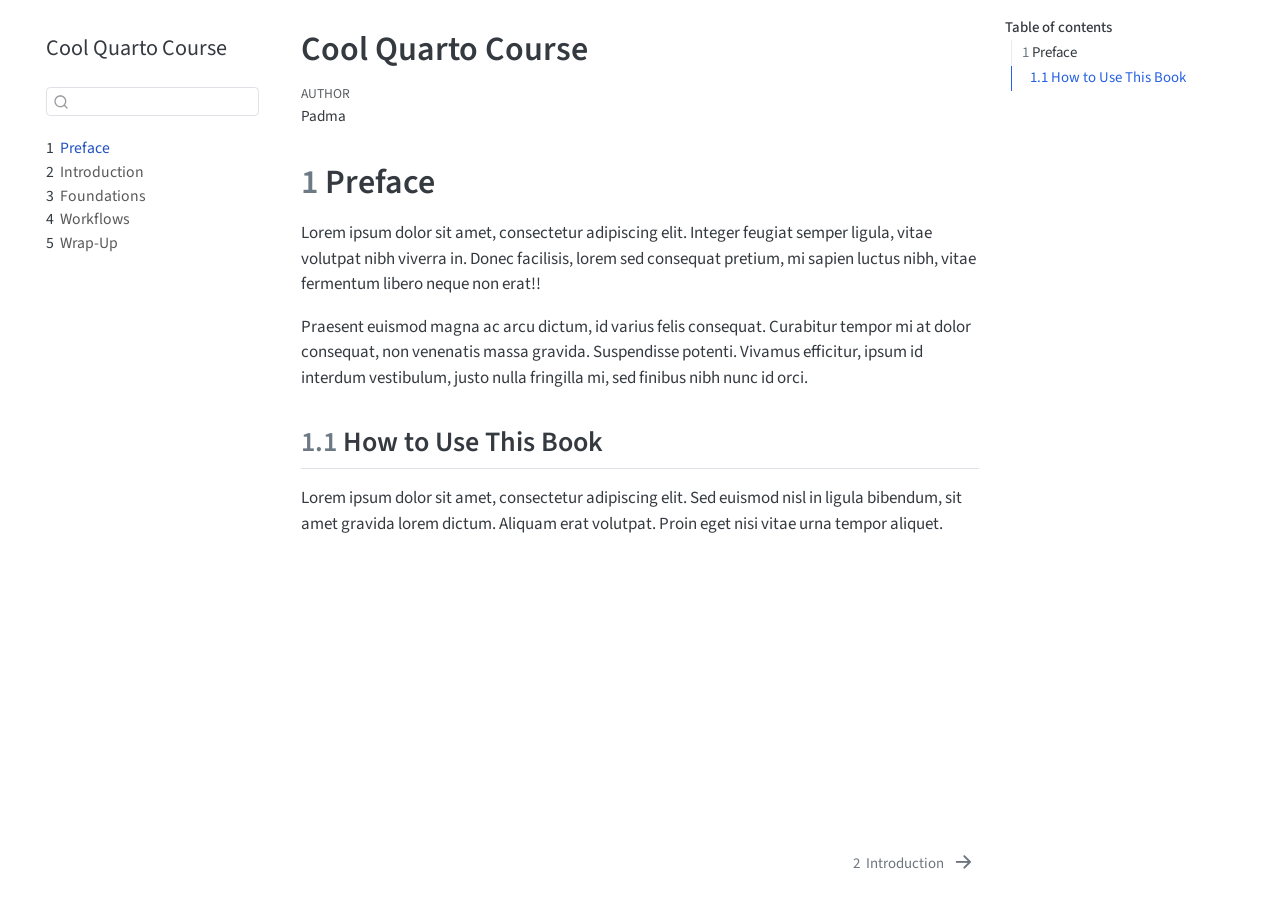
<file: docs/index.html>
<!DOCTYPE html>
<html xmlns="http://www.w3.org/1999/xhtml" lang="en" xml:lang="en"><head>

<meta charset="utf-8">
<meta name="generator" content="quarto-1.8.26">

<meta name="viewport" content="width=device-width, initial-scale=1.0, user-scalable=yes">

<meta name="author" content="Padma">

<title>Cool Quarto Course</title>
<style>
code{white-space: pre-wrap;}
span.smallcaps{font-variant: small-caps;}
div.columns{display: flex; gap: min(4vw, 1.5em);}
div.column{flex: auto; overflow-x: auto;}
div.hanging-indent{margin-left: 1.5em; text-indent: -1.5em;}
ul.task-list{list-style: none;}
ul.task-list li input[type="checkbox"] {
  width: 0.8em;
  margin: 0 0.8em 0.2em -1em; /* quarto-specific, see https://github.com/quarto-dev/quarto-cli/issues/4556 */ 
  vertical-align: middle;
}
</style>


<script src="site_libs/quarto-nav/quarto-nav.js"></script>
<script src="site_libs/quarto-nav/headroom.min.js"></script>
<script src="site_libs/clipboard/clipboard.min.js"></script>
<script src="site_libs/quarto-search/autocomplete.umd.js"></script>
<script src="site_libs/quarto-search/fuse.min.js"></script>
<script src="site_libs/quarto-search/quarto-search.js"></script>
<meta name="quarto:offset" content="./">
<link href="./introduction.html" rel="next">
<script src="site_libs/quarto-html/quarto.js" type="module"></script>
<script src="site_libs/quarto-html/tabsets/tabsets.js" type="module"></script>
<script src="site_libs/quarto-html/axe/axe-check.js" type="module"></script>
<script src="site_libs/quarto-html/popper.min.js"></script>
<script src="site_libs/quarto-html/tippy.umd.min.js"></script>
<script src="site_libs/quarto-html/anchor.min.js"></script>
<link href="site_libs/quarto-html/tippy.css" rel="stylesheet">
<link href="site_libs/quarto-html/quarto-syntax-highlighting-587c61ba64f3a5504c4d52d930310e48.css" rel="stylesheet" id="quarto-text-highlighting-styles">
<script src="site_libs/bootstrap/bootstrap.min.js"></script>
<link href="site_libs/bootstrap/bootstrap-icons.css" rel="stylesheet">
<link href="site_libs/bootstrap/bootstrap-23aac436fb4e878f9b8f2f0c7834cb3e.min.css" rel="stylesheet" append-hash="true" id="quarto-bootstrap" data-mode="light">
<script id="quarto-search-options" type="application/json">{
  "location": "sidebar",
  "copy-button": false,
  "collapse-after": 3,
  "panel-placement": "start",
  "type": "textbox",
  "limit": 50,
  "keyboard-shortcut": [
    "f",
    "/",
    "s"
  ],
  "show-item-context": false,
  "language": {
    "search-no-results-text": "No results",
    "search-matching-documents-text": "matching documents",
    "search-copy-link-title": "Copy link to search",
    "search-hide-matches-text": "Hide additional matches",
    "search-more-match-text": "more match in this document",
    "search-more-matches-text": "more matches in this document",
    "search-clear-button-title": "Clear",
    "search-text-placeholder": "",
    "search-detached-cancel-button-title": "Cancel",
    "search-submit-button-title": "Submit",
    "search-label": "Search"
  }
}</script>


</head>

<body class="nav-sidebar floating quarto-light">

<div id="quarto-search-results"></div>
  <header id="quarto-header" class="headroom fixed-top">
  <nav class="quarto-secondary-nav">
    <div class="container-fluid d-flex">
      <button type="button" class="quarto-btn-toggle btn" data-bs-toggle="collapse" role="button" data-bs-target=".quarto-sidebar-collapse-item" aria-controls="quarto-sidebar" aria-expanded="false" aria-label="Toggle sidebar navigation" onclick="if (window.quartoToggleHeadroom) { window.quartoToggleHeadroom(); }">
        <i class="bi bi-layout-text-sidebar-reverse"></i>
      </button>
        <nav class="quarto-page-breadcrumbs" aria-label="breadcrumb"><ol class="breadcrumb"><li class="breadcrumb-item"><a href="./index.html"><span class="chapter-number">1</span>&nbsp; <span class="chapter-title">Preface</span></a></li></ol></nav>
        <a class="flex-grow-1" role="navigation" data-bs-toggle="collapse" data-bs-target=".quarto-sidebar-collapse-item" aria-controls="quarto-sidebar" aria-expanded="false" aria-label="Toggle sidebar navigation" onclick="if (window.quartoToggleHeadroom) { window.quartoToggleHeadroom(); }">      
        </a>
      <button type="button" class="btn quarto-search-button" aria-label="Search" onclick="window.quartoOpenSearch();">
        <i class="bi bi-search"></i>
      </button>
    </div>
  </nav>
</header>
<!-- content -->
<div id="quarto-content" class="quarto-container page-columns page-rows-contents page-layout-article">
<!-- sidebar -->
  <nav id="quarto-sidebar" class="sidebar collapse collapse-horizontal quarto-sidebar-collapse-item sidebar-navigation floating overflow-auto">
    <div class="pt-lg-2 mt-2 text-left sidebar-header">
    <div class="sidebar-title mb-0 py-0">
      <a href="./">Cool Quarto Course</a> 
    </div>
      </div>
        <div class="mt-2 flex-shrink-0 align-items-center">
        <div class="sidebar-search">
        <div id="quarto-search" class="" title="Search"></div>
        </div>
        </div>
    <div class="sidebar-menu-container"> 
    <ul class="list-unstyled mt-1">
        <li class="sidebar-item">
  <div class="sidebar-item-container"> 
  <a href="./index.html" class="sidebar-item-text sidebar-link active">
 <span class="menu-text"><span class="chapter-number">1</span>&nbsp; <span class="chapter-title">Preface</span></span></a>
  </div>
</li>
        <li class="sidebar-item">
  <div class="sidebar-item-container"> 
  <a href="./introduction.html" class="sidebar-item-text sidebar-link">
 <span class="menu-text"><span class="chapter-number">2</span>&nbsp; <span class="chapter-title">Introduction</span></span></a>
  </div>
</li>
        <li class="sidebar-item">
  <div class="sidebar-item-container"> 
  <a href="./foundations.html" class="sidebar-item-text sidebar-link">
 <span class="menu-text"><span class="chapter-number">3</span>&nbsp; <span class="chapter-title">Foundations</span></span></a>
  </div>
</li>
        <li class="sidebar-item">
  <div class="sidebar-item-container"> 
  <a href="./workflows.html" class="sidebar-item-text sidebar-link">
 <span class="menu-text"><span class="chapter-number">4</span>&nbsp; <span class="chapter-title">Workflows</span></span></a>
  </div>
</li>
        <li class="sidebar-item">
  <div class="sidebar-item-container"> 
  <a href="./wrap-up.html" class="sidebar-item-text sidebar-link">
 <span class="menu-text"><span class="chapter-number">5</span>&nbsp; <span class="chapter-title">Wrap-Up</span></span></a>
  </div>
</li>
    </ul>
    </div>
</nav>
<div id="quarto-sidebar-glass" class="quarto-sidebar-collapse-item" data-bs-toggle="collapse" data-bs-target=".quarto-sidebar-collapse-item"></div>
<!-- margin-sidebar -->
    <div id="quarto-margin-sidebar" class="sidebar margin-sidebar">
        <nav id="TOC" role="doc-toc" class="toc-active">
    <h2 id="toc-title">Table of contents</h2>
   
  <ul>
  <li><a href="#preface" id="toc-preface" class="nav-link active" data-scroll-target="#preface"><span class="header-section-number">1</span> Preface</a>
  <ul class="collapse">
  <li><a href="#how-to-use-this-book" id="toc-how-to-use-this-book" class="nav-link" data-scroll-target="#how-to-use-this-book"><span class="header-section-number">1.1</span> How to Use This Book</a></li>
  </ul></li>
  </ul>
</nav>
    </div>
<!-- main -->
<main class="content" id="quarto-document-content">

<header id="title-block-header" class="quarto-title-block default">
<div class="quarto-title">
<h1 class="title">Cool Quarto Course</h1>
</div>



<div class="quarto-title-meta">

    <div>
    <div class="quarto-title-meta-heading">Author</div>
    <div class="quarto-title-meta-contents">
             <p>Padma </p>
          </div>
  </div>
    
  
    
  </div>
  


</header>


<section id="preface" class="level1" data-number="1">
<h1 data-number="1"><span class="header-section-number">1</span> Preface</h1>
<p>Lorem ipsum dolor sit amet, consectetur adipiscing elit. Integer feugiat semper ligula, vitae volutpat nibh viverra in. Donec facilisis, lorem sed consequat pretium, mi sapien luctus nibh, vitae fermentum libero neque non erat!!</p>
<p>Praesent euismod magna ac arcu dictum, id varius felis consequat. Curabitur tempor mi at dolor consequat, non venenatis massa gravida. Suspendisse potenti. Vivamus efficitur, ipsum id interdum vestibulum, justo nulla fringilla mi, sed finibus nibh nunc id orci.</p>
<section id="how-to-use-this-book" class="level2" data-number="1.1">
<h2 data-number="1.1" class="anchored" data-anchor-id="how-to-use-this-book"><span class="header-section-number">1.1</span> How to Use This Book</h2>
<p>Lorem ipsum dolor sit amet, consectetur adipiscing elit. Sed euismod nisl in ligula bibendum, sit amet gravida lorem dictum. Aliquam erat volutpat. Proin eget nisi vitae urna tempor aliquet.</p>


</section>
</section>

</main> <!-- /main -->
<script id="quarto-html-after-body" type="application/javascript">
  window.document.addEventListener("DOMContentLoaded", function (event) {
    const icon = "";
    const anchorJS = new window.AnchorJS();
    anchorJS.options = {
      placement: 'right',
      icon: icon
    };
    anchorJS.add('.anchored');
    const isCodeAnnotation = (el) => {
      for (const clz of el.classList) {
        if (clz.startsWith('code-annotation-')) {                     
          return true;
        }
      }
      return false;
    }
    const onCopySuccess = function(e) {
      // button target
      const button = e.trigger;
      // don't keep focus
      button.blur();
      // flash "checked"
      button.classList.add('code-copy-button-checked');
      var currentTitle = button.getAttribute("title");
      button.setAttribute("title", "Copied!");
      let tooltip;
      if (window.bootstrap) {
        button.setAttribute("data-bs-toggle", "tooltip");
        button.setAttribute("data-bs-placement", "left");
        button.setAttribute("data-bs-title", "Copied!");
        tooltip = new bootstrap.Tooltip(button, 
          { trigger: "manual", 
            customClass: "code-copy-button-tooltip",
            offset: [0, -8]});
        tooltip.show();    
      }
      setTimeout(function() {
        if (tooltip) {
          tooltip.hide();
          button.removeAttribute("data-bs-title");
          button.removeAttribute("data-bs-toggle");
          button.removeAttribute("data-bs-placement");
        }
        button.setAttribute("title", currentTitle);
        button.classList.remove('code-copy-button-checked');
      }, 1000);
      // clear code selection
      e.clearSelection();
    }
    const getTextToCopy = function(trigger) {
      const outerScaffold = trigger.parentElement.cloneNode(true);
      const codeEl = outerScaffold.querySelector('code');
      for (const childEl of codeEl.children) {
        if (isCodeAnnotation(childEl)) {
          childEl.remove();
        }
      }
      return codeEl.innerText;
    }
    const clipboard = new window.ClipboardJS('.code-copy-button:not([data-in-quarto-modal])', {
      text: getTextToCopy
    });
    clipboard.on('success', onCopySuccess);
    if (window.document.getElementById('quarto-embedded-source-code-modal')) {
      const clipboardModal = new window.ClipboardJS('.code-copy-button[data-in-quarto-modal]', {
        text: getTextToCopy,
        container: window.document.getElementById('quarto-embedded-source-code-modal')
      });
      clipboardModal.on('success', onCopySuccess);
    }
      var localhostRegex = new RegExp(/^(?:http|https):\/\/localhost\:?[0-9]*\//);
      var mailtoRegex = new RegExp(/^mailto:/);
        var filterRegex = new RegExp('/' + window.location.host + '/');
      var isInternal = (href) => {
          return filterRegex.test(href) || localhostRegex.test(href) || mailtoRegex.test(href);
      }
      // Inspect non-navigation links and adorn them if external
     var links = window.document.querySelectorAll('a[href]:not(.nav-link):not(.navbar-brand):not(.toc-action):not(.sidebar-link):not(.sidebar-item-toggle):not(.pagination-link):not(.no-external):not([aria-hidden]):not(.dropdown-item):not(.quarto-navigation-tool):not(.about-link)');
      for (var i=0; i<links.length; i++) {
        const link = links[i];
        if (!isInternal(link.href)) {
          // undo the damage that might have been done by quarto-nav.js in the case of
          // links that we want to consider external
          if (link.dataset.originalHref !== undefined) {
            link.href = link.dataset.originalHref;
          }
        }
      }
    function tippyHover(el, contentFn, onTriggerFn, onUntriggerFn) {
      const config = {
        allowHTML: true,
        maxWidth: 500,
        delay: 100,
        arrow: false,
        appendTo: function(el) {
            return el.parentElement;
        },
        interactive: true,
        interactiveBorder: 10,
        theme: 'quarto',
        placement: 'bottom-start',
      };
      if (contentFn) {
        config.content = contentFn;
      }
      if (onTriggerFn) {
        config.onTrigger = onTriggerFn;
      }
      if (onUntriggerFn) {
        config.onUntrigger = onUntriggerFn;
      }
      window.tippy(el, config); 
    }
    const noterefs = window.document.querySelectorAll('a[role="doc-noteref"]');
    for (var i=0; i<noterefs.length; i++) {
      const ref = noterefs[i];
      tippyHover(ref, function() {
        // use id or data attribute instead here
        let href = ref.getAttribute('data-footnote-href') || ref.getAttribute('href');
        try { href = new URL(href).hash; } catch {}
        const id = href.replace(/^#\/?/, "");
        const note = window.document.getElementById(id);
        if (note) {
          return note.innerHTML;
        } else {
          return "";
        }
      });
    }
    const xrefs = window.document.querySelectorAll('a.quarto-xref');
    const processXRef = (id, note) => {
      // Strip column container classes
      const stripColumnClz = (el) => {
        el.classList.remove("page-full", "page-columns");
        if (el.children) {
          for (const child of el.children) {
            stripColumnClz(child);
          }
        }
      }
      stripColumnClz(note)
      if (id === null || id.startsWith('sec-')) {
        // Special case sections, only their first couple elements
        const container = document.createElement("div");
        if (note.children && note.children.length > 2) {
          container.appendChild(note.children[0].cloneNode(true));
          for (let i = 1; i < note.children.length; i++) {
            const child = note.children[i];
            if (child.tagName === "P" && child.innerText === "") {
              continue;
            } else {
              container.appendChild(child.cloneNode(true));
              break;
            }
          }
          if (window.Quarto?.typesetMath) {
            window.Quarto.typesetMath(container);
          }
          return container.innerHTML
        } else {
          if (window.Quarto?.typesetMath) {
            window.Quarto.typesetMath(note);
          }
          return note.innerHTML;
        }
      } else {
        // Remove any anchor links if they are present
        const anchorLink = note.querySelector('a.anchorjs-link');
        if (anchorLink) {
          anchorLink.remove();
        }
        if (window.Quarto?.typesetMath) {
          window.Quarto.typesetMath(note);
        }
        if (note.classList.contains("callout")) {
          return note.outerHTML;
        } else {
          return note.innerHTML;
        }
      }
    }
    for (var i=0; i<xrefs.length; i++) {
      const xref = xrefs[i];
      tippyHover(xref, undefined, function(instance) {
        instance.disable();
        let url = xref.getAttribute('href');
        let hash = undefined; 
        if (url.startsWith('#')) {
          hash = url;
        } else {
          try { hash = new URL(url).hash; } catch {}
        }
        if (hash) {
          const id = hash.replace(/^#\/?/, "");
          const note = window.document.getElementById(id);
          if (note !== null) {
            try {
              const html = processXRef(id, note.cloneNode(true));
              instance.setContent(html);
            } finally {
              instance.enable();
              instance.show();
            }
          } else {
            // See if we can fetch this
            fetch(url.split('#')[0])
            .then(res => res.text())
            .then(html => {
              const parser = new DOMParser();
              const htmlDoc = parser.parseFromString(html, "text/html");
              const note = htmlDoc.getElementById(id);
              if (note !== null) {
                const html = processXRef(id, note);
                instance.setContent(html);
              } 
            }).finally(() => {
              instance.enable();
              instance.show();
            });
          }
        } else {
          // See if we can fetch a full url (with no hash to target)
          // This is a special case and we should probably do some content thinning / targeting
          fetch(url)
          .then(res => res.text())
          .then(html => {
            const parser = new DOMParser();
            const htmlDoc = parser.parseFromString(html, "text/html");
            const note = htmlDoc.querySelector('main.content');
            if (note !== null) {
              // This should only happen for chapter cross references
              // (since there is no id in the URL)
              // remove the first header
              if (note.children.length > 0 && note.children[0].tagName === "HEADER") {
                note.children[0].remove();
              }
              const html = processXRef(null, note);
              instance.setContent(html);
            } 
          }).finally(() => {
            instance.enable();
            instance.show();
          });
        }
      }, function(instance) {
      });
    }
        let selectedAnnoteEl;
        const selectorForAnnotation = ( cell, annotation) => {
          let cellAttr = 'data-code-cell="' + cell + '"';
          let lineAttr = 'data-code-annotation="' +  annotation + '"';
          const selector = 'span[' + cellAttr + '][' + lineAttr + ']';
          return selector;
        }
        const selectCodeLines = (annoteEl) => {
          const doc = window.document;
          const targetCell = annoteEl.getAttribute("data-target-cell");
          const targetAnnotation = annoteEl.getAttribute("data-target-annotation");
          const annoteSpan = window.document.querySelector(selectorForAnnotation(targetCell, targetAnnotation));
          const lines = annoteSpan.getAttribute("data-code-lines").split(",");
          const lineIds = lines.map((line) => {
            return targetCell + "-" + line;
          })
          let top = null;
          let height = null;
          let parent = null;
          if (lineIds.length > 0) {
              //compute the position of the single el (top and bottom and make a div)
              const el = window.document.getElementById(lineIds[0]);
              top = el.offsetTop;
              height = el.offsetHeight;
              parent = el.parentElement.parentElement;
            if (lineIds.length > 1) {
              const lastEl = window.document.getElementById(lineIds[lineIds.length - 1]);
              const bottom = lastEl.offsetTop + lastEl.offsetHeight;
              height = bottom - top;
            }
            if (top !== null && height !== null && parent !== null) {
              // cook up a div (if necessary) and position it 
              let div = window.document.getElementById("code-annotation-line-highlight");
              if (div === null) {
                div = window.document.createElement("div");
                div.setAttribute("id", "code-annotation-line-highlight");
                div.style.position = 'absolute';
                parent.appendChild(div);
              }
              div.style.top = top - 2 + "px";
              div.style.height = height + 4 + "px";
              div.style.left = 0;
              let gutterDiv = window.document.getElementById("code-annotation-line-highlight-gutter");
              if (gutterDiv === null) {
                gutterDiv = window.document.createElement("div");
                gutterDiv.setAttribute("id", "code-annotation-line-highlight-gutter");
                gutterDiv.style.position = 'absolute';
                const codeCell = window.document.getElementById(targetCell);
                const gutter = codeCell.querySelector('.code-annotation-gutter');
                gutter.appendChild(gutterDiv);
              }
              gutterDiv.style.top = top - 2 + "px";
              gutterDiv.style.height = height + 4 + "px";
            }
            selectedAnnoteEl = annoteEl;
          }
        };
        const unselectCodeLines = () => {
          const elementsIds = ["code-annotation-line-highlight", "code-annotation-line-highlight-gutter"];
          elementsIds.forEach((elId) => {
            const div = window.document.getElementById(elId);
            if (div) {
              div.remove();
            }
          });
          selectedAnnoteEl = undefined;
        };
          // Handle positioning of the toggle
      window.addEventListener(
        "resize",
        throttle(() => {
          elRect = undefined;
          if (selectedAnnoteEl) {
            selectCodeLines(selectedAnnoteEl);
          }
        }, 10)
      );
      function throttle(fn, ms) {
      let throttle = false;
      let timer;
        return (...args) => {
          if(!throttle) { // first call gets through
              fn.apply(this, args);
              throttle = true;
          } else { // all the others get throttled
              if(timer) clearTimeout(timer); // cancel #2
              timer = setTimeout(() => {
                fn.apply(this, args);
                timer = throttle = false;
              }, ms);
          }
        };
      }
        // Attach click handler to the DT
        const annoteDls = window.document.querySelectorAll('dt[data-target-cell]');
        for (const annoteDlNode of annoteDls) {
          annoteDlNode.addEventListener('click', (event) => {
            const clickedEl = event.target;
            if (clickedEl !== selectedAnnoteEl) {
              unselectCodeLines();
              const activeEl = window.document.querySelector('dt[data-target-cell].code-annotation-active');
              if (activeEl) {
                activeEl.classList.remove('code-annotation-active');
              }
              selectCodeLines(clickedEl);
              clickedEl.classList.add('code-annotation-active');
            } else {
              // Unselect the line
              unselectCodeLines();
              clickedEl.classList.remove('code-annotation-active');
            }
          });
        }
    const findCites = (el) => {
      const parentEl = el.parentElement;
      if (parentEl) {
        const cites = parentEl.dataset.cites;
        if (cites) {
          return {
            el,
            cites: cites.split(' ')
          };
        } else {
          return findCites(el.parentElement)
        }
      } else {
        return undefined;
      }
    };
    var bibliorefs = window.document.querySelectorAll('a[role="doc-biblioref"]');
    for (var i=0; i<bibliorefs.length; i++) {
      const ref = bibliorefs[i];
      const citeInfo = findCites(ref);
      if (citeInfo) {
        tippyHover(citeInfo.el, function() {
          var popup = window.document.createElement('div');
          citeInfo.cites.forEach(function(cite) {
            var citeDiv = window.document.createElement('div');
            citeDiv.classList.add('hanging-indent');
            citeDiv.classList.add('csl-entry');
            var biblioDiv = window.document.getElementById('ref-' + cite);
            if (biblioDiv) {
              citeDiv.innerHTML = biblioDiv.innerHTML;
            }
            popup.appendChild(citeDiv);
          });
          return popup.innerHTML;
        });
      }
    }
  });
  </script>
<nav class="page-navigation">
  <div class="nav-page nav-page-previous">
  </div>
  <div class="nav-page nav-page-next">
      <a href="./introduction.html" class="pagination-link" aria-label="Introduction">
        <span class="nav-page-text"><span class="chapter-number">2</span>&nbsp; <span class="chapter-title">Introduction</span></span> <i class="bi bi-arrow-right-short"></i>
      </a>
  </div>
</nav>
</div> <!-- /content -->




</body></html>
</file>
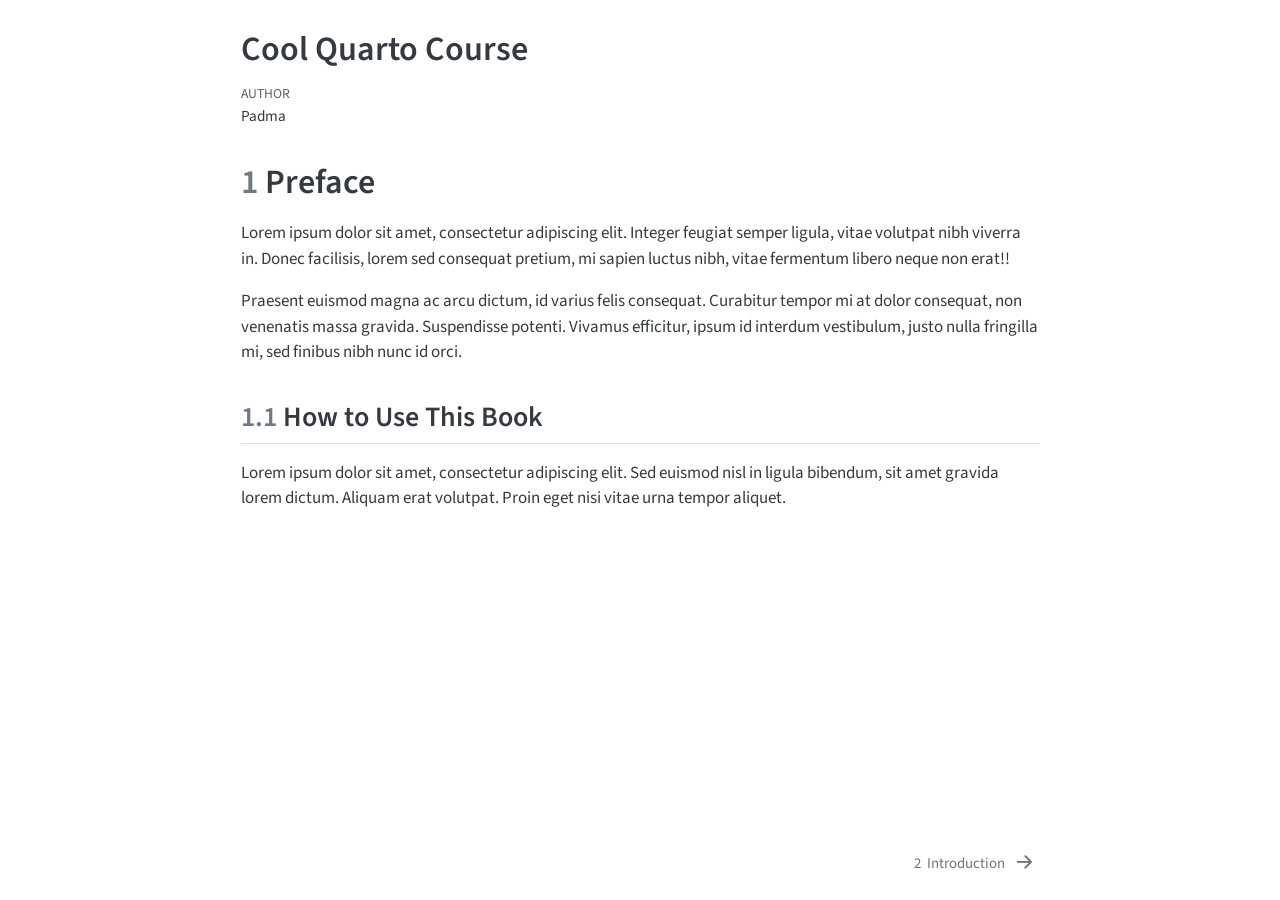
<file: docs/no_toc/index.html>
<!DOCTYPE html>
<html xmlns="http://www.w3.org/1999/xhtml" lang="en" xml:lang="en"><head>

<meta charset="utf-8">
<meta name="generator" content="quarto-1.8.26">

<meta name="viewport" content="width=device-width, initial-scale=1.0, user-scalable=yes">

<meta name="author" content="Padma">

<title>Cool Quarto Course</title>
<style>
code{white-space: pre-wrap;}
span.smallcaps{font-variant: small-caps;}
div.columns{display: flex; gap: min(4vw, 1.5em);}
div.column{flex: auto; overflow-x: auto;}
div.hanging-indent{margin-left: 1.5em; text-indent: -1.5em;}
ul.task-list{list-style: none;}
ul.task-list li input[type="checkbox"] {
  width: 0.8em;
  margin: 0 0.8em 0.2em -1em; /* quarto-specific, see https://github.com/quarto-dev/quarto-cli/issues/4556 */ 
  vertical-align: middle;
}
</style>


<script src="site_libs/quarto-nav/quarto-nav.js"></script>
<script src="site_libs/quarto-nav/headroom.min.js"></script>
<script src="site_libs/clipboard/clipboard.min.js"></script>
<script src="site_libs/quarto-search/autocomplete.umd.js"></script>
<script src="site_libs/quarto-search/fuse.min.js"></script>
<script src="site_libs/quarto-search/quarto-search.js"></script>
<meta name="quarto:offset" content="./">
<link href="./introduction.html" rel="next">
<script src="site_libs/quarto-html/quarto.js" type="module"></script>
<script src="site_libs/quarto-html/tabsets/tabsets.js" type="module"></script>
<script src="site_libs/quarto-html/axe/axe-check.js" type="module"></script>
<script src="site_libs/quarto-html/popper.min.js"></script>
<script src="site_libs/quarto-html/tippy.umd.min.js"></script>
<script src="site_libs/quarto-html/anchor.min.js"></script>
<link href="site_libs/quarto-html/tippy.css" rel="stylesheet">
<link href="site_libs/quarto-html/quarto-syntax-highlighting-587c61ba64f3a5504c4d52d930310e48.css" rel="stylesheet" id="quarto-text-highlighting-styles">
<script src="site_libs/bootstrap/bootstrap.min.js"></script>
<link href="site_libs/bootstrap/bootstrap-icons.css" rel="stylesheet">
<link href="site_libs/bootstrap/bootstrap-23aac436fb4e878f9b8f2f0c7834cb3e.min.css" rel="stylesheet" append-hash="true" id="quarto-bootstrap" data-mode="light">
<script id="quarto-search-options" type="application/json">{
  "location": "sidebar",
  "copy-button": false,
  "collapse-after": 3,
  "panel-placement": "start",
  "type": "textbox",
  "limit": 50,
  "keyboard-shortcut": [
    "f",
    "/",
    "s"
  ],
  "show-item-context": false,
  "language": {
    "search-no-results-text": "No results",
    "search-matching-documents-text": "matching documents",
    "search-copy-link-title": "Copy link to search",
    "search-hide-matches-text": "Hide additional matches",
    "search-more-match-text": "more match in this document",
    "search-more-matches-text": "more matches in this document",
    "search-clear-button-title": "Clear",
    "search-text-placeholder": "",
    "search-detached-cancel-button-title": "Cancel",
    "search-submit-button-title": "Submit",
    "search-label": "Search"
  }
}</script>


</head>

<body class="fullcontent quarto-light">

<div id="quarto-search-results"></div>
<!-- content -->
<div id="quarto-content" class="quarto-container page-columns page-rows-contents page-layout-article">
<!-- sidebar -->
<!-- margin-sidebar -->
    
<!-- main -->
<main class="content" id="quarto-document-content">

<header id="title-block-header" class="quarto-title-block default">
<div class="quarto-title">
<h1 class="title">Cool Quarto Course</h1>
</div>



<div class="quarto-title-meta">

    <div>
    <div class="quarto-title-meta-heading">Author</div>
    <div class="quarto-title-meta-contents">
             <p>Padma </p>
          </div>
  </div>
    
  
    
  </div>
  


</header>


<section id="preface" class="level1" data-number="1">
<h1 data-number="1"><span class="header-section-number">1</span> Preface</h1>
<p>Lorem ipsum dolor sit amet, consectetur adipiscing elit. Integer feugiat semper ligula, vitae volutpat nibh viverra in. Donec facilisis, lorem sed consequat pretium, mi sapien luctus nibh, vitae fermentum libero neque non erat!!</p>
<p>Praesent euismod magna ac arcu dictum, id varius felis consequat. Curabitur tempor mi at dolor consequat, non venenatis massa gravida. Suspendisse potenti. Vivamus efficitur, ipsum id interdum vestibulum, justo nulla fringilla mi, sed finibus nibh nunc id orci.</p>
<section id="how-to-use-this-book" class="level2" data-number="1.1">
<h2 data-number="1.1" class="anchored" data-anchor-id="how-to-use-this-book"><span class="header-section-number">1.1</span> How to Use This Book</h2>
<p>Lorem ipsum dolor sit amet, consectetur adipiscing elit. Sed euismod nisl in ligula bibendum, sit amet gravida lorem dictum. Aliquam erat volutpat. Proin eget nisi vitae urna tempor aliquet.</p>


</section>
</section>

</main> <!-- /main -->
<script id="quarto-html-after-body" type="application/javascript">
  window.document.addEventListener("DOMContentLoaded", function (event) {
    const icon = "";
    const anchorJS = new window.AnchorJS();
    anchorJS.options = {
      placement: 'right',
      icon: icon
    };
    anchorJS.add('.anchored');
    const isCodeAnnotation = (el) => {
      for (const clz of el.classList) {
        if (clz.startsWith('code-annotation-')) {                     
          return true;
        }
      }
      return false;
    }
    const onCopySuccess = function(e) {
      // button target
      const button = e.trigger;
      // don't keep focus
      button.blur();
      // flash "checked"
      button.classList.add('code-copy-button-checked');
      var currentTitle = button.getAttribute("title");
      button.setAttribute("title", "Copied!");
      let tooltip;
      if (window.bootstrap) {
        button.setAttribute("data-bs-toggle", "tooltip");
        button.setAttribute("data-bs-placement", "left");
        button.setAttribute("data-bs-title", "Copied!");
        tooltip = new bootstrap.Tooltip(button, 
          { trigger: "manual", 
            customClass: "code-copy-button-tooltip",
            offset: [0, -8]});
        tooltip.show();    
      }
      setTimeout(function() {
        if (tooltip) {
          tooltip.hide();
          button.removeAttribute("data-bs-title");
          button.removeAttribute("data-bs-toggle");
          button.removeAttribute("data-bs-placement");
        }
        button.setAttribute("title", currentTitle);
        button.classList.remove('code-copy-button-checked');
      }, 1000);
      // clear code selection
      e.clearSelection();
    }
    const getTextToCopy = function(trigger) {
      const outerScaffold = trigger.parentElement.cloneNode(true);
      const codeEl = outerScaffold.querySelector('code');
      for (const childEl of codeEl.children) {
        if (isCodeAnnotation(childEl)) {
          childEl.remove();
        }
      }
      return codeEl.innerText;
    }
    const clipboard = new window.ClipboardJS('.code-copy-button:not([data-in-quarto-modal])', {
      text: getTextToCopy
    });
    clipboard.on('success', onCopySuccess);
    if (window.document.getElementById('quarto-embedded-source-code-modal')) {
      const clipboardModal = new window.ClipboardJS('.code-copy-button[data-in-quarto-modal]', {
        text: getTextToCopy,
        container: window.document.getElementById('quarto-embedded-source-code-modal')
      });
      clipboardModal.on('success', onCopySuccess);
    }
      var localhostRegex = new RegExp(/^(?:http|https):\/\/localhost\:?[0-9]*\//);
      var mailtoRegex = new RegExp(/^mailto:/);
        var filterRegex = new RegExp('/' + window.location.host + '/');
      var isInternal = (href) => {
          return filterRegex.test(href) || localhostRegex.test(href) || mailtoRegex.test(href);
      }
      // Inspect non-navigation links and adorn them if external
     var links = window.document.querySelectorAll('a[href]:not(.nav-link):not(.navbar-brand):not(.toc-action):not(.sidebar-link):not(.sidebar-item-toggle):not(.pagination-link):not(.no-external):not([aria-hidden]):not(.dropdown-item):not(.quarto-navigation-tool):not(.about-link)');
      for (var i=0; i<links.length; i++) {
        const link = links[i];
        if (!isInternal(link.href)) {
          // undo the damage that might have been done by quarto-nav.js in the case of
          // links that we want to consider external
          if (link.dataset.originalHref !== undefined) {
            link.href = link.dataset.originalHref;
          }
        }
      }
    function tippyHover(el, contentFn, onTriggerFn, onUntriggerFn) {
      const config = {
        allowHTML: true,
        maxWidth: 500,
        delay: 100,
        arrow: false,
        appendTo: function(el) {
            return el.parentElement;
        },
        interactive: true,
        interactiveBorder: 10,
        theme: 'quarto',
        placement: 'bottom-start',
      };
      if (contentFn) {
        config.content = contentFn;
      }
      if (onTriggerFn) {
        config.onTrigger = onTriggerFn;
      }
      if (onUntriggerFn) {
        config.onUntrigger = onUntriggerFn;
      }
      window.tippy(el, config); 
    }
    const noterefs = window.document.querySelectorAll('a[role="doc-noteref"]');
    for (var i=0; i<noterefs.length; i++) {
      const ref = noterefs[i];
      tippyHover(ref, function() {
        // use id or data attribute instead here
        let href = ref.getAttribute('data-footnote-href') || ref.getAttribute('href');
        try { href = new URL(href).hash; } catch {}
        const id = href.replace(/^#\/?/, "");
        const note = window.document.getElementById(id);
        if (note) {
          return note.innerHTML;
        } else {
          return "";
        }
      });
    }
    const xrefs = window.document.querySelectorAll('a.quarto-xref');
    const processXRef = (id, note) => {
      // Strip column container classes
      const stripColumnClz = (el) => {
        el.classList.remove("page-full", "page-columns");
        if (el.children) {
          for (const child of el.children) {
            stripColumnClz(child);
          }
        }
      }
      stripColumnClz(note)
      if (id === null || id.startsWith('sec-')) {
        // Special case sections, only their first couple elements
        const container = document.createElement("div");
        if (note.children && note.children.length > 2) {
          container.appendChild(note.children[0].cloneNode(true));
          for (let i = 1; i < note.children.length; i++) {
            const child = note.children[i];
            if (child.tagName === "P" && child.innerText === "") {
              continue;
            } else {
              container.appendChild(child.cloneNode(true));
              break;
            }
          }
          if (window.Quarto?.typesetMath) {
            window.Quarto.typesetMath(container);
          }
          return container.innerHTML
        } else {
          if (window.Quarto?.typesetMath) {
            window.Quarto.typesetMath(note);
          }
          return note.innerHTML;
        }
      } else {
        // Remove any anchor links if they are present
        const anchorLink = note.querySelector('a.anchorjs-link');
        if (anchorLink) {
          anchorLink.remove();
        }
        if (window.Quarto?.typesetMath) {
          window.Quarto.typesetMath(note);
        }
        if (note.classList.contains("callout")) {
          return note.outerHTML;
        } else {
          return note.innerHTML;
        }
      }
    }
    for (var i=0; i<xrefs.length; i++) {
      const xref = xrefs[i];
      tippyHover(xref, undefined, function(instance) {
        instance.disable();
        let url = xref.getAttribute('href');
        let hash = undefined; 
        if (url.startsWith('#')) {
          hash = url;
        } else {
          try { hash = new URL(url).hash; } catch {}
        }
        if (hash) {
          const id = hash.replace(/^#\/?/, "");
          const note = window.document.getElementById(id);
          if (note !== null) {
            try {
              const html = processXRef(id, note.cloneNode(true));
              instance.setContent(html);
            } finally {
              instance.enable();
              instance.show();
            }
          } else {
            // See if we can fetch this
            fetch(url.split('#')[0])
            .then(res => res.text())
            .then(html => {
              const parser = new DOMParser();
              const htmlDoc = parser.parseFromString(html, "text/html");
              const note = htmlDoc.getElementById(id);
              if (note !== null) {
                const html = processXRef(id, note);
                instance.setContent(html);
              } 
            }).finally(() => {
              instance.enable();
              instance.show();
            });
          }
        } else {
          // See if we can fetch a full url (with no hash to target)
          // This is a special case and we should probably do some content thinning / targeting
          fetch(url)
          .then(res => res.text())
          .then(html => {
            const parser = new DOMParser();
            const htmlDoc = parser.parseFromString(html, "text/html");
            const note = htmlDoc.querySelector('main.content');
            if (note !== null) {
              // This should only happen for chapter cross references
              // (since there is no id in the URL)
              // remove the first header
              if (note.children.length > 0 && note.children[0].tagName === "HEADER") {
                note.children[0].remove();
              }
              const html = processXRef(null, note);
              instance.setContent(html);
            } 
          }).finally(() => {
            instance.enable();
            instance.show();
          });
        }
      }, function(instance) {
      });
    }
        let selectedAnnoteEl;
        const selectorForAnnotation = ( cell, annotation) => {
          let cellAttr = 'data-code-cell="' + cell + '"';
          let lineAttr = 'data-code-annotation="' +  annotation + '"';
          const selector = 'span[' + cellAttr + '][' + lineAttr + ']';
          return selector;
        }
        const selectCodeLines = (annoteEl) => {
          const doc = window.document;
          const targetCell = annoteEl.getAttribute("data-target-cell");
          const targetAnnotation = annoteEl.getAttribute("data-target-annotation");
          const annoteSpan = window.document.querySelector(selectorForAnnotation(targetCell, targetAnnotation));
          const lines = annoteSpan.getAttribute("data-code-lines").split(",");
          const lineIds = lines.map((line) => {
            return targetCell + "-" + line;
          })
          let top = null;
          let height = null;
          let parent = null;
          if (lineIds.length > 0) {
              //compute the position of the single el (top and bottom and make a div)
              const el = window.document.getElementById(lineIds[0]);
              top = el.offsetTop;
              height = el.offsetHeight;
              parent = el.parentElement.parentElement;
            if (lineIds.length > 1) {
              const lastEl = window.document.getElementById(lineIds[lineIds.length - 1]);
              const bottom = lastEl.offsetTop + lastEl.offsetHeight;
              height = bottom - top;
            }
            if (top !== null && height !== null && parent !== null) {
              // cook up a div (if necessary) and position it 
              let div = window.document.getElementById("code-annotation-line-highlight");
              if (div === null) {
                div = window.document.createElement("div");
                div.setAttribute("id", "code-annotation-line-highlight");
                div.style.position = 'absolute';
                parent.appendChild(div);
              }
              div.style.top = top - 2 + "px";
              div.style.height = height + 4 + "px";
              div.style.left = 0;
              let gutterDiv = window.document.getElementById("code-annotation-line-highlight-gutter");
              if (gutterDiv === null) {
                gutterDiv = window.document.createElement("div");
                gutterDiv.setAttribute("id", "code-annotation-line-highlight-gutter");
                gutterDiv.style.position = 'absolute';
                const codeCell = window.document.getElementById(targetCell);
                const gutter = codeCell.querySelector('.code-annotation-gutter');
                gutter.appendChild(gutterDiv);
              }
              gutterDiv.style.top = top - 2 + "px";
              gutterDiv.style.height = height + 4 + "px";
            }
            selectedAnnoteEl = annoteEl;
          }
        };
        const unselectCodeLines = () => {
          const elementsIds = ["code-annotation-line-highlight", "code-annotation-line-highlight-gutter"];
          elementsIds.forEach((elId) => {
            const div = window.document.getElementById(elId);
            if (div) {
              div.remove();
            }
          });
          selectedAnnoteEl = undefined;
        };
          // Handle positioning of the toggle
      window.addEventListener(
        "resize",
        throttle(() => {
          elRect = undefined;
          if (selectedAnnoteEl) {
            selectCodeLines(selectedAnnoteEl);
          }
        }, 10)
      );
      function throttle(fn, ms) {
      let throttle = false;
      let timer;
        return (...args) => {
          if(!throttle) { // first call gets through
              fn.apply(this, args);
              throttle = true;
          } else { // all the others get throttled
              if(timer) clearTimeout(timer); // cancel #2
              timer = setTimeout(() => {
                fn.apply(this, args);
                timer = throttle = false;
              }, ms);
          }
        };
      }
        // Attach click handler to the DT
        const annoteDls = window.document.querySelectorAll('dt[data-target-cell]');
        for (const annoteDlNode of annoteDls) {
          annoteDlNode.addEventListener('click', (event) => {
            const clickedEl = event.target;
            if (clickedEl !== selectedAnnoteEl) {
              unselectCodeLines();
              const activeEl = window.document.querySelector('dt[data-target-cell].code-annotation-active');
              if (activeEl) {
                activeEl.classList.remove('code-annotation-active');
              }
              selectCodeLines(clickedEl);
              clickedEl.classList.add('code-annotation-active');
            } else {
              // Unselect the line
              unselectCodeLines();
              clickedEl.classList.remove('code-annotation-active');
            }
          });
        }
    const findCites = (el) => {
      const parentEl = el.parentElement;
      if (parentEl) {
        const cites = parentEl.dataset.cites;
        if (cites) {
          return {
            el,
            cites: cites.split(' ')
          };
        } else {
          return findCites(el.parentElement)
        }
      } else {
        return undefined;
      }
    };
    var bibliorefs = window.document.querySelectorAll('a[role="doc-biblioref"]');
    for (var i=0; i<bibliorefs.length; i++) {
      const ref = bibliorefs[i];
      const citeInfo = findCites(ref);
      if (citeInfo) {
        tippyHover(citeInfo.el, function() {
          var popup = window.document.createElement('div');
          citeInfo.cites.forEach(function(cite) {
            var citeDiv = window.document.createElement('div');
            citeDiv.classList.add('hanging-indent');
            citeDiv.classList.add('csl-entry');
            var biblioDiv = window.document.getElementById('ref-' + cite);
            if (biblioDiv) {
              citeDiv.innerHTML = biblioDiv.innerHTML;
            }
            popup.appendChild(citeDiv);
          });
          return popup.innerHTML;
        });
      }
    }
  });
  </script>
<nav class="page-navigation">
  <div class="nav-page nav-page-previous">
  </div>
  <div class="nav-page nav-page-next">
      <a href="./introduction.html" class="pagination-link" aria-label="Introduction">
        <span class="nav-page-text"><span class="chapter-number">2</span>&nbsp; <span class="chapter-title">Introduction</span></span> <i class="bi bi-arrow-right-short"></i>
      </a>
  </div>
</nav>
</div> <!-- /content -->




</body></html>
</file>
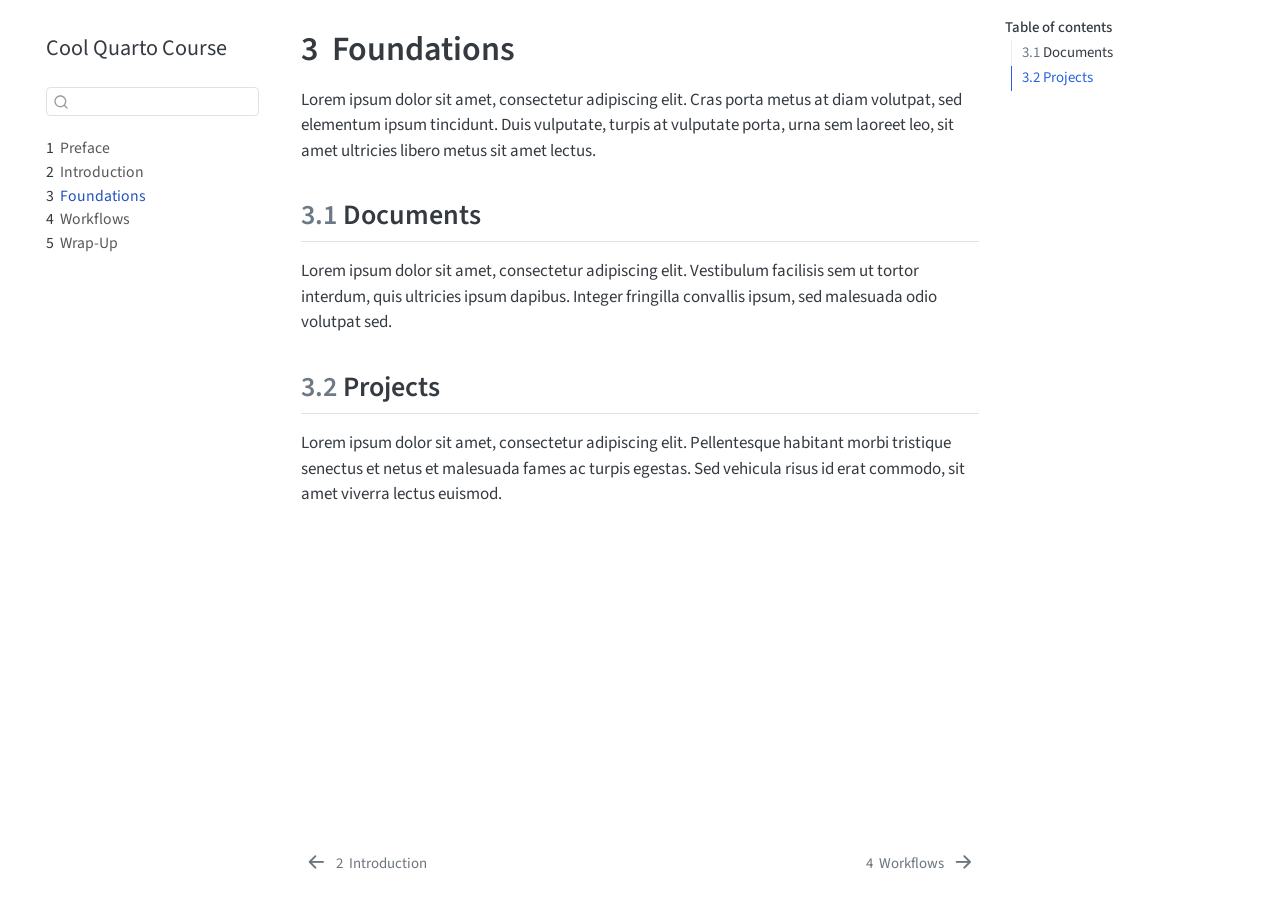
<file: docs/foundations.html>
<!DOCTYPE html>
<html xmlns="http://www.w3.org/1999/xhtml" lang="en" xml:lang="en"><head>

<meta charset="utf-8">
<meta name="generator" content="quarto-1.8.26">

<meta name="viewport" content="width=device-width, initial-scale=1.0, user-scalable=yes">


<title>3&nbsp; Foundations – Cool Quarto Course</title>
<style>
code{white-space: pre-wrap;}
span.smallcaps{font-variant: small-caps;}
div.columns{display: flex; gap: min(4vw, 1.5em);}
div.column{flex: auto; overflow-x: auto;}
div.hanging-indent{margin-left: 1.5em; text-indent: -1.5em;}
ul.task-list{list-style: none;}
ul.task-list li input[type="checkbox"] {
  width: 0.8em;
  margin: 0 0.8em 0.2em -1em; /* quarto-specific, see https://github.com/quarto-dev/quarto-cli/issues/4556 */ 
  vertical-align: middle;
}
</style>


<script src="site_libs/quarto-nav/quarto-nav.js"></script>
<script src="site_libs/quarto-nav/headroom.min.js"></script>
<script src="site_libs/clipboard/clipboard.min.js"></script>
<script src="site_libs/quarto-search/autocomplete.umd.js"></script>
<script src="site_libs/quarto-search/fuse.min.js"></script>
<script src="site_libs/quarto-search/quarto-search.js"></script>
<meta name="quarto:offset" content="./">
<link href="./workflows.html" rel="next">
<link href="./introduction.html" rel="prev">
<script src="site_libs/quarto-html/quarto.js" type="module"></script>
<script src="site_libs/quarto-html/tabsets/tabsets.js" type="module"></script>
<script src="site_libs/quarto-html/axe/axe-check.js" type="module"></script>
<script src="site_libs/quarto-html/popper.min.js"></script>
<script src="site_libs/quarto-html/tippy.umd.min.js"></script>
<script src="site_libs/quarto-html/anchor.min.js"></script>
<link href="site_libs/quarto-html/tippy.css" rel="stylesheet">
<link href="site_libs/quarto-html/quarto-syntax-highlighting-587c61ba64f3a5504c4d52d930310e48.css" rel="stylesheet" id="quarto-text-highlighting-styles">
<script src="site_libs/bootstrap/bootstrap.min.js"></script>
<link href="site_libs/bootstrap/bootstrap-icons.css" rel="stylesheet">
<link href="site_libs/bootstrap/bootstrap-23aac436fb4e878f9b8f2f0c7834cb3e.min.css" rel="stylesheet" append-hash="true" id="quarto-bootstrap" data-mode="light">
<script id="quarto-search-options" type="application/json">{
  "location": "sidebar",
  "copy-button": false,
  "collapse-after": 3,
  "panel-placement": "start",
  "type": "textbox",
  "limit": 50,
  "keyboard-shortcut": [
    "f",
    "/",
    "s"
  ],
  "show-item-context": false,
  "language": {
    "search-no-results-text": "No results",
    "search-matching-documents-text": "matching documents",
    "search-copy-link-title": "Copy link to search",
    "search-hide-matches-text": "Hide additional matches",
    "search-more-match-text": "more match in this document",
    "search-more-matches-text": "more matches in this document",
    "search-clear-button-title": "Clear",
    "search-text-placeholder": "",
    "search-detached-cancel-button-title": "Cancel",
    "search-submit-button-title": "Submit",
    "search-label": "Search"
  }
}</script>


</head>

<body class="nav-sidebar floating quarto-light">

<div id="quarto-search-results"></div>
  <header id="quarto-header" class="headroom fixed-top">
  <nav class="quarto-secondary-nav">
    <div class="container-fluid d-flex">
      <button type="button" class="quarto-btn-toggle btn" data-bs-toggle="collapse" role="button" data-bs-target=".quarto-sidebar-collapse-item" aria-controls="quarto-sidebar" aria-expanded="false" aria-label="Toggle sidebar navigation" onclick="if (window.quartoToggleHeadroom) { window.quartoToggleHeadroom(); }">
        <i class="bi bi-layout-text-sidebar-reverse"></i>
      </button>
        <nav class="quarto-page-breadcrumbs" aria-label="breadcrumb"><ol class="breadcrumb"><li class="breadcrumb-item"><a href="./foundations.html"><span class="chapter-number">3</span>&nbsp; <span class="chapter-title">Foundations</span></a></li></ol></nav>
        <a class="flex-grow-1" role="navigation" data-bs-toggle="collapse" data-bs-target=".quarto-sidebar-collapse-item" aria-controls="quarto-sidebar" aria-expanded="false" aria-label="Toggle sidebar navigation" onclick="if (window.quartoToggleHeadroom) { window.quartoToggleHeadroom(); }">      
        </a>
      <button type="button" class="btn quarto-search-button" aria-label="Search" onclick="window.quartoOpenSearch();">
        <i class="bi bi-search"></i>
      </button>
    </div>
  </nav>
</header>
<!-- content -->
<div id="quarto-content" class="quarto-container page-columns page-rows-contents page-layout-article">
<!-- sidebar -->
  <nav id="quarto-sidebar" class="sidebar collapse collapse-horizontal quarto-sidebar-collapse-item sidebar-navigation floating overflow-auto">
    <div class="pt-lg-2 mt-2 text-left sidebar-header">
    <div class="sidebar-title mb-0 py-0">
      <a href="./">Cool Quarto Course</a> 
    </div>
      </div>
        <div class="mt-2 flex-shrink-0 align-items-center">
        <div class="sidebar-search">
        <div id="quarto-search" class="" title="Search"></div>
        </div>
        </div>
    <div class="sidebar-menu-container"> 
    <ul class="list-unstyled mt-1">
        <li class="sidebar-item">
  <div class="sidebar-item-container"> 
  <a href="./index.html" class="sidebar-item-text sidebar-link">
 <span class="menu-text"><span class="chapter-number">1</span>&nbsp; <span class="chapter-title">Preface</span></span></a>
  </div>
</li>
        <li class="sidebar-item">
  <div class="sidebar-item-container"> 
  <a href="./introduction.html" class="sidebar-item-text sidebar-link">
 <span class="menu-text"><span class="chapter-number">2</span>&nbsp; <span class="chapter-title">Introduction</span></span></a>
  </div>
</li>
        <li class="sidebar-item">
  <div class="sidebar-item-container"> 
  <a href="./foundations.html" class="sidebar-item-text sidebar-link active">
 <span class="menu-text"><span class="chapter-number">3</span>&nbsp; <span class="chapter-title">Foundations</span></span></a>
  </div>
</li>
        <li class="sidebar-item">
  <div class="sidebar-item-container"> 
  <a href="./workflows.html" class="sidebar-item-text sidebar-link">
 <span class="menu-text"><span class="chapter-number">4</span>&nbsp; <span class="chapter-title">Workflows</span></span></a>
  </div>
</li>
        <li class="sidebar-item">
  <div class="sidebar-item-container"> 
  <a href="./wrap-up.html" class="sidebar-item-text sidebar-link">
 <span class="menu-text"><span class="chapter-number">5</span>&nbsp; <span class="chapter-title">Wrap-Up</span></span></a>
  </div>
</li>
    </ul>
    </div>
</nav>
<div id="quarto-sidebar-glass" class="quarto-sidebar-collapse-item" data-bs-toggle="collapse" data-bs-target=".quarto-sidebar-collapse-item"></div>
<!-- margin-sidebar -->
    <div id="quarto-margin-sidebar" class="sidebar margin-sidebar">
        <nav id="TOC" role="doc-toc" class="toc-active">
    <h2 id="toc-title">Table of contents</h2>
   
  <ul>
  <li><a href="#documents" id="toc-documents" class="nav-link active" data-scroll-target="#documents"><span class="header-section-number">3.1</span> Documents</a></li>
  <li><a href="#projects" id="toc-projects" class="nav-link" data-scroll-target="#projects"><span class="header-section-number">3.2</span> Projects</a></li>
  </ul>
</nav>
    </div>
<!-- main -->
<main class="content" id="quarto-document-content">

<header id="title-block-header" class="quarto-title-block default">
<div class="quarto-title">
<h1 class="title"><span class="chapter-number">3</span>&nbsp; <span class="chapter-title">Foundations</span></h1>
</div>



<div class="quarto-title-meta">

    
  
    
  </div>
  


</header>


<p>Lorem ipsum dolor sit amet, consectetur adipiscing elit. Cras porta metus at diam volutpat, sed elementum ipsum tincidunt. Duis vulputate, turpis at vulputate porta, urna sem laoreet leo, sit amet ultricies libero metus sit amet lectus.</p>
<section id="documents" class="level2" data-number="3.1">
<h2 data-number="3.1" class="anchored" data-anchor-id="documents"><span class="header-section-number">3.1</span> Documents</h2>
<p>Lorem ipsum dolor sit amet, consectetur adipiscing elit. Vestibulum facilisis sem ut tortor interdum, quis ultricies ipsum dapibus. Integer fringilla convallis ipsum, sed malesuada odio volutpat sed.</p>
</section>
<section id="projects" class="level2" data-number="3.2">
<h2 data-number="3.2" class="anchored" data-anchor-id="projects"><span class="header-section-number">3.2</span> Projects</h2>
<p>Lorem ipsum dolor sit amet, consectetur adipiscing elit. Pellentesque habitant morbi tristique senectus et netus et malesuada fames ac turpis egestas. Sed vehicula risus id erat commodo, sit amet viverra lectus euismod.</p>


</section>

</main> <!-- /main -->
<script id="quarto-html-after-body" type="application/javascript">
  window.document.addEventListener("DOMContentLoaded", function (event) {
    const icon = "";
    const anchorJS = new window.AnchorJS();
    anchorJS.options = {
      placement: 'right',
      icon: icon
    };
    anchorJS.add('.anchored');
    const isCodeAnnotation = (el) => {
      for (const clz of el.classList) {
        if (clz.startsWith('code-annotation-')) {                     
          return true;
        }
      }
      return false;
    }
    const onCopySuccess = function(e) {
      // button target
      const button = e.trigger;
      // don't keep focus
      button.blur();
      // flash "checked"
      button.classList.add('code-copy-button-checked');
      var currentTitle = button.getAttribute("title");
      button.setAttribute("title", "Copied!");
      let tooltip;
      if (window.bootstrap) {
        button.setAttribute("data-bs-toggle", "tooltip");
        button.setAttribute("data-bs-placement", "left");
        button.setAttribute("data-bs-title", "Copied!");
        tooltip = new bootstrap.Tooltip(button, 
          { trigger: "manual", 
            customClass: "code-copy-button-tooltip",
            offset: [0, -8]});
        tooltip.show();    
      }
      setTimeout(function() {
        if (tooltip) {
          tooltip.hide();
          button.removeAttribute("data-bs-title");
          button.removeAttribute("data-bs-toggle");
          button.removeAttribute("data-bs-placement");
        }
        button.setAttribute("title", currentTitle);
        button.classList.remove('code-copy-button-checked');
      }, 1000);
      // clear code selection
      e.clearSelection();
    }
    const getTextToCopy = function(trigger) {
      const outerScaffold = trigger.parentElement.cloneNode(true);
      const codeEl = outerScaffold.querySelector('code');
      for (const childEl of codeEl.children) {
        if (isCodeAnnotation(childEl)) {
          childEl.remove();
        }
      }
      return codeEl.innerText;
    }
    const clipboard = new window.ClipboardJS('.code-copy-button:not([data-in-quarto-modal])', {
      text: getTextToCopy
    });
    clipboard.on('success', onCopySuccess);
    if (window.document.getElementById('quarto-embedded-source-code-modal')) {
      const clipboardModal = new window.ClipboardJS('.code-copy-button[data-in-quarto-modal]', {
        text: getTextToCopy,
        container: window.document.getElementById('quarto-embedded-source-code-modal')
      });
      clipboardModal.on('success', onCopySuccess);
    }
      var localhostRegex = new RegExp(/^(?:http|https):\/\/localhost\:?[0-9]*\//);
      var mailtoRegex = new RegExp(/^mailto:/);
        var filterRegex = new RegExp('/' + window.location.host + '/');
      var isInternal = (href) => {
          return filterRegex.test(href) || localhostRegex.test(href) || mailtoRegex.test(href);
      }
      // Inspect non-navigation links and adorn them if external
     var links = window.document.querySelectorAll('a[href]:not(.nav-link):not(.navbar-brand):not(.toc-action):not(.sidebar-link):not(.sidebar-item-toggle):not(.pagination-link):not(.no-external):not([aria-hidden]):not(.dropdown-item):not(.quarto-navigation-tool):not(.about-link)');
      for (var i=0; i<links.length; i++) {
        const link = links[i];
        if (!isInternal(link.href)) {
          // undo the damage that might have been done by quarto-nav.js in the case of
          // links that we want to consider external
          if (link.dataset.originalHref !== undefined) {
            link.href = link.dataset.originalHref;
          }
        }
      }
    function tippyHover(el, contentFn, onTriggerFn, onUntriggerFn) {
      const config = {
        allowHTML: true,
        maxWidth: 500,
        delay: 100,
        arrow: false,
        appendTo: function(el) {
            return el.parentElement;
        },
        interactive: true,
        interactiveBorder: 10,
        theme: 'quarto',
        placement: 'bottom-start',
      };
      if (contentFn) {
        config.content = contentFn;
      }
      if (onTriggerFn) {
        config.onTrigger = onTriggerFn;
      }
      if (onUntriggerFn) {
        config.onUntrigger = onUntriggerFn;
      }
      window.tippy(el, config); 
    }
    const noterefs = window.document.querySelectorAll('a[role="doc-noteref"]');
    for (var i=0; i<noterefs.length; i++) {
      const ref = noterefs[i];
      tippyHover(ref, function() {
        // use id or data attribute instead here
        let href = ref.getAttribute('data-footnote-href') || ref.getAttribute('href');
        try { href = new URL(href).hash; } catch {}
        const id = href.replace(/^#\/?/, "");
        const note = window.document.getElementById(id);
        if (note) {
          return note.innerHTML;
        } else {
          return "";
        }
      });
    }
    const xrefs = window.document.querySelectorAll('a.quarto-xref');
    const processXRef = (id, note) => {
      // Strip column container classes
      const stripColumnClz = (el) => {
        el.classList.remove("page-full", "page-columns");
        if (el.children) {
          for (const child of el.children) {
            stripColumnClz(child);
          }
        }
      }
      stripColumnClz(note)
      if (id === null || id.startsWith('sec-')) {
        // Special case sections, only their first couple elements
        const container = document.createElement("div");
        if (note.children && note.children.length > 2) {
          container.appendChild(note.children[0].cloneNode(true));
          for (let i = 1; i < note.children.length; i++) {
            const child = note.children[i];
            if (child.tagName === "P" && child.innerText === "") {
              continue;
            } else {
              container.appendChild(child.cloneNode(true));
              break;
            }
          }
          if (window.Quarto?.typesetMath) {
            window.Quarto.typesetMath(container);
          }
          return container.innerHTML
        } else {
          if (window.Quarto?.typesetMath) {
            window.Quarto.typesetMath(note);
          }
          return note.innerHTML;
        }
      } else {
        // Remove any anchor links if they are present
        const anchorLink = note.querySelector('a.anchorjs-link');
        if (anchorLink) {
          anchorLink.remove();
        }
        if (window.Quarto?.typesetMath) {
          window.Quarto.typesetMath(note);
        }
        if (note.classList.contains("callout")) {
          return note.outerHTML;
        } else {
          return note.innerHTML;
        }
      }
    }
    for (var i=0; i<xrefs.length; i++) {
      const xref = xrefs[i];
      tippyHover(xref, undefined, function(instance) {
        instance.disable();
        let url = xref.getAttribute('href');
        let hash = undefined; 
        if (url.startsWith('#')) {
          hash = url;
        } else {
          try { hash = new URL(url).hash; } catch {}
        }
        if (hash) {
          const id = hash.replace(/^#\/?/, "");
          const note = window.document.getElementById(id);
          if (note !== null) {
            try {
              const html = processXRef(id, note.cloneNode(true));
              instance.setContent(html);
            } finally {
              instance.enable();
              instance.show();
            }
          } else {
            // See if we can fetch this
            fetch(url.split('#')[0])
            .then(res => res.text())
            .then(html => {
              const parser = new DOMParser();
              const htmlDoc = parser.parseFromString(html, "text/html");
              const note = htmlDoc.getElementById(id);
              if (note !== null) {
                const html = processXRef(id, note);
                instance.setContent(html);
              } 
            }).finally(() => {
              instance.enable();
              instance.show();
            });
          }
        } else {
          // See if we can fetch a full url (with no hash to target)
          // This is a special case and we should probably do some content thinning / targeting
          fetch(url)
          .then(res => res.text())
          .then(html => {
            const parser = new DOMParser();
            const htmlDoc = parser.parseFromString(html, "text/html");
            const note = htmlDoc.querySelector('main.content');
            if (note !== null) {
              // This should only happen for chapter cross references
              // (since there is no id in the URL)
              // remove the first header
              if (note.children.length > 0 && note.children[0].tagName === "HEADER") {
                note.children[0].remove();
              }
              const html = processXRef(null, note);
              instance.setContent(html);
            } 
          }).finally(() => {
            instance.enable();
            instance.show();
          });
        }
      }, function(instance) {
      });
    }
        let selectedAnnoteEl;
        const selectorForAnnotation = ( cell, annotation) => {
          let cellAttr = 'data-code-cell="' + cell + '"';
          let lineAttr = 'data-code-annotation="' +  annotation + '"';
          const selector = 'span[' + cellAttr + '][' + lineAttr + ']';
          return selector;
        }
        const selectCodeLines = (annoteEl) => {
          const doc = window.document;
          const targetCell = annoteEl.getAttribute("data-target-cell");
          const targetAnnotation = annoteEl.getAttribute("data-target-annotation");
          const annoteSpan = window.document.querySelector(selectorForAnnotation(targetCell, targetAnnotation));
          const lines = annoteSpan.getAttribute("data-code-lines").split(",");
          const lineIds = lines.map((line) => {
            return targetCell + "-" + line;
          })
          let top = null;
          let height = null;
          let parent = null;
          if (lineIds.length > 0) {
              //compute the position of the single el (top and bottom and make a div)
              const el = window.document.getElementById(lineIds[0]);
              top = el.offsetTop;
              height = el.offsetHeight;
              parent = el.parentElement.parentElement;
            if (lineIds.length > 1) {
              const lastEl = window.document.getElementById(lineIds[lineIds.length - 1]);
              const bottom = lastEl.offsetTop + lastEl.offsetHeight;
              height = bottom - top;
            }
            if (top !== null && height !== null && parent !== null) {
              // cook up a div (if necessary) and position it 
              let div = window.document.getElementById("code-annotation-line-highlight");
              if (div === null) {
                div = window.document.createElement("div");
                div.setAttribute("id", "code-annotation-line-highlight");
                div.style.position = 'absolute';
                parent.appendChild(div);
              }
              div.style.top = top - 2 + "px";
              div.style.height = height + 4 + "px";
              div.style.left = 0;
              let gutterDiv = window.document.getElementById("code-annotation-line-highlight-gutter");
              if (gutterDiv === null) {
                gutterDiv = window.document.createElement("div");
                gutterDiv.setAttribute("id", "code-annotation-line-highlight-gutter");
                gutterDiv.style.position = 'absolute';
                const codeCell = window.document.getElementById(targetCell);
                const gutter = codeCell.querySelector('.code-annotation-gutter');
                gutter.appendChild(gutterDiv);
              }
              gutterDiv.style.top = top - 2 + "px";
              gutterDiv.style.height = height + 4 + "px";
            }
            selectedAnnoteEl = annoteEl;
          }
        };
        const unselectCodeLines = () => {
          const elementsIds = ["code-annotation-line-highlight", "code-annotation-line-highlight-gutter"];
          elementsIds.forEach((elId) => {
            const div = window.document.getElementById(elId);
            if (div) {
              div.remove();
            }
          });
          selectedAnnoteEl = undefined;
        };
          // Handle positioning of the toggle
      window.addEventListener(
        "resize",
        throttle(() => {
          elRect = undefined;
          if (selectedAnnoteEl) {
            selectCodeLines(selectedAnnoteEl);
          }
        }, 10)
      );
      function throttle(fn, ms) {
      let throttle = false;
      let timer;
        return (...args) => {
          if(!throttle) { // first call gets through
              fn.apply(this, args);
              throttle = true;
          } else { // all the others get throttled
              if(timer) clearTimeout(timer); // cancel #2
              timer = setTimeout(() => {
                fn.apply(this, args);
                timer = throttle = false;
              }, ms);
          }
        };
      }
        // Attach click handler to the DT
        const annoteDls = window.document.querySelectorAll('dt[data-target-cell]');
        for (const annoteDlNode of annoteDls) {
          annoteDlNode.addEventListener('click', (event) => {
            const clickedEl = event.target;
            if (clickedEl !== selectedAnnoteEl) {
              unselectCodeLines();
              const activeEl = window.document.querySelector('dt[data-target-cell].code-annotation-active');
              if (activeEl) {
                activeEl.classList.remove('code-annotation-active');
              }
              selectCodeLines(clickedEl);
              clickedEl.classList.add('code-annotation-active');
            } else {
              // Unselect the line
              unselectCodeLines();
              clickedEl.classList.remove('code-annotation-active');
            }
          });
        }
    const findCites = (el) => {
      const parentEl = el.parentElement;
      if (parentEl) {
        const cites = parentEl.dataset.cites;
        if (cites) {
          return {
            el,
            cites: cites.split(' ')
          };
        } else {
          return findCites(el.parentElement)
        }
      } else {
        return undefined;
      }
    };
    var bibliorefs = window.document.querySelectorAll('a[role="doc-biblioref"]');
    for (var i=0; i<bibliorefs.length; i++) {
      const ref = bibliorefs[i];
      const citeInfo = findCites(ref);
      if (citeInfo) {
        tippyHover(citeInfo.el, function() {
          var popup = window.document.createElement('div');
          citeInfo.cites.forEach(function(cite) {
            var citeDiv = window.document.createElement('div');
            citeDiv.classList.add('hanging-indent');
            citeDiv.classList.add('csl-entry');
            var biblioDiv = window.document.getElementById('ref-' + cite);
            if (biblioDiv) {
              citeDiv.innerHTML = biblioDiv.innerHTML;
            }
            popup.appendChild(citeDiv);
          });
          return popup.innerHTML;
        });
      }
    }
  });
  </script>
<nav class="page-navigation">
  <div class="nav-page nav-page-previous">
      <a href="./introduction.html" class="pagination-link" aria-label="Introduction">
        <i class="bi bi-arrow-left-short"></i> <span class="nav-page-text"><span class="chapter-number">2</span>&nbsp; <span class="chapter-title">Introduction</span></span>
      </a>          
  </div>
  <div class="nav-page nav-page-next">
      <a href="./workflows.html" class="pagination-link" aria-label="Workflows">
        <span class="nav-page-text"><span class="chapter-number">4</span>&nbsp; <span class="chapter-title">Workflows</span></span> <i class="bi bi-arrow-right-short"></i>
      </a>
  </div>
</nav>
</div> <!-- /content -->




</body></html>
</file>
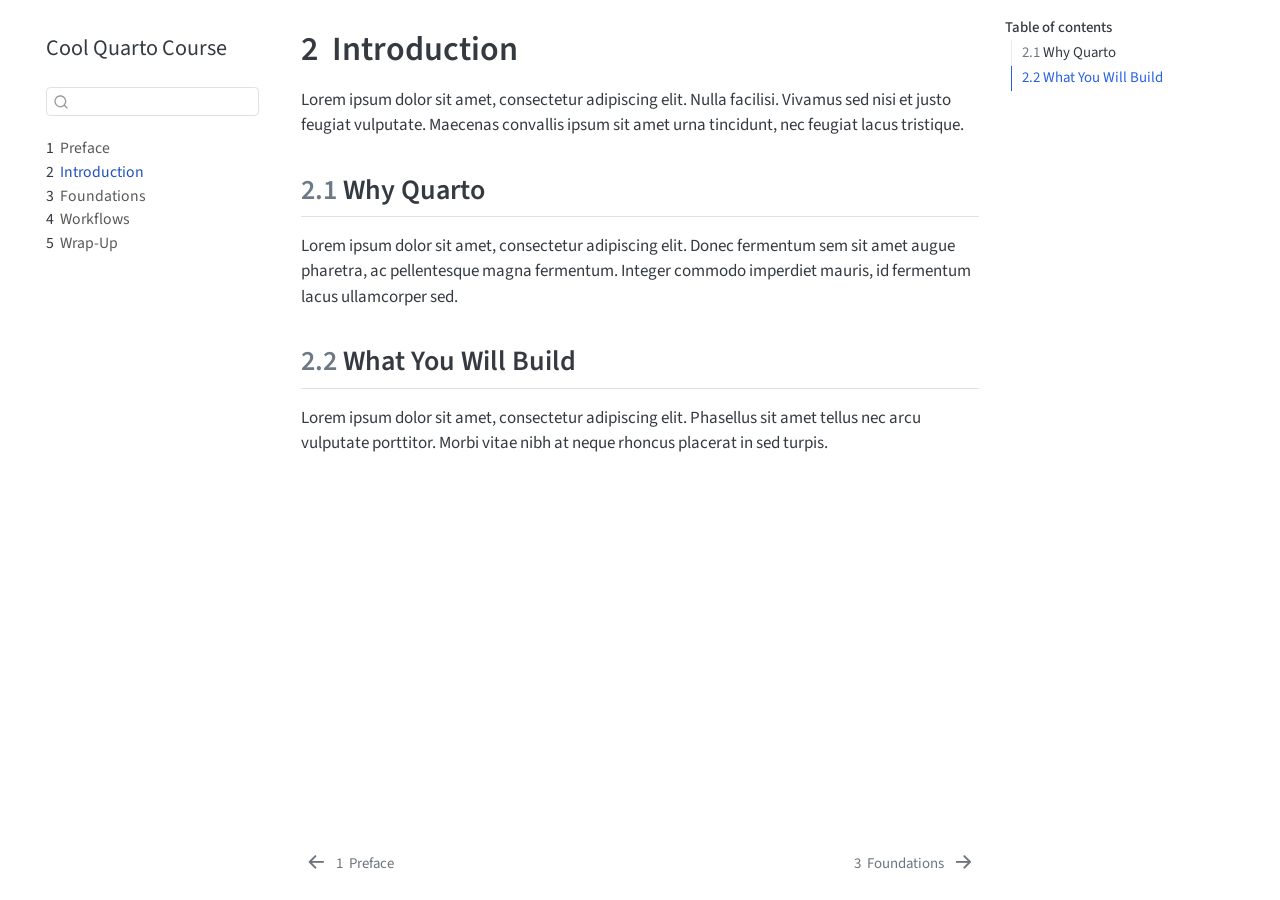
<file: docs/introduction.html>
<!DOCTYPE html>
<html xmlns="http://www.w3.org/1999/xhtml" lang="en" xml:lang="en"><head>

<meta charset="utf-8">
<meta name="generator" content="quarto-1.8.26">

<meta name="viewport" content="width=device-width, initial-scale=1.0, user-scalable=yes">


<title>2&nbsp; Introduction – Cool Quarto Course</title>
<style>
code{white-space: pre-wrap;}
span.smallcaps{font-variant: small-caps;}
div.columns{display: flex; gap: min(4vw, 1.5em);}
div.column{flex: auto; overflow-x: auto;}
div.hanging-indent{margin-left: 1.5em; text-indent: -1.5em;}
ul.task-list{list-style: none;}
ul.task-list li input[type="checkbox"] {
  width: 0.8em;
  margin: 0 0.8em 0.2em -1em; /* quarto-specific, see https://github.com/quarto-dev/quarto-cli/issues/4556 */ 
  vertical-align: middle;
}
</style>


<script src="site_libs/quarto-nav/quarto-nav.js"></script>
<script src="site_libs/quarto-nav/headroom.min.js"></script>
<script src="site_libs/clipboard/clipboard.min.js"></script>
<script src="site_libs/quarto-search/autocomplete.umd.js"></script>
<script src="site_libs/quarto-search/fuse.min.js"></script>
<script src="site_libs/quarto-search/quarto-search.js"></script>
<meta name="quarto:offset" content="./">
<link href="./foundations.html" rel="next">
<link href="./index.html" rel="prev">
<script src="site_libs/quarto-html/quarto.js" type="module"></script>
<script src="site_libs/quarto-html/tabsets/tabsets.js" type="module"></script>
<script src="site_libs/quarto-html/axe/axe-check.js" type="module"></script>
<script src="site_libs/quarto-html/popper.min.js"></script>
<script src="site_libs/quarto-html/tippy.umd.min.js"></script>
<script src="site_libs/quarto-html/anchor.min.js"></script>
<link href="site_libs/quarto-html/tippy.css" rel="stylesheet">
<link href="site_libs/quarto-html/quarto-syntax-highlighting-587c61ba64f3a5504c4d52d930310e48.css" rel="stylesheet" id="quarto-text-highlighting-styles">
<script src="site_libs/bootstrap/bootstrap.min.js"></script>
<link href="site_libs/bootstrap/bootstrap-icons.css" rel="stylesheet">
<link href="site_libs/bootstrap/bootstrap-23aac436fb4e878f9b8f2f0c7834cb3e.min.css" rel="stylesheet" append-hash="true" id="quarto-bootstrap" data-mode="light">
<script id="quarto-search-options" type="application/json">{
  "location": "sidebar",
  "copy-button": false,
  "collapse-after": 3,
  "panel-placement": "start",
  "type": "textbox",
  "limit": 50,
  "keyboard-shortcut": [
    "f",
    "/",
    "s"
  ],
  "show-item-context": false,
  "language": {
    "search-no-results-text": "No results",
    "search-matching-documents-text": "matching documents",
    "search-copy-link-title": "Copy link to search",
    "search-hide-matches-text": "Hide additional matches",
    "search-more-match-text": "more match in this document",
    "search-more-matches-text": "more matches in this document",
    "search-clear-button-title": "Clear",
    "search-text-placeholder": "",
    "search-detached-cancel-button-title": "Cancel",
    "search-submit-button-title": "Submit",
    "search-label": "Search"
  }
}</script>


</head>

<body class="nav-sidebar floating quarto-light">

<div id="quarto-search-results"></div>
  <header id="quarto-header" class="headroom fixed-top">
  <nav class="quarto-secondary-nav">
    <div class="container-fluid d-flex">
      <button type="button" class="quarto-btn-toggle btn" data-bs-toggle="collapse" role="button" data-bs-target=".quarto-sidebar-collapse-item" aria-controls="quarto-sidebar" aria-expanded="false" aria-label="Toggle sidebar navigation" onclick="if (window.quartoToggleHeadroom) { window.quartoToggleHeadroom(); }">
        <i class="bi bi-layout-text-sidebar-reverse"></i>
      </button>
        <nav class="quarto-page-breadcrumbs" aria-label="breadcrumb"><ol class="breadcrumb"><li class="breadcrumb-item"><a href="./introduction.html"><span class="chapter-number">2</span>&nbsp; <span class="chapter-title">Introduction</span></a></li></ol></nav>
        <a class="flex-grow-1" role="navigation" data-bs-toggle="collapse" data-bs-target=".quarto-sidebar-collapse-item" aria-controls="quarto-sidebar" aria-expanded="false" aria-label="Toggle sidebar navigation" onclick="if (window.quartoToggleHeadroom) { window.quartoToggleHeadroom(); }">      
        </a>
      <button type="button" class="btn quarto-search-button" aria-label="Search" onclick="window.quartoOpenSearch();">
        <i class="bi bi-search"></i>
      </button>
    </div>
  </nav>
</header>
<!-- content -->
<div id="quarto-content" class="quarto-container page-columns page-rows-contents page-layout-article">
<!-- sidebar -->
  <nav id="quarto-sidebar" class="sidebar collapse collapse-horizontal quarto-sidebar-collapse-item sidebar-navigation floating overflow-auto">
    <div class="pt-lg-2 mt-2 text-left sidebar-header">
    <div class="sidebar-title mb-0 py-0">
      <a href="./">Cool Quarto Course</a> 
    </div>
      </div>
        <div class="mt-2 flex-shrink-0 align-items-center">
        <div class="sidebar-search">
        <div id="quarto-search" class="" title="Search"></div>
        </div>
        </div>
    <div class="sidebar-menu-container"> 
    <ul class="list-unstyled mt-1">
        <li class="sidebar-item">
  <div class="sidebar-item-container"> 
  <a href="./index.html" class="sidebar-item-text sidebar-link">
 <span class="menu-text"><span class="chapter-number">1</span>&nbsp; <span class="chapter-title">Preface</span></span></a>
  </div>
</li>
        <li class="sidebar-item">
  <div class="sidebar-item-container"> 
  <a href="./introduction.html" class="sidebar-item-text sidebar-link active">
 <span class="menu-text"><span class="chapter-number">2</span>&nbsp; <span class="chapter-title">Introduction</span></span></a>
  </div>
</li>
        <li class="sidebar-item">
  <div class="sidebar-item-container"> 
  <a href="./foundations.html" class="sidebar-item-text sidebar-link">
 <span class="menu-text"><span class="chapter-number">3</span>&nbsp; <span class="chapter-title">Foundations</span></span></a>
  </div>
</li>
        <li class="sidebar-item">
  <div class="sidebar-item-container"> 
  <a href="./workflows.html" class="sidebar-item-text sidebar-link">
 <span class="menu-text"><span class="chapter-number">4</span>&nbsp; <span class="chapter-title">Workflows</span></span></a>
  </div>
</li>
        <li class="sidebar-item">
  <div class="sidebar-item-container"> 
  <a href="./wrap-up.html" class="sidebar-item-text sidebar-link">
 <span class="menu-text"><span class="chapter-number">5</span>&nbsp; <span class="chapter-title">Wrap-Up</span></span></a>
  </div>
</li>
    </ul>
    </div>
</nav>
<div id="quarto-sidebar-glass" class="quarto-sidebar-collapse-item" data-bs-toggle="collapse" data-bs-target=".quarto-sidebar-collapse-item"></div>
<!-- margin-sidebar -->
    <div id="quarto-margin-sidebar" class="sidebar margin-sidebar">
        <nav id="TOC" role="doc-toc" class="toc-active">
    <h2 id="toc-title">Table of contents</h2>
   
  <ul>
  <li><a href="#why-quarto" id="toc-why-quarto" class="nav-link active" data-scroll-target="#why-quarto"><span class="header-section-number">2.1</span> Why Quarto</a></li>
  <li><a href="#what-you-will-build" id="toc-what-you-will-build" class="nav-link" data-scroll-target="#what-you-will-build"><span class="header-section-number">2.2</span> What You Will Build</a></li>
  </ul>
</nav>
    </div>
<!-- main -->
<main class="content" id="quarto-document-content">

<header id="title-block-header" class="quarto-title-block default">
<div class="quarto-title">
<h1 class="title"><span class="chapter-number">2</span>&nbsp; <span class="chapter-title">Introduction</span></h1>
</div>



<div class="quarto-title-meta">

    
  
    
  </div>
  


</header>


<p>Lorem ipsum dolor sit amet, consectetur adipiscing elit. Nulla facilisi. Vivamus sed nisi et justo feugiat vulputate. Maecenas convallis ipsum sit amet urna tincidunt, nec feugiat lacus tristique.</p>
<section id="why-quarto" class="level2" data-number="2.1">
<h2 data-number="2.1" class="anchored" data-anchor-id="why-quarto"><span class="header-section-number">2.1</span> Why Quarto</h2>
<p>Lorem ipsum dolor sit amet, consectetur adipiscing elit. Donec fermentum sem sit amet augue pharetra, ac pellentesque magna fermentum. Integer commodo imperdiet mauris, id fermentum lacus ullamcorper sed.</p>
</section>
<section id="what-you-will-build" class="level2" data-number="2.2">
<h2 data-number="2.2" class="anchored" data-anchor-id="what-you-will-build"><span class="header-section-number">2.2</span> What You Will Build</h2>
<p>Lorem ipsum dolor sit amet, consectetur adipiscing elit. Phasellus sit amet tellus nec arcu vulputate porttitor. Morbi vitae nibh at neque rhoncus placerat in sed turpis.</p>


</section>

</main> <!-- /main -->
<script id="quarto-html-after-body" type="application/javascript">
  window.document.addEventListener("DOMContentLoaded", function (event) {
    const icon = "";
    const anchorJS = new window.AnchorJS();
    anchorJS.options = {
      placement: 'right',
      icon: icon
    };
    anchorJS.add('.anchored');
    const isCodeAnnotation = (el) => {
      for (const clz of el.classList) {
        if (clz.startsWith('code-annotation-')) {                     
          return true;
        }
      }
      return false;
    }
    const onCopySuccess = function(e) {
      // button target
      const button = e.trigger;
      // don't keep focus
      button.blur();
      // flash "checked"
      button.classList.add('code-copy-button-checked');
      var currentTitle = button.getAttribute("title");
      button.setAttribute("title", "Copied!");
      let tooltip;
      if (window.bootstrap) {
        button.setAttribute("data-bs-toggle", "tooltip");
        button.setAttribute("data-bs-placement", "left");
        button.setAttribute("data-bs-title", "Copied!");
        tooltip = new bootstrap.Tooltip(button, 
          { trigger: "manual", 
            customClass: "code-copy-button-tooltip",
            offset: [0, -8]});
        tooltip.show();    
      }
      setTimeout(function() {
        if (tooltip) {
          tooltip.hide();
          button.removeAttribute("data-bs-title");
          button.removeAttribute("data-bs-toggle");
          button.removeAttribute("data-bs-placement");
        }
        button.setAttribute("title", currentTitle);
        button.classList.remove('code-copy-button-checked');
      }, 1000);
      // clear code selection
      e.clearSelection();
    }
    const getTextToCopy = function(trigger) {
      const outerScaffold = trigger.parentElement.cloneNode(true);
      const codeEl = outerScaffold.querySelector('code');
      for (const childEl of codeEl.children) {
        if (isCodeAnnotation(childEl)) {
          childEl.remove();
        }
      }
      return codeEl.innerText;
    }
    const clipboard = new window.ClipboardJS('.code-copy-button:not([data-in-quarto-modal])', {
      text: getTextToCopy
    });
    clipboard.on('success', onCopySuccess);
    if (window.document.getElementById('quarto-embedded-source-code-modal')) {
      const clipboardModal = new window.ClipboardJS('.code-copy-button[data-in-quarto-modal]', {
        text: getTextToCopy,
        container: window.document.getElementById('quarto-embedded-source-code-modal')
      });
      clipboardModal.on('success', onCopySuccess);
    }
      var localhostRegex = new RegExp(/^(?:http|https):\/\/localhost\:?[0-9]*\//);
      var mailtoRegex = new RegExp(/^mailto:/);
        var filterRegex = new RegExp('/' + window.location.host + '/');
      var isInternal = (href) => {
          return filterRegex.test(href) || localhostRegex.test(href) || mailtoRegex.test(href);
      }
      // Inspect non-navigation links and adorn them if external
     var links = window.document.querySelectorAll('a[href]:not(.nav-link):not(.navbar-brand):not(.toc-action):not(.sidebar-link):not(.sidebar-item-toggle):not(.pagination-link):not(.no-external):not([aria-hidden]):not(.dropdown-item):not(.quarto-navigation-tool):not(.about-link)');
      for (var i=0; i<links.length; i++) {
        const link = links[i];
        if (!isInternal(link.href)) {
          // undo the damage that might have been done by quarto-nav.js in the case of
          // links that we want to consider external
          if (link.dataset.originalHref !== undefined) {
            link.href = link.dataset.originalHref;
          }
        }
      }
    function tippyHover(el, contentFn, onTriggerFn, onUntriggerFn) {
      const config = {
        allowHTML: true,
        maxWidth: 500,
        delay: 100,
        arrow: false,
        appendTo: function(el) {
            return el.parentElement;
        },
        interactive: true,
        interactiveBorder: 10,
        theme: 'quarto',
        placement: 'bottom-start',
      };
      if (contentFn) {
        config.content = contentFn;
      }
      if (onTriggerFn) {
        config.onTrigger = onTriggerFn;
      }
      if (onUntriggerFn) {
        config.onUntrigger = onUntriggerFn;
      }
      window.tippy(el, config); 
    }
    const noterefs = window.document.querySelectorAll('a[role="doc-noteref"]');
    for (var i=0; i<noterefs.length; i++) {
      const ref = noterefs[i];
      tippyHover(ref, function() {
        // use id or data attribute instead here
        let href = ref.getAttribute('data-footnote-href') || ref.getAttribute('href');
        try { href = new URL(href).hash; } catch {}
        const id = href.replace(/^#\/?/, "");
        const note = window.document.getElementById(id);
        if (note) {
          return note.innerHTML;
        } else {
          return "";
        }
      });
    }
    const xrefs = window.document.querySelectorAll('a.quarto-xref');
    const processXRef = (id, note) => {
      // Strip column container classes
      const stripColumnClz = (el) => {
        el.classList.remove("page-full", "page-columns");
        if (el.children) {
          for (const child of el.children) {
            stripColumnClz(child);
          }
        }
      }
      stripColumnClz(note)
      if (id === null || id.startsWith('sec-')) {
        // Special case sections, only their first couple elements
        const container = document.createElement("div");
        if (note.children && note.children.length > 2) {
          container.appendChild(note.children[0].cloneNode(true));
          for (let i = 1; i < note.children.length; i++) {
            const child = note.children[i];
            if (child.tagName === "P" && child.innerText === "") {
              continue;
            } else {
              container.appendChild(child.cloneNode(true));
              break;
            }
          }
          if (window.Quarto?.typesetMath) {
            window.Quarto.typesetMath(container);
          }
          return container.innerHTML
        } else {
          if (window.Quarto?.typesetMath) {
            window.Quarto.typesetMath(note);
          }
          return note.innerHTML;
        }
      } else {
        // Remove any anchor links if they are present
        const anchorLink = note.querySelector('a.anchorjs-link');
        if (anchorLink) {
          anchorLink.remove();
        }
        if (window.Quarto?.typesetMath) {
          window.Quarto.typesetMath(note);
        }
        if (note.classList.contains("callout")) {
          return note.outerHTML;
        } else {
          return note.innerHTML;
        }
      }
    }
    for (var i=0; i<xrefs.length; i++) {
      const xref = xrefs[i];
      tippyHover(xref, undefined, function(instance) {
        instance.disable();
        let url = xref.getAttribute('href');
        let hash = undefined; 
        if (url.startsWith('#')) {
          hash = url;
        } else {
          try { hash = new URL(url).hash; } catch {}
        }
        if (hash) {
          const id = hash.replace(/^#\/?/, "");
          const note = window.document.getElementById(id);
          if (note !== null) {
            try {
              const html = processXRef(id, note.cloneNode(true));
              instance.setContent(html);
            } finally {
              instance.enable();
              instance.show();
            }
          } else {
            // See if we can fetch this
            fetch(url.split('#')[0])
            .then(res => res.text())
            .then(html => {
              const parser = new DOMParser();
              const htmlDoc = parser.parseFromString(html, "text/html");
              const note = htmlDoc.getElementById(id);
              if (note !== null) {
                const html = processXRef(id, note);
                instance.setContent(html);
              } 
            }).finally(() => {
              instance.enable();
              instance.show();
            });
          }
        } else {
          // See if we can fetch a full url (with no hash to target)
          // This is a special case and we should probably do some content thinning / targeting
          fetch(url)
          .then(res => res.text())
          .then(html => {
            const parser = new DOMParser();
            const htmlDoc = parser.parseFromString(html, "text/html");
            const note = htmlDoc.querySelector('main.content');
            if (note !== null) {
              // This should only happen for chapter cross references
              // (since there is no id in the URL)
              // remove the first header
              if (note.children.length > 0 && note.children[0].tagName === "HEADER") {
                note.children[0].remove();
              }
              const html = processXRef(null, note);
              instance.setContent(html);
            } 
          }).finally(() => {
            instance.enable();
            instance.show();
          });
        }
      }, function(instance) {
      });
    }
        let selectedAnnoteEl;
        const selectorForAnnotation = ( cell, annotation) => {
          let cellAttr = 'data-code-cell="' + cell + '"';
          let lineAttr = 'data-code-annotation="' +  annotation + '"';
          const selector = 'span[' + cellAttr + '][' + lineAttr + ']';
          return selector;
        }
        const selectCodeLines = (annoteEl) => {
          const doc = window.document;
          const targetCell = annoteEl.getAttribute("data-target-cell");
          const targetAnnotation = annoteEl.getAttribute("data-target-annotation");
          const annoteSpan = window.document.querySelector(selectorForAnnotation(targetCell, targetAnnotation));
          const lines = annoteSpan.getAttribute("data-code-lines").split(",");
          const lineIds = lines.map((line) => {
            return targetCell + "-" + line;
          })
          let top = null;
          let height = null;
          let parent = null;
          if (lineIds.length > 0) {
              //compute the position of the single el (top and bottom and make a div)
              const el = window.document.getElementById(lineIds[0]);
              top = el.offsetTop;
              height = el.offsetHeight;
              parent = el.parentElement.parentElement;
            if (lineIds.length > 1) {
              const lastEl = window.document.getElementById(lineIds[lineIds.length - 1]);
              const bottom = lastEl.offsetTop + lastEl.offsetHeight;
              height = bottom - top;
            }
            if (top !== null && height !== null && parent !== null) {
              // cook up a div (if necessary) and position it 
              let div = window.document.getElementById("code-annotation-line-highlight");
              if (div === null) {
                div = window.document.createElement("div");
                div.setAttribute("id", "code-annotation-line-highlight");
                div.style.position = 'absolute';
                parent.appendChild(div);
              }
              div.style.top = top - 2 + "px";
              div.style.height = height + 4 + "px";
              div.style.left = 0;
              let gutterDiv = window.document.getElementById("code-annotation-line-highlight-gutter");
              if (gutterDiv === null) {
                gutterDiv = window.document.createElement("div");
                gutterDiv.setAttribute("id", "code-annotation-line-highlight-gutter");
                gutterDiv.style.position = 'absolute';
                const codeCell = window.document.getElementById(targetCell);
                const gutter = codeCell.querySelector('.code-annotation-gutter');
                gutter.appendChild(gutterDiv);
              }
              gutterDiv.style.top = top - 2 + "px";
              gutterDiv.style.height = height + 4 + "px";
            }
            selectedAnnoteEl = annoteEl;
          }
        };
        const unselectCodeLines = () => {
          const elementsIds = ["code-annotation-line-highlight", "code-annotation-line-highlight-gutter"];
          elementsIds.forEach((elId) => {
            const div = window.document.getElementById(elId);
            if (div) {
              div.remove();
            }
          });
          selectedAnnoteEl = undefined;
        };
          // Handle positioning of the toggle
      window.addEventListener(
        "resize",
        throttle(() => {
          elRect = undefined;
          if (selectedAnnoteEl) {
            selectCodeLines(selectedAnnoteEl);
          }
        }, 10)
      );
      function throttle(fn, ms) {
      let throttle = false;
      let timer;
        return (...args) => {
          if(!throttle) { // first call gets through
              fn.apply(this, args);
              throttle = true;
          } else { // all the others get throttled
              if(timer) clearTimeout(timer); // cancel #2
              timer = setTimeout(() => {
                fn.apply(this, args);
                timer = throttle = false;
              }, ms);
          }
        };
      }
        // Attach click handler to the DT
        const annoteDls = window.document.querySelectorAll('dt[data-target-cell]');
        for (const annoteDlNode of annoteDls) {
          annoteDlNode.addEventListener('click', (event) => {
            const clickedEl = event.target;
            if (clickedEl !== selectedAnnoteEl) {
              unselectCodeLines();
              const activeEl = window.document.querySelector('dt[data-target-cell].code-annotation-active');
              if (activeEl) {
                activeEl.classList.remove('code-annotation-active');
              }
              selectCodeLines(clickedEl);
              clickedEl.classList.add('code-annotation-active');
            } else {
              // Unselect the line
              unselectCodeLines();
              clickedEl.classList.remove('code-annotation-active');
            }
          });
        }
    const findCites = (el) => {
      const parentEl = el.parentElement;
      if (parentEl) {
        const cites = parentEl.dataset.cites;
        if (cites) {
          return {
            el,
            cites: cites.split(' ')
          };
        } else {
          return findCites(el.parentElement)
        }
      } else {
        return undefined;
      }
    };
    var bibliorefs = window.document.querySelectorAll('a[role="doc-biblioref"]');
    for (var i=0; i<bibliorefs.length; i++) {
      const ref = bibliorefs[i];
      const citeInfo = findCites(ref);
      if (citeInfo) {
        tippyHover(citeInfo.el, function() {
          var popup = window.document.createElement('div');
          citeInfo.cites.forEach(function(cite) {
            var citeDiv = window.document.createElement('div');
            citeDiv.classList.add('hanging-indent');
            citeDiv.classList.add('csl-entry');
            var biblioDiv = window.document.getElementById('ref-' + cite);
            if (biblioDiv) {
              citeDiv.innerHTML = biblioDiv.innerHTML;
            }
            popup.appendChild(citeDiv);
          });
          return popup.innerHTML;
        });
      }
    }
  });
  </script>
<nav class="page-navigation">
  <div class="nav-page nav-page-previous">
      <a href="./index.html" class="pagination-link" aria-label="Preface">
        <i class="bi bi-arrow-left-short"></i> <span class="nav-page-text"><span class="chapter-number">1</span>&nbsp; <span class="chapter-title">Preface</span></span>
      </a>          
  </div>
  <div class="nav-page nav-page-next">
      <a href="./foundations.html" class="pagination-link" aria-label="Foundations">
        <span class="nav-page-text"><span class="chapter-number">3</span>&nbsp; <span class="chapter-title">Foundations</span></span> <i class="bi bi-arrow-right-short"></i>
      </a>
  </div>
</nav>
</div> <!-- /content -->




</body></html>
</file>
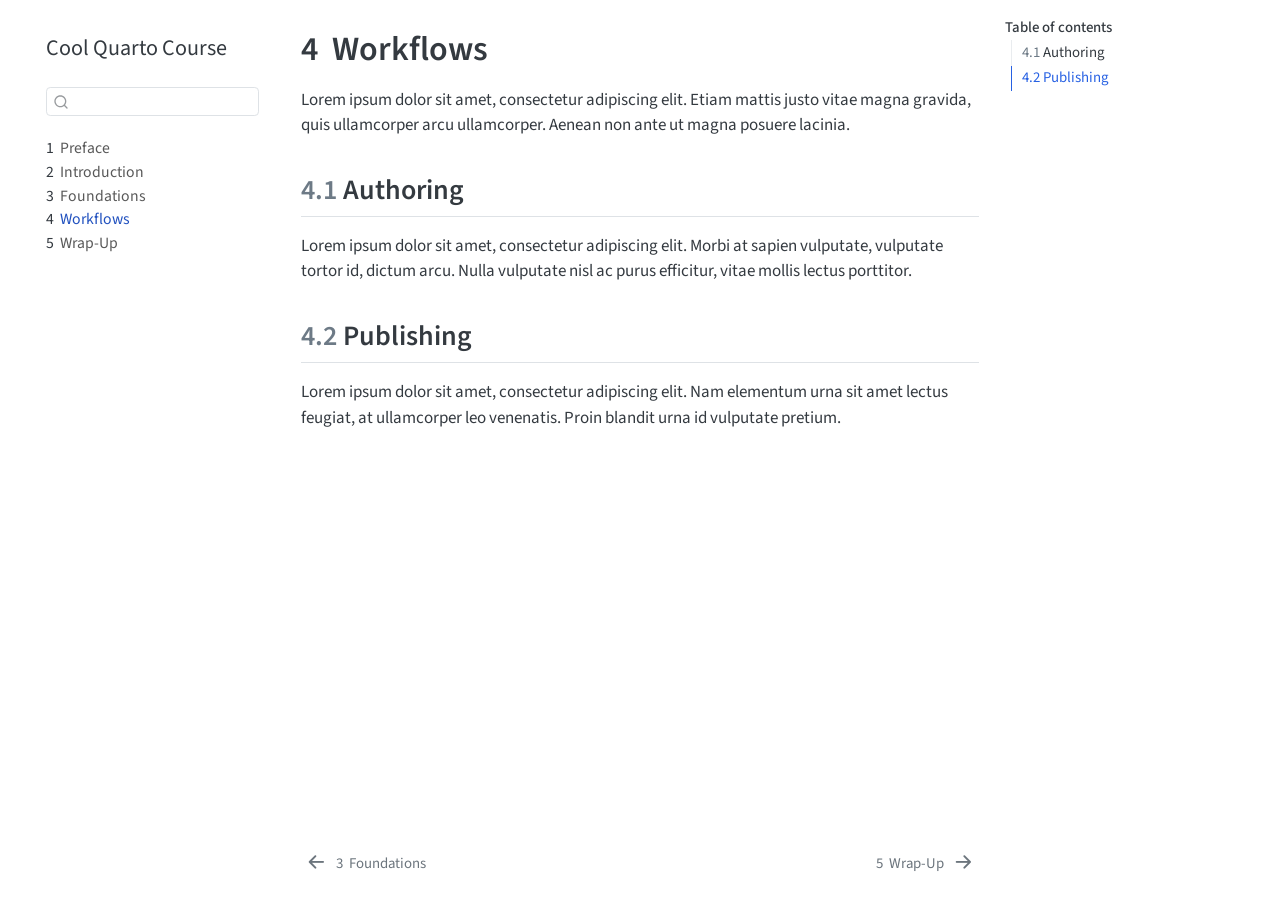
<file: docs/workflows.html>
<!DOCTYPE html>
<html xmlns="http://www.w3.org/1999/xhtml" lang="en" xml:lang="en"><head>

<meta charset="utf-8">
<meta name="generator" content="quarto-1.8.26">

<meta name="viewport" content="width=device-width, initial-scale=1.0, user-scalable=yes">


<title>4&nbsp; Workflows – Cool Quarto Course</title>
<style>
code{white-space: pre-wrap;}
span.smallcaps{font-variant: small-caps;}
div.columns{display: flex; gap: min(4vw, 1.5em);}
div.column{flex: auto; overflow-x: auto;}
div.hanging-indent{margin-left: 1.5em; text-indent: -1.5em;}
ul.task-list{list-style: none;}
ul.task-list li input[type="checkbox"] {
  width: 0.8em;
  margin: 0 0.8em 0.2em -1em; /* quarto-specific, see https://github.com/quarto-dev/quarto-cli/issues/4556 */ 
  vertical-align: middle;
}
</style>


<script src="site_libs/quarto-nav/quarto-nav.js"></script>
<script src="site_libs/quarto-nav/headroom.min.js"></script>
<script src="site_libs/clipboard/clipboard.min.js"></script>
<script src="site_libs/quarto-search/autocomplete.umd.js"></script>
<script src="site_libs/quarto-search/fuse.min.js"></script>
<script src="site_libs/quarto-search/quarto-search.js"></script>
<meta name="quarto:offset" content="./">
<link href="./wrap-up.html" rel="next">
<link href="./foundations.html" rel="prev">
<script src="site_libs/quarto-html/quarto.js" type="module"></script>
<script src="site_libs/quarto-html/tabsets/tabsets.js" type="module"></script>
<script src="site_libs/quarto-html/axe/axe-check.js" type="module"></script>
<script src="site_libs/quarto-html/popper.min.js"></script>
<script src="site_libs/quarto-html/tippy.umd.min.js"></script>
<script src="site_libs/quarto-html/anchor.min.js"></script>
<link href="site_libs/quarto-html/tippy.css" rel="stylesheet">
<link href="site_libs/quarto-html/quarto-syntax-highlighting-587c61ba64f3a5504c4d52d930310e48.css" rel="stylesheet" id="quarto-text-highlighting-styles">
<script src="site_libs/bootstrap/bootstrap.min.js"></script>
<link href="site_libs/bootstrap/bootstrap-icons.css" rel="stylesheet">
<link href="site_libs/bootstrap/bootstrap-23aac436fb4e878f9b8f2f0c7834cb3e.min.css" rel="stylesheet" append-hash="true" id="quarto-bootstrap" data-mode="light">
<script id="quarto-search-options" type="application/json">{
  "location": "sidebar",
  "copy-button": false,
  "collapse-after": 3,
  "panel-placement": "start",
  "type": "textbox",
  "limit": 50,
  "keyboard-shortcut": [
    "f",
    "/",
    "s"
  ],
  "show-item-context": false,
  "language": {
    "search-no-results-text": "No results",
    "search-matching-documents-text": "matching documents",
    "search-copy-link-title": "Copy link to search",
    "search-hide-matches-text": "Hide additional matches",
    "search-more-match-text": "more match in this document",
    "search-more-matches-text": "more matches in this document",
    "search-clear-button-title": "Clear",
    "search-text-placeholder": "",
    "search-detached-cancel-button-title": "Cancel",
    "search-submit-button-title": "Submit",
    "search-label": "Search"
  }
}</script>


</head>

<body class="nav-sidebar floating quarto-light">

<div id="quarto-search-results"></div>
  <header id="quarto-header" class="headroom fixed-top">
  <nav class="quarto-secondary-nav">
    <div class="container-fluid d-flex">
      <button type="button" class="quarto-btn-toggle btn" data-bs-toggle="collapse" role="button" data-bs-target=".quarto-sidebar-collapse-item" aria-controls="quarto-sidebar" aria-expanded="false" aria-label="Toggle sidebar navigation" onclick="if (window.quartoToggleHeadroom) { window.quartoToggleHeadroom(); }">
        <i class="bi bi-layout-text-sidebar-reverse"></i>
      </button>
        <nav class="quarto-page-breadcrumbs" aria-label="breadcrumb"><ol class="breadcrumb"><li class="breadcrumb-item"><a href="./workflows.html"><span class="chapter-number">4</span>&nbsp; <span class="chapter-title">Workflows</span></a></li></ol></nav>
        <a class="flex-grow-1" role="navigation" data-bs-toggle="collapse" data-bs-target=".quarto-sidebar-collapse-item" aria-controls="quarto-sidebar" aria-expanded="false" aria-label="Toggle sidebar navigation" onclick="if (window.quartoToggleHeadroom) { window.quartoToggleHeadroom(); }">      
        </a>
      <button type="button" class="btn quarto-search-button" aria-label="Search" onclick="window.quartoOpenSearch();">
        <i class="bi bi-search"></i>
      </button>
    </div>
  </nav>
</header>
<!-- content -->
<div id="quarto-content" class="quarto-container page-columns page-rows-contents page-layout-article">
<!-- sidebar -->
  <nav id="quarto-sidebar" class="sidebar collapse collapse-horizontal quarto-sidebar-collapse-item sidebar-navigation floating overflow-auto">
    <div class="pt-lg-2 mt-2 text-left sidebar-header">
    <div class="sidebar-title mb-0 py-0">
      <a href="./">Cool Quarto Course</a> 
    </div>
      </div>
        <div class="mt-2 flex-shrink-0 align-items-center">
        <div class="sidebar-search">
        <div id="quarto-search" class="" title="Search"></div>
        </div>
        </div>
    <div class="sidebar-menu-container"> 
    <ul class="list-unstyled mt-1">
        <li class="sidebar-item">
  <div class="sidebar-item-container"> 
  <a href="./index.html" class="sidebar-item-text sidebar-link">
 <span class="menu-text"><span class="chapter-number">1</span>&nbsp; <span class="chapter-title">Preface</span></span></a>
  </div>
</li>
        <li class="sidebar-item">
  <div class="sidebar-item-container"> 
  <a href="./introduction.html" class="sidebar-item-text sidebar-link">
 <span class="menu-text"><span class="chapter-number">2</span>&nbsp; <span class="chapter-title">Introduction</span></span></a>
  </div>
</li>
        <li class="sidebar-item">
  <div class="sidebar-item-container"> 
  <a href="./foundations.html" class="sidebar-item-text sidebar-link">
 <span class="menu-text"><span class="chapter-number">3</span>&nbsp; <span class="chapter-title">Foundations</span></span></a>
  </div>
</li>
        <li class="sidebar-item">
  <div class="sidebar-item-container"> 
  <a href="./workflows.html" class="sidebar-item-text sidebar-link active">
 <span class="menu-text"><span class="chapter-number">4</span>&nbsp; <span class="chapter-title">Workflows</span></span></a>
  </div>
</li>
        <li class="sidebar-item">
  <div class="sidebar-item-container"> 
  <a href="./wrap-up.html" class="sidebar-item-text sidebar-link">
 <span class="menu-text"><span class="chapter-number">5</span>&nbsp; <span class="chapter-title">Wrap-Up</span></span></a>
  </div>
</li>
    </ul>
    </div>
</nav>
<div id="quarto-sidebar-glass" class="quarto-sidebar-collapse-item" data-bs-toggle="collapse" data-bs-target=".quarto-sidebar-collapse-item"></div>
<!-- margin-sidebar -->
    <div id="quarto-margin-sidebar" class="sidebar margin-sidebar">
        <nav id="TOC" role="doc-toc" class="toc-active">
    <h2 id="toc-title">Table of contents</h2>
   
  <ul>
  <li><a href="#authoring" id="toc-authoring" class="nav-link active" data-scroll-target="#authoring"><span class="header-section-number">4.1</span> Authoring</a></li>
  <li><a href="#publishing" id="toc-publishing" class="nav-link" data-scroll-target="#publishing"><span class="header-section-number">4.2</span> Publishing</a></li>
  </ul>
</nav>
    </div>
<!-- main -->
<main class="content" id="quarto-document-content">

<header id="title-block-header" class="quarto-title-block default">
<div class="quarto-title">
<h1 class="title"><span class="chapter-number">4</span>&nbsp; <span class="chapter-title">Workflows</span></h1>
</div>



<div class="quarto-title-meta">

    
  
    
  </div>
  


</header>


<p>Lorem ipsum dolor sit amet, consectetur adipiscing elit. Etiam mattis justo vitae magna gravida, quis ullamcorper arcu ullamcorper. Aenean non ante ut magna posuere lacinia.</p>
<section id="authoring" class="level2" data-number="4.1">
<h2 data-number="4.1" class="anchored" data-anchor-id="authoring"><span class="header-section-number">4.1</span> Authoring</h2>
<p>Lorem ipsum dolor sit amet, consectetur adipiscing elit. Morbi at sapien vulputate, vulputate tortor id, dictum arcu. Nulla vulputate nisl ac purus efficitur, vitae mollis lectus porttitor.</p>
</section>
<section id="publishing" class="level2" data-number="4.2">
<h2 data-number="4.2" class="anchored" data-anchor-id="publishing"><span class="header-section-number">4.2</span> Publishing</h2>
<p>Lorem ipsum dolor sit amet, consectetur adipiscing elit. Nam elementum urna sit amet lectus feugiat, at ullamcorper leo venenatis. Proin blandit urna id vulputate pretium.</p>


</section>

</main> <!-- /main -->
<script id="quarto-html-after-body" type="application/javascript">
  window.document.addEventListener("DOMContentLoaded", function (event) {
    const icon = "";
    const anchorJS = new window.AnchorJS();
    anchorJS.options = {
      placement: 'right',
      icon: icon
    };
    anchorJS.add('.anchored');
    const isCodeAnnotation = (el) => {
      for (const clz of el.classList) {
        if (clz.startsWith('code-annotation-')) {                     
          return true;
        }
      }
      return false;
    }
    const onCopySuccess = function(e) {
      // button target
      const button = e.trigger;
      // don't keep focus
      button.blur();
      // flash "checked"
      button.classList.add('code-copy-button-checked');
      var currentTitle = button.getAttribute("title");
      button.setAttribute("title", "Copied!");
      let tooltip;
      if (window.bootstrap) {
        button.setAttribute("data-bs-toggle", "tooltip");
        button.setAttribute("data-bs-placement", "left");
        button.setAttribute("data-bs-title", "Copied!");
        tooltip = new bootstrap.Tooltip(button, 
          { trigger: "manual", 
            customClass: "code-copy-button-tooltip",
            offset: [0, -8]});
        tooltip.show();    
      }
      setTimeout(function() {
        if (tooltip) {
          tooltip.hide();
          button.removeAttribute("data-bs-title");
          button.removeAttribute("data-bs-toggle");
          button.removeAttribute("data-bs-placement");
        }
        button.setAttribute("title", currentTitle);
        button.classList.remove('code-copy-button-checked');
      }, 1000);
      // clear code selection
      e.clearSelection();
    }
    const getTextToCopy = function(trigger) {
      const outerScaffold = trigger.parentElement.cloneNode(true);
      const codeEl = outerScaffold.querySelector('code');
      for (const childEl of codeEl.children) {
        if (isCodeAnnotation(childEl)) {
          childEl.remove();
        }
      }
      return codeEl.innerText;
    }
    const clipboard = new window.ClipboardJS('.code-copy-button:not([data-in-quarto-modal])', {
      text: getTextToCopy
    });
    clipboard.on('success', onCopySuccess);
    if (window.document.getElementById('quarto-embedded-source-code-modal')) {
      const clipboardModal = new window.ClipboardJS('.code-copy-button[data-in-quarto-modal]', {
        text: getTextToCopy,
        container: window.document.getElementById('quarto-embedded-source-code-modal')
      });
      clipboardModal.on('success', onCopySuccess);
    }
      var localhostRegex = new RegExp(/^(?:http|https):\/\/localhost\:?[0-9]*\//);
      var mailtoRegex = new RegExp(/^mailto:/);
        var filterRegex = new RegExp('/' + window.location.host + '/');
      var isInternal = (href) => {
          return filterRegex.test(href) || localhostRegex.test(href) || mailtoRegex.test(href);
      }
      // Inspect non-navigation links and adorn them if external
     var links = window.document.querySelectorAll('a[href]:not(.nav-link):not(.navbar-brand):not(.toc-action):not(.sidebar-link):not(.sidebar-item-toggle):not(.pagination-link):not(.no-external):not([aria-hidden]):not(.dropdown-item):not(.quarto-navigation-tool):not(.about-link)');
      for (var i=0; i<links.length; i++) {
        const link = links[i];
        if (!isInternal(link.href)) {
          // undo the damage that might have been done by quarto-nav.js in the case of
          // links that we want to consider external
          if (link.dataset.originalHref !== undefined) {
            link.href = link.dataset.originalHref;
          }
        }
      }
    function tippyHover(el, contentFn, onTriggerFn, onUntriggerFn) {
      const config = {
        allowHTML: true,
        maxWidth: 500,
        delay: 100,
        arrow: false,
        appendTo: function(el) {
            return el.parentElement;
        },
        interactive: true,
        interactiveBorder: 10,
        theme: 'quarto',
        placement: 'bottom-start',
      };
      if (contentFn) {
        config.content = contentFn;
      }
      if (onTriggerFn) {
        config.onTrigger = onTriggerFn;
      }
      if (onUntriggerFn) {
        config.onUntrigger = onUntriggerFn;
      }
      window.tippy(el, config); 
    }
    const noterefs = window.document.querySelectorAll('a[role="doc-noteref"]');
    for (var i=0; i<noterefs.length; i++) {
      const ref = noterefs[i];
      tippyHover(ref, function() {
        // use id or data attribute instead here
        let href = ref.getAttribute('data-footnote-href') || ref.getAttribute('href');
        try { href = new URL(href).hash; } catch {}
        const id = href.replace(/^#\/?/, "");
        const note = window.document.getElementById(id);
        if (note) {
          return note.innerHTML;
        } else {
          return "";
        }
      });
    }
    const xrefs = window.document.querySelectorAll('a.quarto-xref');
    const processXRef = (id, note) => {
      // Strip column container classes
      const stripColumnClz = (el) => {
        el.classList.remove("page-full", "page-columns");
        if (el.children) {
          for (const child of el.children) {
            stripColumnClz(child);
          }
        }
      }
      stripColumnClz(note)
      if (id === null || id.startsWith('sec-')) {
        // Special case sections, only their first couple elements
        const container = document.createElement("div");
        if (note.children && note.children.length > 2) {
          container.appendChild(note.children[0].cloneNode(true));
          for (let i = 1; i < note.children.length; i++) {
            const child = note.children[i];
            if (child.tagName === "P" && child.innerText === "") {
              continue;
            } else {
              container.appendChild(child.cloneNode(true));
              break;
            }
          }
          if (window.Quarto?.typesetMath) {
            window.Quarto.typesetMath(container);
          }
          return container.innerHTML
        } else {
          if (window.Quarto?.typesetMath) {
            window.Quarto.typesetMath(note);
          }
          return note.innerHTML;
        }
      } else {
        // Remove any anchor links if they are present
        const anchorLink = note.querySelector('a.anchorjs-link');
        if (anchorLink) {
          anchorLink.remove();
        }
        if (window.Quarto?.typesetMath) {
          window.Quarto.typesetMath(note);
        }
        if (note.classList.contains("callout")) {
          return note.outerHTML;
        } else {
          return note.innerHTML;
        }
      }
    }
    for (var i=0; i<xrefs.length; i++) {
      const xref = xrefs[i];
      tippyHover(xref, undefined, function(instance) {
        instance.disable();
        let url = xref.getAttribute('href');
        let hash = undefined; 
        if (url.startsWith('#')) {
          hash = url;
        } else {
          try { hash = new URL(url).hash; } catch {}
        }
        if (hash) {
          const id = hash.replace(/^#\/?/, "");
          const note = window.document.getElementById(id);
          if (note !== null) {
            try {
              const html = processXRef(id, note.cloneNode(true));
              instance.setContent(html);
            } finally {
              instance.enable();
              instance.show();
            }
          } else {
            // See if we can fetch this
            fetch(url.split('#')[0])
            .then(res => res.text())
            .then(html => {
              const parser = new DOMParser();
              const htmlDoc = parser.parseFromString(html, "text/html");
              const note = htmlDoc.getElementById(id);
              if (note !== null) {
                const html = processXRef(id, note);
                instance.setContent(html);
              } 
            }).finally(() => {
              instance.enable();
              instance.show();
            });
          }
        } else {
          // See if we can fetch a full url (with no hash to target)
          // This is a special case and we should probably do some content thinning / targeting
          fetch(url)
          .then(res => res.text())
          .then(html => {
            const parser = new DOMParser();
            const htmlDoc = parser.parseFromString(html, "text/html");
            const note = htmlDoc.querySelector('main.content');
            if (note !== null) {
              // This should only happen for chapter cross references
              // (since there is no id in the URL)
              // remove the first header
              if (note.children.length > 0 && note.children[0].tagName === "HEADER") {
                note.children[0].remove();
              }
              const html = processXRef(null, note);
              instance.setContent(html);
            } 
          }).finally(() => {
            instance.enable();
            instance.show();
          });
        }
      }, function(instance) {
      });
    }
        let selectedAnnoteEl;
        const selectorForAnnotation = ( cell, annotation) => {
          let cellAttr = 'data-code-cell="' + cell + '"';
          let lineAttr = 'data-code-annotation="' +  annotation + '"';
          const selector = 'span[' + cellAttr + '][' + lineAttr + ']';
          return selector;
        }
        const selectCodeLines = (annoteEl) => {
          const doc = window.document;
          const targetCell = annoteEl.getAttribute("data-target-cell");
          const targetAnnotation = annoteEl.getAttribute("data-target-annotation");
          const annoteSpan = window.document.querySelector(selectorForAnnotation(targetCell, targetAnnotation));
          const lines = annoteSpan.getAttribute("data-code-lines").split(",");
          const lineIds = lines.map((line) => {
            return targetCell + "-" + line;
          })
          let top = null;
          let height = null;
          let parent = null;
          if (lineIds.length > 0) {
              //compute the position of the single el (top and bottom and make a div)
              const el = window.document.getElementById(lineIds[0]);
              top = el.offsetTop;
              height = el.offsetHeight;
              parent = el.parentElement.parentElement;
            if (lineIds.length > 1) {
              const lastEl = window.document.getElementById(lineIds[lineIds.length - 1]);
              const bottom = lastEl.offsetTop + lastEl.offsetHeight;
              height = bottom - top;
            }
            if (top !== null && height !== null && parent !== null) {
              // cook up a div (if necessary) and position it 
              let div = window.document.getElementById("code-annotation-line-highlight");
              if (div === null) {
                div = window.document.createElement("div");
                div.setAttribute("id", "code-annotation-line-highlight");
                div.style.position = 'absolute';
                parent.appendChild(div);
              }
              div.style.top = top - 2 + "px";
              div.style.height = height + 4 + "px";
              div.style.left = 0;
              let gutterDiv = window.document.getElementById("code-annotation-line-highlight-gutter");
              if (gutterDiv === null) {
                gutterDiv = window.document.createElement("div");
                gutterDiv.setAttribute("id", "code-annotation-line-highlight-gutter");
                gutterDiv.style.position = 'absolute';
                const codeCell = window.document.getElementById(targetCell);
                const gutter = codeCell.querySelector('.code-annotation-gutter');
                gutter.appendChild(gutterDiv);
              }
              gutterDiv.style.top = top - 2 + "px";
              gutterDiv.style.height = height + 4 + "px";
            }
            selectedAnnoteEl = annoteEl;
          }
        };
        const unselectCodeLines = () => {
          const elementsIds = ["code-annotation-line-highlight", "code-annotation-line-highlight-gutter"];
          elementsIds.forEach((elId) => {
            const div = window.document.getElementById(elId);
            if (div) {
              div.remove();
            }
          });
          selectedAnnoteEl = undefined;
        };
          // Handle positioning of the toggle
      window.addEventListener(
        "resize",
        throttle(() => {
          elRect = undefined;
          if (selectedAnnoteEl) {
            selectCodeLines(selectedAnnoteEl);
          }
        }, 10)
      );
      function throttle(fn, ms) {
      let throttle = false;
      let timer;
        return (...args) => {
          if(!throttle) { // first call gets through
              fn.apply(this, args);
              throttle = true;
          } else { // all the others get throttled
              if(timer) clearTimeout(timer); // cancel #2
              timer = setTimeout(() => {
                fn.apply(this, args);
                timer = throttle = false;
              }, ms);
          }
        };
      }
        // Attach click handler to the DT
        const annoteDls = window.document.querySelectorAll('dt[data-target-cell]');
        for (const annoteDlNode of annoteDls) {
          annoteDlNode.addEventListener('click', (event) => {
            const clickedEl = event.target;
            if (clickedEl !== selectedAnnoteEl) {
              unselectCodeLines();
              const activeEl = window.document.querySelector('dt[data-target-cell].code-annotation-active');
              if (activeEl) {
                activeEl.classList.remove('code-annotation-active');
              }
              selectCodeLines(clickedEl);
              clickedEl.classList.add('code-annotation-active');
            } else {
              // Unselect the line
              unselectCodeLines();
              clickedEl.classList.remove('code-annotation-active');
            }
          });
        }
    const findCites = (el) => {
      const parentEl = el.parentElement;
      if (parentEl) {
        const cites = parentEl.dataset.cites;
        if (cites) {
          return {
            el,
            cites: cites.split(' ')
          };
        } else {
          return findCites(el.parentElement)
        }
      } else {
        return undefined;
      }
    };
    var bibliorefs = window.document.querySelectorAll('a[role="doc-biblioref"]');
    for (var i=0; i<bibliorefs.length; i++) {
      const ref = bibliorefs[i];
      const citeInfo = findCites(ref);
      if (citeInfo) {
        tippyHover(citeInfo.el, function() {
          var popup = window.document.createElement('div');
          citeInfo.cites.forEach(function(cite) {
            var citeDiv = window.document.createElement('div');
            citeDiv.classList.add('hanging-indent');
            citeDiv.classList.add('csl-entry');
            var biblioDiv = window.document.getElementById('ref-' + cite);
            if (biblioDiv) {
              citeDiv.innerHTML = biblioDiv.innerHTML;
            }
            popup.appendChild(citeDiv);
          });
          return popup.innerHTML;
        });
      }
    }
  });
  </script>
<nav class="page-navigation">
  <div class="nav-page nav-page-previous">
      <a href="./foundations.html" class="pagination-link" aria-label="Foundations">
        <i class="bi bi-arrow-left-short"></i> <span class="nav-page-text"><span class="chapter-number">3</span>&nbsp; <span class="chapter-title">Foundations</span></span>
      </a>          
  </div>
  <div class="nav-page nav-page-next">
      <a href="./wrap-up.html" class="pagination-link" aria-label="Wrap-Up">
        <span class="nav-page-text"><span class="chapter-number">5</span>&nbsp; <span class="chapter-title">Wrap-Up</span></span> <i class="bi bi-arrow-right-short"></i>
      </a>
  </div>
</nav>
</div> <!-- /content -->




</body></html>
</file>
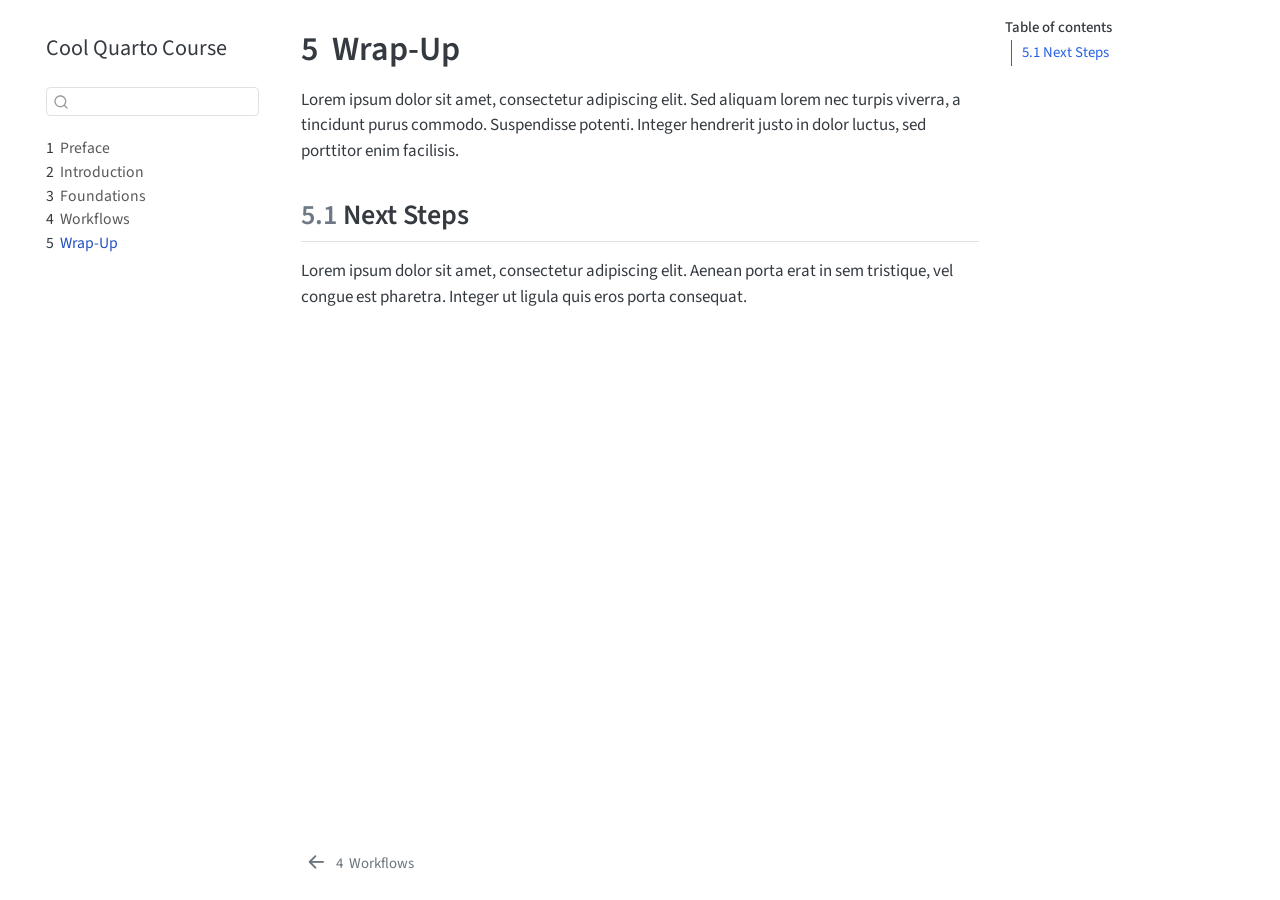
<file: docs/wrap-up.html>
<!DOCTYPE html>
<html xmlns="http://www.w3.org/1999/xhtml" lang="en" xml:lang="en"><head>

<meta charset="utf-8">
<meta name="generator" content="quarto-1.8.26">

<meta name="viewport" content="width=device-width, initial-scale=1.0, user-scalable=yes">


<title>5&nbsp; Wrap-Up – Cool Quarto Course</title>
<style>
code{white-space: pre-wrap;}
span.smallcaps{font-variant: small-caps;}
div.columns{display: flex; gap: min(4vw, 1.5em);}
div.column{flex: auto; overflow-x: auto;}
div.hanging-indent{margin-left: 1.5em; text-indent: -1.5em;}
ul.task-list{list-style: none;}
ul.task-list li input[type="checkbox"] {
  width: 0.8em;
  margin: 0 0.8em 0.2em -1em; /* quarto-specific, see https://github.com/quarto-dev/quarto-cli/issues/4556 */ 
  vertical-align: middle;
}
</style>


<script src="site_libs/quarto-nav/quarto-nav.js"></script>
<script src="site_libs/quarto-nav/headroom.min.js"></script>
<script src="site_libs/clipboard/clipboard.min.js"></script>
<script src="site_libs/quarto-search/autocomplete.umd.js"></script>
<script src="site_libs/quarto-search/fuse.min.js"></script>
<script src="site_libs/quarto-search/quarto-search.js"></script>
<meta name="quarto:offset" content="./">
<link href="./workflows.html" rel="prev">
<script src="site_libs/quarto-html/quarto.js" type="module"></script>
<script src="site_libs/quarto-html/tabsets/tabsets.js" type="module"></script>
<script src="site_libs/quarto-html/axe/axe-check.js" type="module"></script>
<script src="site_libs/quarto-html/popper.min.js"></script>
<script src="site_libs/quarto-html/tippy.umd.min.js"></script>
<script src="site_libs/quarto-html/anchor.min.js"></script>
<link href="site_libs/quarto-html/tippy.css" rel="stylesheet">
<link href="site_libs/quarto-html/quarto-syntax-highlighting-587c61ba64f3a5504c4d52d930310e48.css" rel="stylesheet" id="quarto-text-highlighting-styles">
<script src="site_libs/bootstrap/bootstrap.min.js"></script>
<link href="site_libs/bootstrap/bootstrap-icons.css" rel="stylesheet">
<link href="site_libs/bootstrap/bootstrap-23aac436fb4e878f9b8f2f0c7834cb3e.min.css" rel="stylesheet" append-hash="true" id="quarto-bootstrap" data-mode="light">
<script id="quarto-search-options" type="application/json">{
  "location": "sidebar",
  "copy-button": false,
  "collapse-after": 3,
  "panel-placement": "start",
  "type": "textbox",
  "limit": 50,
  "keyboard-shortcut": [
    "f",
    "/",
    "s"
  ],
  "show-item-context": false,
  "language": {
    "search-no-results-text": "No results",
    "search-matching-documents-text": "matching documents",
    "search-copy-link-title": "Copy link to search",
    "search-hide-matches-text": "Hide additional matches",
    "search-more-match-text": "more match in this document",
    "search-more-matches-text": "more matches in this document",
    "search-clear-button-title": "Clear",
    "search-text-placeholder": "",
    "search-detached-cancel-button-title": "Cancel",
    "search-submit-button-title": "Submit",
    "search-label": "Search"
  }
}</script>


</head>

<body class="nav-sidebar floating quarto-light">

<div id="quarto-search-results"></div>
  <header id="quarto-header" class="headroom fixed-top">
  <nav class="quarto-secondary-nav">
    <div class="container-fluid d-flex">
      <button type="button" class="quarto-btn-toggle btn" data-bs-toggle="collapse" role="button" data-bs-target=".quarto-sidebar-collapse-item" aria-controls="quarto-sidebar" aria-expanded="false" aria-label="Toggle sidebar navigation" onclick="if (window.quartoToggleHeadroom) { window.quartoToggleHeadroom(); }">
        <i class="bi bi-layout-text-sidebar-reverse"></i>
      </button>
        <nav class="quarto-page-breadcrumbs" aria-label="breadcrumb"><ol class="breadcrumb"><li class="breadcrumb-item"><a href="./wrap-up.html"><span class="chapter-number">5</span>&nbsp; <span class="chapter-title">Wrap-Up</span></a></li></ol></nav>
        <a class="flex-grow-1" role="navigation" data-bs-toggle="collapse" data-bs-target=".quarto-sidebar-collapse-item" aria-controls="quarto-sidebar" aria-expanded="false" aria-label="Toggle sidebar navigation" onclick="if (window.quartoToggleHeadroom) { window.quartoToggleHeadroom(); }">      
        </a>
      <button type="button" class="btn quarto-search-button" aria-label="Search" onclick="window.quartoOpenSearch();">
        <i class="bi bi-search"></i>
      </button>
    </div>
  </nav>
</header>
<!-- content -->
<div id="quarto-content" class="quarto-container page-columns page-rows-contents page-layout-article">
<!-- sidebar -->
  <nav id="quarto-sidebar" class="sidebar collapse collapse-horizontal quarto-sidebar-collapse-item sidebar-navigation floating overflow-auto">
    <div class="pt-lg-2 mt-2 text-left sidebar-header">
    <div class="sidebar-title mb-0 py-0">
      <a href="./">Cool Quarto Course</a> 
    </div>
      </div>
        <div class="mt-2 flex-shrink-0 align-items-center">
        <div class="sidebar-search">
        <div id="quarto-search" class="" title="Search"></div>
        </div>
        </div>
    <div class="sidebar-menu-container"> 
    <ul class="list-unstyled mt-1">
        <li class="sidebar-item">
  <div class="sidebar-item-container"> 
  <a href="./index.html" class="sidebar-item-text sidebar-link">
 <span class="menu-text"><span class="chapter-number">1</span>&nbsp; <span class="chapter-title">Preface</span></span></a>
  </div>
</li>
        <li class="sidebar-item">
  <div class="sidebar-item-container"> 
  <a href="./introduction.html" class="sidebar-item-text sidebar-link">
 <span class="menu-text"><span class="chapter-number">2</span>&nbsp; <span class="chapter-title">Introduction</span></span></a>
  </div>
</li>
        <li class="sidebar-item">
  <div class="sidebar-item-container"> 
  <a href="./foundations.html" class="sidebar-item-text sidebar-link">
 <span class="menu-text"><span class="chapter-number">3</span>&nbsp; <span class="chapter-title">Foundations</span></span></a>
  </div>
</li>
        <li class="sidebar-item">
  <div class="sidebar-item-container"> 
  <a href="./workflows.html" class="sidebar-item-text sidebar-link">
 <span class="menu-text"><span class="chapter-number">4</span>&nbsp; <span class="chapter-title">Workflows</span></span></a>
  </div>
</li>
        <li class="sidebar-item">
  <div class="sidebar-item-container"> 
  <a href="./wrap-up.html" class="sidebar-item-text sidebar-link active">
 <span class="menu-text"><span class="chapter-number">5</span>&nbsp; <span class="chapter-title">Wrap-Up</span></span></a>
  </div>
</li>
    </ul>
    </div>
</nav>
<div id="quarto-sidebar-glass" class="quarto-sidebar-collapse-item" data-bs-toggle="collapse" data-bs-target=".quarto-sidebar-collapse-item"></div>
<!-- margin-sidebar -->
    <div id="quarto-margin-sidebar" class="sidebar margin-sidebar">
        <nav id="TOC" role="doc-toc" class="toc-active">
    <h2 id="toc-title">Table of contents</h2>
   
  <ul>
  <li><a href="#next-steps" id="toc-next-steps" class="nav-link active" data-scroll-target="#next-steps"><span class="header-section-number">5.1</span> Next Steps</a></li>
  </ul>
</nav>
    </div>
<!-- main -->
<main class="content" id="quarto-document-content">

<header id="title-block-header" class="quarto-title-block default">
<div class="quarto-title">
<h1 class="title"><span class="chapter-number">5</span>&nbsp; <span class="chapter-title">Wrap-Up</span></h1>
</div>



<div class="quarto-title-meta">

    
  
    
  </div>
  


</header>


<p>Lorem ipsum dolor sit amet, consectetur adipiscing elit. Sed aliquam lorem nec turpis viverra, a tincidunt purus commodo. Suspendisse potenti. Integer hendrerit justo in dolor luctus, sed porttitor enim facilisis.</p>
<section id="next-steps" class="level2" data-number="5.1">
<h2 data-number="5.1" class="anchored" data-anchor-id="next-steps"><span class="header-section-number">5.1</span> Next Steps</h2>
<p>Lorem ipsum dolor sit amet, consectetur adipiscing elit. Aenean porta erat in sem tristique, vel congue est pharetra. Integer ut ligula quis eros porta consequat.</p>


</section>

</main> <!-- /main -->
<script id="quarto-html-after-body" type="application/javascript">
  window.document.addEventListener("DOMContentLoaded", function (event) {
    const icon = "";
    const anchorJS = new window.AnchorJS();
    anchorJS.options = {
      placement: 'right',
      icon: icon
    };
    anchorJS.add('.anchored');
    const isCodeAnnotation = (el) => {
      for (const clz of el.classList) {
        if (clz.startsWith('code-annotation-')) {                     
          return true;
        }
      }
      return false;
    }
    const onCopySuccess = function(e) {
      // button target
      const button = e.trigger;
      // don't keep focus
      button.blur();
      // flash "checked"
      button.classList.add('code-copy-button-checked');
      var currentTitle = button.getAttribute("title");
      button.setAttribute("title", "Copied!");
      let tooltip;
      if (window.bootstrap) {
        button.setAttribute("data-bs-toggle", "tooltip");
        button.setAttribute("data-bs-placement", "left");
        button.setAttribute("data-bs-title", "Copied!");
        tooltip = new bootstrap.Tooltip(button, 
          { trigger: "manual", 
            customClass: "code-copy-button-tooltip",
            offset: [0, -8]});
        tooltip.show();    
      }
      setTimeout(function() {
        if (tooltip) {
          tooltip.hide();
          button.removeAttribute("data-bs-title");
          button.removeAttribute("data-bs-toggle");
          button.removeAttribute("data-bs-placement");
        }
        button.setAttribute("title", currentTitle);
        button.classList.remove('code-copy-button-checked');
      }, 1000);
      // clear code selection
      e.clearSelection();
    }
    const getTextToCopy = function(trigger) {
      const outerScaffold = trigger.parentElement.cloneNode(true);
      const codeEl = outerScaffold.querySelector('code');
      for (const childEl of codeEl.children) {
        if (isCodeAnnotation(childEl)) {
          childEl.remove();
        }
      }
      return codeEl.innerText;
    }
    const clipboard = new window.ClipboardJS('.code-copy-button:not([data-in-quarto-modal])', {
      text: getTextToCopy
    });
    clipboard.on('success', onCopySuccess);
    if (window.document.getElementById('quarto-embedded-source-code-modal')) {
      const clipboardModal = new window.ClipboardJS('.code-copy-button[data-in-quarto-modal]', {
        text: getTextToCopy,
        container: window.document.getElementById('quarto-embedded-source-code-modal')
      });
      clipboardModal.on('success', onCopySuccess);
    }
      var localhostRegex = new RegExp(/^(?:http|https):\/\/localhost\:?[0-9]*\//);
      var mailtoRegex = new RegExp(/^mailto:/);
        var filterRegex = new RegExp('/' + window.location.host + '/');
      var isInternal = (href) => {
          return filterRegex.test(href) || localhostRegex.test(href) || mailtoRegex.test(href);
      }
      // Inspect non-navigation links and adorn them if external
     var links = window.document.querySelectorAll('a[href]:not(.nav-link):not(.navbar-brand):not(.toc-action):not(.sidebar-link):not(.sidebar-item-toggle):not(.pagination-link):not(.no-external):not([aria-hidden]):not(.dropdown-item):not(.quarto-navigation-tool):not(.about-link)');
      for (var i=0; i<links.length; i++) {
        const link = links[i];
        if (!isInternal(link.href)) {
          // undo the damage that might have been done by quarto-nav.js in the case of
          // links that we want to consider external
          if (link.dataset.originalHref !== undefined) {
            link.href = link.dataset.originalHref;
          }
        }
      }
    function tippyHover(el, contentFn, onTriggerFn, onUntriggerFn) {
      const config = {
        allowHTML: true,
        maxWidth: 500,
        delay: 100,
        arrow: false,
        appendTo: function(el) {
            return el.parentElement;
        },
        interactive: true,
        interactiveBorder: 10,
        theme: 'quarto',
        placement: 'bottom-start',
      };
      if (contentFn) {
        config.content = contentFn;
      }
      if (onTriggerFn) {
        config.onTrigger = onTriggerFn;
      }
      if (onUntriggerFn) {
        config.onUntrigger = onUntriggerFn;
      }
      window.tippy(el, config); 
    }
    const noterefs = window.document.querySelectorAll('a[role="doc-noteref"]');
    for (var i=0; i<noterefs.length; i++) {
      const ref = noterefs[i];
      tippyHover(ref, function() {
        // use id or data attribute instead here
        let href = ref.getAttribute('data-footnote-href') || ref.getAttribute('href');
        try { href = new URL(href).hash; } catch {}
        const id = href.replace(/^#\/?/, "");
        const note = window.document.getElementById(id);
        if (note) {
          return note.innerHTML;
        } else {
          return "";
        }
      });
    }
    const xrefs = window.document.querySelectorAll('a.quarto-xref');
    const processXRef = (id, note) => {
      // Strip column container classes
      const stripColumnClz = (el) => {
        el.classList.remove("page-full", "page-columns");
        if (el.children) {
          for (const child of el.children) {
            stripColumnClz(child);
          }
        }
      }
      stripColumnClz(note)
      if (id === null || id.startsWith('sec-')) {
        // Special case sections, only their first couple elements
        const container = document.createElement("div");
        if (note.children && note.children.length > 2) {
          container.appendChild(note.children[0].cloneNode(true));
          for (let i = 1; i < note.children.length; i++) {
            const child = note.children[i];
            if (child.tagName === "P" && child.innerText === "") {
              continue;
            } else {
              container.appendChild(child.cloneNode(true));
              break;
            }
          }
          if (window.Quarto?.typesetMath) {
            window.Quarto.typesetMath(container);
          }
          return container.innerHTML
        } else {
          if (window.Quarto?.typesetMath) {
            window.Quarto.typesetMath(note);
          }
          return note.innerHTML;
        }
      } else {
        // Remove any anchor links if they are present
        const anchorLink = note.querySelector('a.anchorjs-link');
        if (anchorLink) {
          anchorLink.remove();
        }
        if (window.Quarto?.typesetMath) {
          window.Quarto.typesetMath(note);
        }
        if (note.classList.contains("callout")) {
          return note.outerHTML;
        } else {
          return note.innerHTML;
        }
      }
    }
    for (var i=0; i<xrefs.length; i++) {
      const xref = xrefs[i];
      tippyHover(xref, undefined, function(instance) {
        instance.disable();
        let url = xref.getAttribute('href');
        let hash = undefined; 
        if (url.startsWith('#')) {
          hash = url;
        } else {
          try { hash = new URL(url).hash; } catch {}
        }
        if (hash) {
          const id = hash.replace(/^#\/?/, "");
          const note = window.document.getElementById(id);
          if (note !== null) {
            try {
              const html = processXRef(id, note.cloneNode(true));
              instance.setContent(html);
            } finally {
              instance.enable();
              instance.show();
            }
          } else {
            // See if we can fetch this
            fetch(url.split('#')[0])
            .then(res => res.text())
            .then(html => {
              const parser = new DOMParser();
              const htmlDoc = parser.parseFromString(html, "text/html");
              const note = htmlDoc.getElementById(id);
              if (note !== null) {
                const html = processXRef(id, note);
                instance.setContent(html);
              } 
            }).finally(() => {
              instance.enable();
              instance.show();
            });
          }
        } else {
          // See if we can fetch a full url (with no hash to target)
          // This is a special case and we should probably do some content thinning / targeting
          fetch(url)
          .then(res => res.text())
          .then(html => {
            const parser = new DOMParser();
            const htmlDoc = parser.parseFromString(html, "text/html");
            const note = htmlDoc.querySelector('main.content');
            if (note !== null) {
              // This should only happen for chapter cross references
              // (since there is no id in the URL)
              // remove the first header
              if (note.children.length > 0 && note.children[0].tagName === "HEADER") {
                note.children[0].remove();
              }
              const html = processXRef(null, note);
              instance.setContent(html);
            } 
          }).finally(() => {
            instance.enable();
            instance.show();
          });
        }
      }, function(instance) {
      });
    }
        let selectedAnnoteEl;
        const selectorForAnnotation = ( cell, annotation) => {
          let cellAttr = 'data-code-cell="' + cell + '"';
          let lineAttr = 'data-code-annotation="' +  annotation + '"';
          const selector = 'span[' + cellAttr + '][' + lineAttr + ']';
          return selector;
        }
        const selectCodeLines = (annoteEl) => {
          const doc = window.document;
          const targetCell = annoteEl.getAttribute("data-target-cell");
          const targetAnnotation = annoteEl.getAttribute("data-target-annotation");
          const annoteSpan = window.document.querySelector(selectorForAnnotation(targetCell, targetAnnotation));
          const lines = annoteSpan.getAttribute("data-code-lines").split(",");
          const lineIds = lines.map((line) => {
            return targetCell + "-" + line;
          })
          let top = null;
          let height = null;
          let parent = null;
          if (lineIds.length > 0) {
              //compute the position of the single el (top and bottom and make a div)
              const el = window.document.getElementById(lineIds[0]);
              top = el.offsetTop;
              height = el.offsetHeight;
              parent = el.parentElement.parentElement;
            if (lineIds.length > 1) {
              const lastEl = window.document.getElementById(lineIds[lineIds.length - 1]);
              const bottom = lastEl.offsetTop + lastEl.offsetHeight;
              height = bottom - top;
            }
            if (top !== null && height !== null && parent !== null) {
              // cook up a div (if necessary) and position it 
              let div = window.document.getElementById("code-annotation-line-highlight");
              if (div === null) {
                div = window.document.createElement("div");
                div.setAttribute("id", "code-annotation-line-highlight");
                div.style.position = 'absolute';
                parent.appendChild(div);
              }
              div.style.top = top - 2 + "px";
              div.style.height = height + 4 + "px";
              div.style.left = 0;
              let gutterDiv = window.document.getElementById("code-annotation-line-highlight-gutter");
              if (gutterDiv === null) {
                gutterDiv = window.document.createElement("div");
                gutterDiv.setAttribute("id", "code-annotation-line-highlight-gutter");
                gutterDiv.style.position = 'absolute';
                const codeCell = window.document.getElementById(targetCell);
                const gutter = codeCell.querySelector('.code-annotation-gutter');
                gutter.appendChild(gutterDiv);
              }
              gutterDiv.style.top = top - 2 + "px";
              gutterDiv.style.height = height + 4 + "px";
            }
            selectedAnnoteEl = annoteEl;
          }
        };
        const unselectCodeLines = () => {
          const elementsIds = ["code-annotation-line-highlight", "code-annotation-line-highlight-gutter"];
          elementsIds.forEach((elId) => {
            const div = window.document.getElementById(elId);
            if (div) {
              div.remove();
            }
          });
          selectedAnnoteEl = undefined;
        };
          // Handle positioning of the toggle
      window.addEventListener(
        "resize",
        throttle(() => {
          elRect = undefined;
          if (selectedAnnoteEl) {
            selectCodeLines(selectedAnnoteEl);
          }
        }, 10)
      );
      function throttle(fn, ms) {
      let throttle = false;
      let timer;
        return (...args) => {
          if(!throttle) { // first call gets through
              fn.apply(this, args);
              throttle = true;
          } else { // all the others get throttled
              if(timer) clearTimeout(timer); // cancel #2
              timer = setTimeout(() => {
                fn.apply(this, args);
                timer = throttle = false;
              }, ms);
          }
        };
      }
        // Attach click handler to the DT
        const annoteDls = window.document.querySelectorAll('dt[data-target-cell]');
        for (const annoteDlNode of annoteDls) {
          annoteDlNode.addEventListener('click', (event) => {
            const clickedEl = event.target;
            if (clickedEl !== selectedAnnoteEl) {
              unselectCodeLines();
              const activeEl = window.document.querySelector('dt[data-target-cell].code-annotation-active');
              if (activeEl) {
                activeEl.classList.remove('code-annotation-active');
              }
              selectCodeLines(clickedEl);
              clickedEl.classList.add('code-annotation-active');
            } else {
              // Unselect the line
              unselectCodeLines();
              clickedEl.classList.remove('code-annotation-active');
            }
          });
        }
    const findCites = (el) => {
      const parentEl = el.parentElement;
      if (parentEl) {
        const cites = parentEl.dataset.cites;
        if (cites) {
          return {
            el,
            cites: cites.split(' ')
          };
        } else {
          return findCites(el.parentElement)
        }
      } else {
        return undefined;
      }
    };
    var bibliorefs = window.document.querySelectorAll('a[role="doc-biblioref"]');
    for (var i=0; i<bibliorefs.length; i++) {
      const ref = bibliorefs[i];
      const citeInfo = findCites(ref);
      if (citeInfo) {
        tippyHover(citeInfo.el, function() {
          var popup = window.document.createElement('div');
          citeInfo.cites.forEach(function(cite) {
            var citeDiv = window.document.createElement('div');
            citeDiv.classList.add('hanging-indent');
            citeDiv.classList.add('csl-entry');
            var biblioDiv = window.document.getElementById('ref-' + cite);
            if (biblioDiv) {
              citeDiv.innerHTML = biblioDiv.innerHTML;
            }
            popup.appendChild(citeDiv);
          });
          return popup.innerHTML;
        });
      }
    }
  });
  </script>
<nav class="page-navigation">
  <div class="nav-page nav-page-previous">
      <a href="./workflows.html" class="pagination-link" aria-label="Workflows">
        <i class="bi bi-arrow-left-short"></i> <span class="nav-page-text"><span class="chapter-number">4</span>&nbsp; <span class="chapter-title">Workflows</span></span>
      </a>          
  </div>
  <div class="nav-page nav-page-next">
  </div>
</nav>
</div> <!-- /content -->




</body></html>
</file>
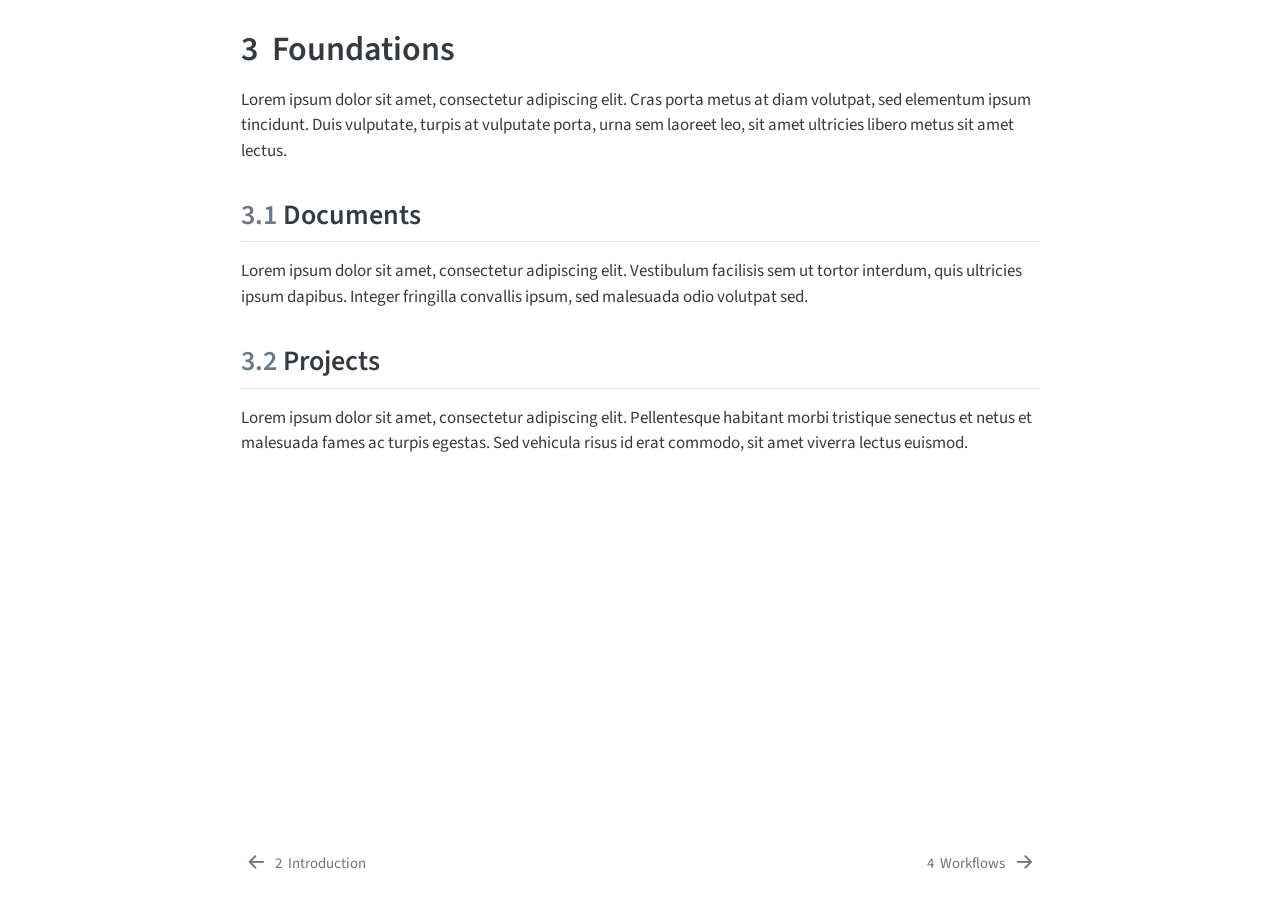
<file: docs/no_toc/foundations.html>
<!DOCTYPE html>
<html xmlns="http://www.w3.org/1999/xhtml" lang="en" xml:lang="en"><head>

<meta charset="utf-8">
<meta name="generator" content="quarto-1.8.26">

<meta name="viewport" content="width=device-width, initial-scale=1.0, user-scalable=yes">


<title>3&nbsp; Foundations – Cool Quarto Course</title>
<style>
code{white-space: pre-wrap;}
span.smallcaps{font-variant: small-caps;}
div.columns{display: flex; gap: min(4vw, 1.5em);}
div.column{flex: auto; overflow-x: auto;}
div.hanging-indent{margin-left: 1.5em; text-indent: -1.5em;}
ul.task-list{list-style: none;}
ul.task-list li input[type="checkbox"] {
  width: 0.8em;
  margin: 0 0.8em 0.2em -1em; /* quarto-specific, see https://github.com/quarto-dev/quarto-cli/issues/4556 */ 
  vertical-align: middle;
}
</style>


<script src="site_libs/quarto-nav/quarto-nav.js"></script>
<script src="site_libs/quarto-nav/headroom.min.js"></script>
<script src="site_libs/clipboard/clipboard.min.js"></script>
<script src="site_libs/quarto-search/autocomplete.umd.js"></script>
<script src="site_libs/quarto-search/fuse.min.js"></script>
<script src="site_libs/quarto-search/quarto-search.js"></script>
<meta name="quarto:offset" content="./">
<link href="./workflows.html" rel="next">
<link href="./introduction.html" rel="prev">
<script src="site_libs/quarto-html/quarto.js" type="module"></script>
<script src="site_libs/quarto-html/tabsets/tabsets.js" type="module"></script>
<script src="site_libs/quarto-html/axe/axe-check.js" type="module"></script>
<script src="site_libs/quarto-html/popper.min.js"></script>
<script src="site_libs/quarto-html/tippy.umd.min.js"></script>
<script src="site_libs/quarto-html/anchor.min.js"></script>
<link href="site_libs/quarto-html/tippy.css" rel="stylesheet">
<link href="site_libs/quarto-html/quarto-syntax-highlighting-587c61ba64f3a5504c4d52d930310e48.css" rel="stylesheet" id="quarto-text-highlighting-styles">
<script src="site_libs/bootstrap/bootstrap.min.js"></script>
<link href="site_libs/bootstrap/bootstrap-icons.css" rel="stylesheet">
<link href="site_libs/bootstrap/bootstrap-23aac436fb4e878f9b8f2f0c7834cb3e.min.css" rel="stylesheet" append-hash="true" id="quarto-bootstrap" data-mode="light">
<script id="quarto-search-options" type="application/json">{
  "location": "sidebar",
  "copy-button": false,
  "collapse-after": 3,
  "panel-placement": "start",
  "type": "textbox",
  "limit": 50,
  "keyboard-shortcut": [
    "f",
    "/",
    "s"
  ],
  "show-item-context": false,
  "language": {
    "search-no-results-text": "No results",
    "search-matching-documents-text": "matching documents",
    "search-copy-link-title": "Copy link to search",
    "search-hide-matches-text": "Hide additional matches",
    "search-more-match-text": "more match in this document",
    "search-more-matches-text": "more matches in this document",
    "search-clear-button-title": "Clear",
    "search-text-placeholder": "",
    "search-detached-cancel-button-title": "Cancel",
    "search-submit-button-title": "Submit",
    "search-label": "Search"
  }
}</script>


</head>

<body class="fullcontent quarto-light">

<div id="quarto-search-results"></div>
<!-- content -->
<div id="quarto-content" class="quarto-container page-columns page-rows-contents page-layout-article">
<!-- sidebar -->
<!-- margin-sidebar -->
    
<!-- main -->
<main class="content" id="quarto-document-content">

<header id="title-block-header" class="quarto-title-block default">
<div class="quarto-title">
<h1 class="title"><span class="chapter-number">3</span>&nbsp; <span class="chapter-title">Foundations</span></h1>
</div>



<div class="quarto-title-meta">

    
  
    
  </div>
  


</header>


<p>Lorem ipsum dolor sit amet, consectetur adipiscing elit. Cras porta metus at diam volutpat, sed elementum ipsum tincidunt. Duis vulputate, turpis at vulputate porta, urna sem laoreet leo, sit amet ultricies libero metus sit amet lectus.</p>
<section id="documents" class="level2" data-number="3.1">
<h2 data-number="3.1" class="anchored" data-anchor-id="documents"><span class="header-section-number">3.1</span> Documents</h2>
<p>Lorem ipsum dolor sit amet, consectetur adipiscing elit. Vestibulum facilisis sem ut tortor interdum, quis ultricies ipsum dapibus. Integer fringilla convallis ipsum, sed malesuada odio volutpat sed.</p>
</section>
<section id="projects" class="level2" data-number="3.2">
<h2 data-number="3.2" class="anchored" data-anchor-id="projects"><span class="header-section-number">3.2</span> Projects</h2>
<p>Lorem ipsum dolor sit amet, consectetur adipiscing elit. Pellentesque habitant morbi tristique senectus et netus et malesuada fames ac turpis egestas. Sed vehicula risus id erat commodo, sit amet viverra lectus euismod.</p>


</section>

</main> <!-- /main -->
<script id="quarto-html-after-body" type="application/javascript">
  window.document.addEventListener("DOMContentLoaded", function (event) {
    const icon = "";
    const anchorJS = new window.AnchorJS();
    anchorJS.options = {
      placement: 'right',
      icon: icon
    };
    anchorJS.add('.anchored');
    const isCodeAnnotation = (el) => {
      for (const clz of el.classList) {
        if (clz.startsWith('code-annotation-')) {                     
          return true;
        }
      }
      return false;
    }
    const onCopySuccess = function(e) {
      // button target
      const button = e.trigger;
      // don't keep focus
      button.blur();
      // flash "checked"
      button.classList.add('code-copy-button-checked');
      var currentTitle = button.getAttribute("title");
      button.setAttribute("title", "Copied!");
      let tooltip;
      if (window.bootstrap) {
        button.setAttribute("data-bs-toggle", "tooltip");
        button.setAttribute("data-bs-placement", "left");
        button.setAttribute("data-bs-title", "Copied!");
        tooltip = new bootstrap.Tooltip(button, 
          { trigger: "manual", 
            customClass: "code-copy-button-tooltip",
            offset: [0, -8]});
        tooltip.show();    
      }
      setTimeout(function() {
        if (tooltip) {
          tooltip.hide();
          button.removeAttribute("data-bs-title");
          button.removeAttribute("data-bs-toggle");
          button.removeAttribute("data-bs-placement");
        }
        button.setAttribute("title", currentTitle);
        button.classList.remove('code-copy-button-checked');
      }, 1000);
      // clear code selection
      e.clearSelection();
    }
    const getTextToCopy = function(trigger) {
      const outerScaffold = trigger.parentElement.cloneNode(true);
      const codeEl = outerScaffold.querySelector('code');
      for (const childEl of codeEl.children) {
        if (isCodeAnnotation(childEl)) {
          childEl.remove();
        }
      }
      return codeEl.innerText;
    }
    const clipboard = new window.ClipboardJS('.code-copy-button:not([data-in-quarto-modal])', {
      text: getTextToCopy
    });
    clipboard.on('success', onCopySuccess);
    if (window.document.getElementById('quarto-embedded-source-code-modal')) {
      const clipboardModal = new window.ClipboardJS('.code-copy-button[data-in-quarto-modal]', {
        text: getTextToCopy,
        container: window.document.getElementById('quarto-embedded-source-code-modal')
      });
      clipboardModal.on('success', onCopySuccess);
    }
      var localhostRegex = new RegExp(/^(?:http|https):\/\/localhost\:?[0-9]*\//);
      var mailtoRegex = new RegExp(/^mailto:/);
        var filterRegex = new RegExp('/' + window.location.host + '/');
      var isInternal = (href) => {
          return filterRegex.test(href) || localhostRegex.test(href) || mailtoRegex.test(href);
      }
      // Inspect non-navigation links and adorn them if external
     var links = window.document.querySelectorAll('a[href]:not(.nav-link):not(.navbar-brand):not(.toc-action):not(.sidebar-link):not(.sidebar-item-toggle):not(.pagination-link):not(.no-external):not([aria-hidden]):not(.dropdown-item):not(.quarto-navigation-tool):not(.about-link)');
      for (var i=0; i<links.length; i++) {
        const link = links[i];
        if (!isInternal(link.href)) {
          // undo the damage that might have been done by quarto-nav.js in the case of
          // links that we want to consider external
          if (link.dataset.originalHref !== undefined) {
            link.href = link.dataset.originalHref;
          }
        }
      }
    function tippyHover(el, contentFn, onTriggerFn, onUntriggerFn) {
      const config = {
        allowHTML: true,
        maxWidth: 500,
        delay: 100,
        arrow: false,
        appendTo: function(el) {
            return el.parentElement;
        },
        interactive: true,
        interactiveBorder: 10,
        theme: 'quarto',
        placement: 'bottom-start',
      };
      if (contentFn) {
        config.content = contentFn;
      }
      if (onTriggerFn) {
        config.onTrigger = onTriggerFn;
      }
      if (onUntriggerFn) {
        config.onUntrigger = onUntriggerFn;
      }
      window.tippy(el, config); 
    }
    const noterefs = window.document.querySelectorAll('a[role="doc-noteref"]');
    for (var i=0; i<noterefs.length; i++) {
      const ref = noterefs[i];
      tippyHover(ref, function() {
        // use id or data attribute instead here
        let href = ref.getAttribute('data-footnote-href') || ref.getAttribute('href');
        try { href = new URL(href).hash; } catch {}
        const id = href.replace(/^#\/?/, "");
        const note = window.document.getElementById(id);
        if (note) {
          return note.innerHTML;
        } else {
          return "";
        }
      });
    }
    const xrefs = window.document.querySelectorAll('a.quarto-xref');
    const processXRef = (id, note) => {
      // Strip column container classes
      const stripColumnClz = (el) => {
        el.classList.remove("page-full", "page-columns");
        if (el.children) {
          for (const child of el.children) {
            stripColumnClz(child);
          }
        }
      }
      stripColumnClz(note)
      if (id === null || id.startsWith('sec-')) {
        // Special case sections, only their first couple elements
        const container = document.createElement("div");
        if (note.children && note.children.length > 2) {
          container.appendChild(note.children[0].cloneNode(true));
          for (let i = 1; i < note.children.length; i++) {
            const child = note.children[i];
            if (child.tagName === "P" && child.innerText === "") {
              continue;
            } else {
              container.appendChild(child.cloneNode(true));
              break;
            }
          }
          if (window.Quarto?.typesetMath) {
            window.Quarto.typesetMath(container);
          }
          return container.innerHTML
        } else {
          if (window.Quarto?.typesetMath) {
            window.Quarto.typesetMath(note);
          }
          return note.innerHTML;
        }
      } else {
        // Remove any anchor links if they are present
        const anchorLink = note.querySelector('a.anchorjs-link');
        if (anchorLink) {
          anchorLink.remove();
        }
        if (window.Quarto?.typesetMath) {
          window.Quarto.typesetMath(note);
        }
        if (note.classList.contains("callout")) {
          return note.outerHTML;
        } else {
          return note.innerHTML;
        }
      }
    }
    for (var i=0; i<xrefs.length; i++) {
      const xref = xrefs[i];
      tippyHover(xref, undefined, function(instance) {
        instance.disable();
        let url = xref.getAttribute('href');
        let hash = undefined; 
        if (url.startsWith('#')) {
          hash = url;
        } else {
          try { hash = new URL(url).hash; } catch {}
        }
        if (hash) {
          const id = hash.replace(/^#\/?/, "");
          const note = window.document.getElementById(id);
          if (note !== null) {
            try {
              const html = processXRef(id, note.cloneNode(true));
              instance.setContent(html);
            } finally {
              instance.enable();
              instance.show();
            }
          } else {
            // See if we can fetch this
            fetch(url.split('#')[0])
            .then(res => res.text())
            .then(html => {
              const parser = new DOMParser();
              const htmlDoc = parser.parseFromString(html, "text/html");
              const note = htmlDoc.getElementById(id);
              if (note !== null) {
                const html = processXRef(id, note);
                instance.setContent(html);
              } 
            }).finally(() => {
              instance.enable();
              instance.show();
            });
          }
        } else {
          // See if we can fetch a full url (with no hash to target)
          // This is a special case and we should probably do some content thinning / targeting
          fetch(url)
          .then(res => res.text())
          .then(html => {
            const parser = new DOMParser();
            const htmlDoc = parser.parseFromString(html, "text/html");
            const note = htmlDoc.querySelector('main.content');
            if (note !== null) {
              // This should only happen for chapter cross references
              // (since there is no id in the URL)
              // remove the first header
              if (note.children.length > 0 && note.children[0].tagName === "HEADER") {
                note.children[0].remove();
              }
              const html = processXRef(null, note);
              instance.setContent(html);
            } 
          }).finally(() => {
            instance.enable();
            instance.show();
          });
        }
      }, function(instance) {
      });
    }
        let selectedAnnoteEl;
        const selectorForAnnotation = ( cell, annotation) => {
          let cellAttr = 'data-code-cell="' + cell + '"';
          let lineAttr = 'data-code-annotation="' +  annotation + '"';
          const selector = 'span[' + cellAttr + '][' + lineAttr + ']';
          return selector;
        }
        const selectCodeLines = (annoteEl) => {
          const doc = window.document;
          const targetCell = annoteEl.getAttribute("data-target-cell");
          const targetAnnotation = annoteEl.getAttribute("data-target-annotation");
          const annoteSpan = window.document.querySelector(selectorForAnnotation(targetCell, targetAnnotation));
          const lines = annoteSpan.getAttribute("data-code-lines").split(",");
          const lineIds = lines.map((line) => {
            return targetCell + "-" + line;
          })
          let top = null;
          let height = null;
          let parent = null;
          if (lineIds.length > 0) {
              //compute the position of the single el (top and bottom and make a div)
              const el = window.document.getElementById(lineIds[0]);
              top = el.offsetTop;
              height = el.offsetHeight;
              parent = el.parentElement.parentElement;
            if (lineIds.length > 1) {
              const lastEl = window.document.getElementById(lineIds[lineIds.length - 1]);
              const bottom = lastEl.offsetTop + lastEl.offsetHeight;
              height = bottom - top;
            }
            if (top !== null && height !== null && parent !== null) {
              // cook up a div (if necessary) and position it 
              let div = window.document.getElementById("code-annotation-line-highlight");
              if (div === null) {
                div = window.document.createElement("div");
                div.setAttribute("id", "code-annotation-line-highlight");
                div.style.position = 'absolute';
                parent.appendChild(div);
              }
              div.style.top = top - 2 + "px";
              div.style.height = height + 4 + "px";
              div.style.left = 0;
              let gutterDiv = window.document.getElementById("code-annotation-line-highlight-gutter");
              if (gutterDiv === null) {
                gutterDiv = window.document.createElement("div");
                gutterDiv.setAttribute("id", "code-annotation-line-highlight-gutter");
                gutterDiv.style.position = 'absolute';
                const codeCell = window.document.getElementById(targetCell);
                const gutter = codeCell.querySelector('.code-annotation-gutter');
                gutter.appendChild(gutterDiv);
              }
              gutterDiv.style.top = top - 2 + "px";
              gutterDiv.style.height = height + 4 + "px";
            }
            selectedAnnoteEl = annoteEl;
          }
        };
        const unselectCodeLines = () => {
          const elementsIds = ["code-annotation-line-highlight", "code-annotation-line-highlight-gutter"];
          elementsIds.forEach((elId) => {
            const div = window.document.getElementById(elId);
            if (div) {
              div.remove();
            }
          });
          selectedAnnoteEl = undefined;
        };
          // Handle positioning of the toggle
      window.addEventListener(
        "resize",
        throttle(() => {
          elRect = undefined;
          if (selectedAnnoteEl) {
            selectCodeLines(selectedAnnoteEl);
          }
        }, 10)
      );
      function throttle(fn, ms) {
      let throttle = false;
      let timer;
        return (...args) => {
          if(!throttle) { // first call gets through
              fn.apply(this, args);
              throttle = true;
          } else { // all the others get throttled
              if(timer) clearTimeout(timer); // cancel #2
              timer = setTimeout(() => {
                fn.apply(this, args);
                timer = throttle = false;
              }, ms);
          }
        };
      }
        // Attach click handler to the DT
        const annoteDls = window.document.querySelectorAll('dt[data-target-cell]');
        for (const annoteDlNode of annoteDls) {
          annoteDlNode.addEventListener('click', (event) => {
            const clickedEl = event.target;
            if (clickedEl !== selectedAnnoteEl) {
              unselectCodeLines();
              const activeEl = window.document.querySelector('dt[data-target-cell].code-annotation-active');
              if (activeEl) {
                activeEl.classList.remove('code-annotation-active');
              }
              selectCodeLines(clickedEl);
              clickedEl.classList.add('code-annotation-active');
            } else {
              // Unselect the line
              unselectCodeLines();
              clickedEl.classList.remove('code-annotation-active');
            }
          });
        }
    const findCites = (el) => {
      const parentEl = el.parentElement;
      if (parentEl) {
        const cites = parentEl.dataset.cites;
        if (cites) {
          return {
            el,
            cites: cites.split(' ')
          };
        } else {
          return findCites(el.parentElement)
        }
      } else {
        return undefined;
      }
    };
    var bibliorefs = window.document.querySelectorAll('a[role="doc-biblioref"]');
    for (var i=0; i<bibliorefs.length; i++) {
      const ref = bibliorefs[i];
      const citeInfo = findCites(ref);
      if (citeInfo) {
        tippyHover(citeInfo.el, function() {
          var popup = window.document.createElement('div');
          citeInfo.cites.forEach(function(cite) {
            var citeDiv = window.document.createElement('div');
            citeDiv.classList.add('hanging-indent');
            citeDiv.classList.add('csl-entry');
            var biblioDiv = window.document.getElementById('ref-' + cite);
            if (biblioDiv) {
              citeDiv.innerHTML = biblioDiv.innerHTML;
            }
            popup.appendChild(citeDiv);
          });
          return popup.innerHTML;
        });
      }
    }
  });
  </script>
<nav class="page-navigation">
  <div class="nav-page nav-page-previous">
      <a href="./introduction.html" class="pagination-link" aria-label="Introduction">
        <i class="bi bi-arrow-left-short"></i> <span class="nav-page-text"><span class="chapter-number">2</span>&nbsp; <span class="chapter-title">Introduction</span></span>
      </a>          
  </div>
  <div class="nav-page nav-page-next">
      <a href="./workflows.html" class="pagination-link" aria-label="Workflows">
        <span class="nav-page-text"><span class="chapter-number">4</span>&nbsp; <span class="chapter-title">Workflows</span></span> <i class="bi bi-arrow-right-short"></i>
      </a>
  </div>
</nav>
</div> <!-- /content -->




</body></html>
</file>
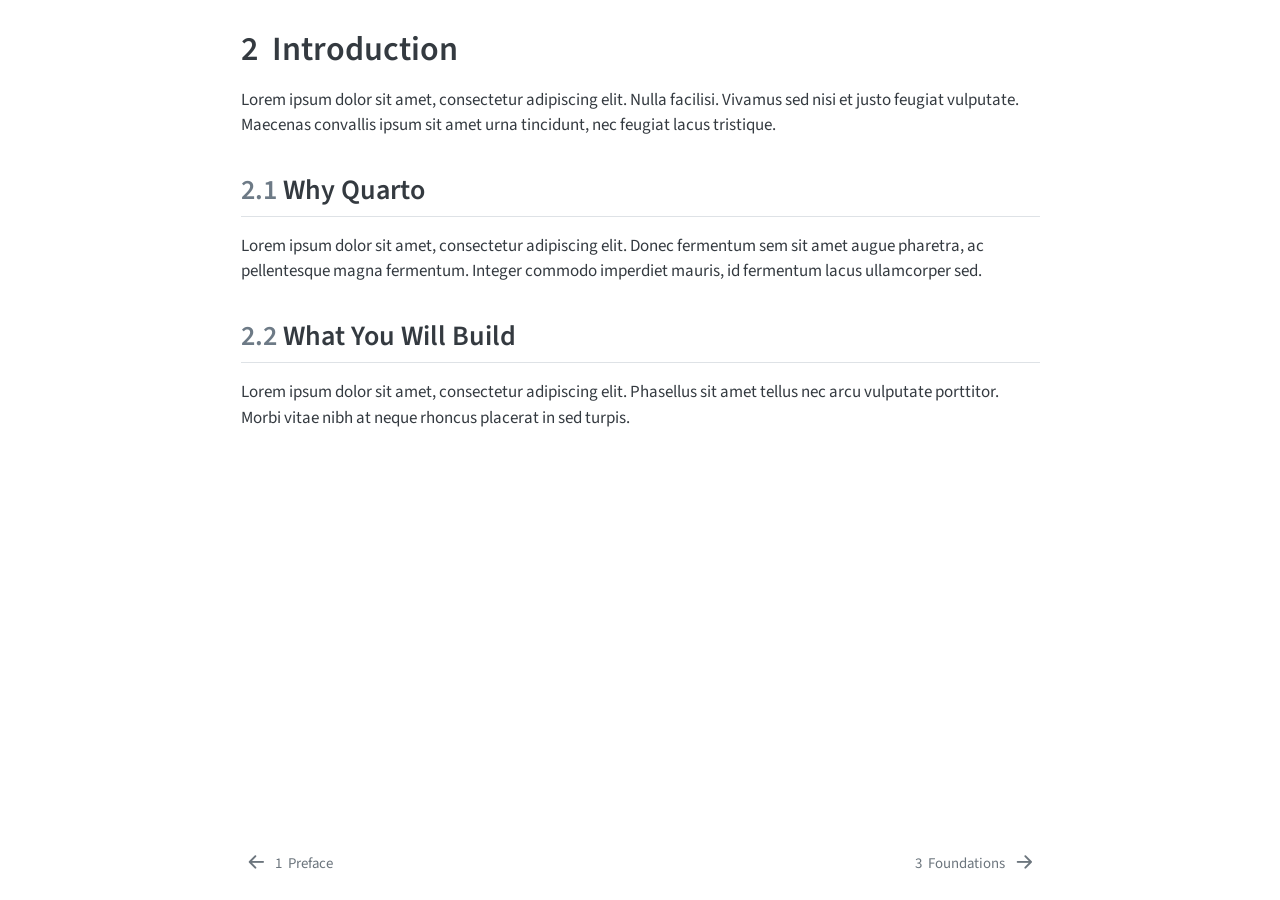
<file: docs/no_toc/introduction.html>
<!DOCTYPE html>
<html xmlns="http://www.w3.org/1999/xhtml" lang="en" xml:lang="en"><head>

<meta charset="utf-8">
<meta name="generator" content="quarto-1.8.26">

<meta name="viewport" content="width=device-width, initial-scale=1.0, user-scalable=yes">


<title>2&nbsp; Introduction – Cool Quarto Course</title>
<style>
code{white-space: pre-wrap;}
span.smallcaps{font-variant: small-caps;}
div.columns{display: flex; gap: min(4vw, 1.5em);}
div.column{flex: auto; overflow-x: auto;}
div.hanging-indent{margin-left: 1.5em; text-indent: -1.5em;}
ul.task-list{list-style: none;}
ul.task-list li input[type="checkbox"] {
  width: 0.8em;
  margin: 0 0.8em 0.2em -1em; /* quarto-specific, see https://github.com/quarto-dev/quarto-cli/issues/4556 */ 
  vertical-align: middle;
}
</style>


<script src="site_libs/quarto-nav/quarto-nav.js"></script>
<script src="site_libs/quarto-nav/headroom.min.js"></script>
<script src="site_libs/clipboard/clipboard.min.js"></script>
<script src="site_libs/quarto-search/autocomplete.umd.js"></script>
<script src="site_libs/quarto-search/fuse.min.js"></script>
<script src="site_libs/quarto-search/quarto-search.js"></script>
<meta name="quarto:offset" content="./">
<link href="./foundations.html" rel="next">
<link href="./index.html" rel="prev">
<script src="site_libs/quarto-html/quarto.js" type="module"></script>
<script src="site_libs/quarto-html/tabsets/tabsets.js" type="module"></script>
<script src="site_libs/quarto-html/axe/axe-check.js" type="module"></script>
<script src="site_libs/quarto-html/popper.min.js"></script>
<script src="site_libs/quarto-html/tippy.umd.min.js"></script>
<script src="site_libs/quarto-html/anchor.min.js"></script>
<link href="site_libs/quarto-html/tippy.css" rel="stylesheet">
<link href="site_libs/quarto-html/quarto-syntax-highlighting-587c61ba64f3a5504c4d52d930310e48.css" rel="stylesheet" id="quarto-text-highlighting-styles">
<script src="site_libs/bootstrap/bootstrap.min.js"></script>
<link href="site_libs/bootstrap/bootstrap-icons.css" rel="stylesheet">
<link href="site_libs/bootstrap/bootstrap-23aac436fb4e878f9b8f2f0c7834cb3e.min.css" rel="stylesheet" append-hash="true" id="quarto-bootstrap" data-mode="light">
<script id="quarto-search-options" type="application/json">{
  "location": "sidebar",
  "copy-button": false,
  "collapse-after": 3,
  "panel-placement": "start",
  "type": "textbox",
  "limit": 50,
  "keyboard-shortcut": [
    "f",
    "/",
    "s"
  ],
  "show-item-context": false,
  "language": {
    "search-no-results-text": "No results",
    "search-matching-documents-text": "matching documents",
    "search-copy-link-title": "Copy link to search",
    "search-hide-matches-text": "Hide additional matches",
    "search-more-match-text": "more match in this document",
    "search-more-matches-text": "more matches in this document",
    "search-clear-button-title": "Clear",
    "search-text-placeholder": "",
    "search-detached-cancel-button-title": "Cancel",
    "search-submit-button-title": "Submit",
    "search-label": "Search"
  }
}</script>


</head>

<body class="fullcontent quarto-light">

<div id="quarto-search-results"></div>
<!-- content -->
<div id="quarto-content" class="quarto-container page-columns page-rows-contents page-layout-article">
<!-- sidebar -->
<!-- margin-sidebar -->
    
<!-- main -->
<main class="content" id="quarto-document-content">

<header id="title-block-header" class="quarto-title-block default">
<div class="quarto-title">
<h1 class="title"><span class="chapter-number">2</span>&nbsp; <span class="chapter-title">Introduction</span></h1>
</div>



<div class="quarto-title-meta">

    
  
    
  </div>
  


</header>


<p>Lorem ipsum dolor sit amet, consectetur adipiscing elit. Nulla facilisi. Vivamus sed nisi et justo feugiat vulputate. Maecenas convallis ipsum sit amet urna tincidunt, nec feugiat lacus tristique.</p>
<section id="why-quarto" class="level2" data-number="2.1">
<h2 data-number="2.1" class="anchored" data-anchor-id="why-quarto"><span class="header-section-number">2.1</span> Why Quarto</h2>
<p>Lorem ipsum dolor sit amet, consectetur adipiscing elit. Donec fermentum sem sit amet augue pharetra, ac pellentesque magna fermentum. Integer commodo imperdiet mauris, id fermentum lacus ullamcorper sed.</p>
</section>
<section id="what-you-will-build" class="level2" data-number="2.2">
<h2 data-number="2.2" class="anchored" data-anchor-id="what-you-will-build"><span class="header-section-number">2.2</span> What You Will Build</h2>
<p>Lorem ipsum dolor sit amet, consectetur adipiscing elit. Phasellus sit amet tellus nec arcu vulputate porttitor. Morbi vitae nibh at neque rhoncus placerat in sed turpis.</p>


</section>

</main> <!-- /main -->
<script id="quarto-html-after-body" type="application/javascript">
  window.document.addEventListener("DOMContentLoaded", function (event) {
    const icon = "";
    const anchorJS = new window.AnchorJS();
    anchorJS.options = {
      placement: 'right',
      icon: icon
    };
    anchorJS.add('.anchored');
    const isCodeAnnotation = (el) => {
      for (const clz of el.classList) {
        if (clz.startsWith('code-annotation-')) {                     
          return true;
        }
      }
      return false;
    }
    const onCopySuccess = function(e) {
      // button target
      const button = e.trigger;
      // don't keep focus
      button.blur();
      // flash "checked"
      button.classList.add('code-copy-button-checked');
      var currentTitle = button.getAttribute("title");
      button.setAttribute("title", "Copied!");
      let tooltip;
      if (window.bootstrap) {
        button.setAttribute("data-bs-toggle", "tooltip");
        button.setAttribute("data-bs-placement", "left");
        button.setAttribute("data-bs-title", "Copied!");
        tooltip = new bootstrap.Tooltip(button, 
          { trigger: "manual", 
            customClass: "code-copy-button-tooltip",
            offset: [0, -8]});
        tooltip.show();    
      }
      setTimeout(function() {
        if (tooltip) {
          tooltip.hide();
          button.removeAttribute("data-bs-title");
          button.removeAttribute("data-bs-toggle");
          button.removeAttribute("data-bs-placement");
        }
        button.setAttribute("title", currentTitle);
        button.classList.remove('code-copy-button-checked');
      }, 1000);
      // clear code selection
      e.clearSelection();
    }
    const getTextToCopy = function(trigger) {
      const outerScaffold = trigger.parentElement.cloneNode(true);
      const codeEl = outerScaffold.querySelector('code');
      for (const childEl of codeEl.children) {
        if (isCodeAnnotation(childEl)) {
          childEl.remove();
        }
      }
      return codeEl.innerText;
    }
    const clipboard = new window.ClipboardJS('.code-copy-button:not([data-in-quarto-modal])', {
      text: getTextToCopy
    });
    clipboard.on('success', onCopySuccess);
    if (window.document.getElementById('quarto-embedded-source-code-modal')) {
      const clipboardModal = new window.ClipboardJS('.code-copy-button[data-in-quarto-modal]', {
        text: getTextToCopy,
        container: window.document.getElementById('quarto-embedded-source-code-modal')
      });
      clipboardModal.on('success', onCopySuccess);
    }
      var localhostRegex = new RegExp(/^(?:http|https):\/\/localhost\:?[0-9]*\//);
      var mailtoRegex = new RegExp(/^mailto:/);
        var filterRegex = new RegExp('/' + window.location.host + '/');
      var isInternal = (href) => {
          return filterRegex.test(href) || localhostRegex.test(href) || mailtoRegex.test(href);
      }
      // Inspect non-navigation links and adorn them if external
     var links = window.document.querySelectorAll('a[href]:not(.nav-link):not(.navbar-brand):not(.toc-action):not(.sidebar-link):not(.sidebar-item-toggle):not(.pagination-link):not(.no-external):not([aria-hidden]):not(.dropdown-item):not(.quarto-navigation-tool):not(.about-link)');
      for (var i=0; i<links.length; i++) {
        const link = links[i];
        if (!isInternal(link.href)) {
          // undo the damage that might have been done by quarto-nav.js in the case of
          // links that we want to consider external
          if (link.dataset.originalHref !== undefined) {
            link.href = link.dataset.originalHref;
          }
        }
      }
    function tippyHover(el, contentFn, onTriggerFn, onUntriggerFn) {
      const config = {
        allowHTML: true,
        maxWidth: 500,
        delay: 100,
        arrow: false,
        appendTo: function(el) {
            return el.parentElement;
        },
        interactive: true,
        interactiveBorder: 10,
        theme: 'quarto',
        placement: 'bottom-start',
      };
      if (contentFn) {
        config.content = contentFn;
      }
      if (onTriggerFn) {
        config.onTrigger = onTriggerFn;
      }
      if (onUntriggerFn) {
        config.onUntrigger = onUntriggerFn;
      }
      window.tippy(el, config); 
    }
    const noterefs = window.document.querySelectorAll('a[role="doc-noteref"]');
    for (var i=0; i<noterefs.length; i++) {
      const ref = noterefs[i];
      tippyHover(ref, function() {
        // use id or data attribute instead here
        let href = ref.getAttribute('data-footnote-href') || ref.getAttribute('href');
        try { href = new URL(href).hash; } catch {}
        const id = href.replace(/^#\/?/, "");
        const note = window.document.getElementById(id);
        if (note) {
          return note.innerHTML;
        } else {
          return "";
        }
      });
    }
    const xrefs = window.document.querySelectorAll('a.quarto-xref');
    const processXRef = (id, note) => {
      // Strip column container classes
      const stripColumnClz = (el) => {
        el.classList.remove("page-full", "page-columns");
        if (el.children) {
          for (const child of el.children) {
            stripColumnClz(child);
          }
        }
      }
      stripColumnClz(note)
      if (id === null || id.startsWith('sec-')) {
        // Special case sections, only their first couple elements
        const container = document.createElement("div");
        if (note.children && note.children.length > 2) {
          container.appendChild(note.children[0].cloneNode(true));
          for (let i = 1; i < note.children.length; i++) {
            const child = note.children[i];
            if (child.tagName === "P" && child.innerText === "") {
              continue;
            } else {
              container.appendChild(child.cloneNode(true));
              break;
            }
          }
          if (window.Quarto?.typesetMath) {
            window.Quarto.typesetMath(container);
          }
          return container.innerHTML
        } else {
          if (window.Quarto?.typesetMath) {
            window.Quarto.typesetMath(note);
          }
          return note.innerHTML;
        }
      } else {
        // Remove any anchor links if they are present
        const anchorLink = note.querySelector('a.anchorjs-link');
        if (anchorLink) {
          anchorLink.remove();
        }
        if (window.Quarto?.typesetMath) {
          window.Quarto.typesetMath(note);
        }
        if (note.classList.contains("callout")) {
          return note.outerHTML;
        } else {
          return note.innerHTML;
        }
      }
    }
    for (var i=0; i<xrefs.length; i++) {
      const xref = xrefs[i];
      tippyHover(xref, undefined, function(instance) {
        instance.disable();
        let url = xref.getAttribute('href');
        let hash = undefined; 
        if (url.startsWith('#')) {
          hash = url;
        } else {
          try { hash = new URL(url).hash; } catch {}
        }
        if (hash) {
          const id = hash.replace(/^#\/?/, "");
          const note = window.document.getElementById(id);
          if (note !== null) {
            try {
              const html = processXRef(id, note.cloneNode(true));
              instance.setContent(html);
            } finally {
              instance.enable();
              instance.show();
            }
          } else {
            // See if we can fetch this
            fetch(url.split('#')[0])
            .then(res => res.text())
            .then(html => {
              const parser = new DOMParser();
              const htmlDoc = parser.parseFromString(html, "text/html");
              const note = htmlDoc.getElementById(id);
              if (note !== null) {
                const html = processXRef(id, note);
                instance.setContent(html);
              } 
            }).finally(() => {
              instance.enable();
              instance.show();
            });
          }
        } else {
          // See if we can fetch a full url (with no hash to target)
          // This is a special case and we should probably do some content thinning / targeting
          fetch(url)
          .then(res => res.text())
          .then(html => {
            const parser = new DOMParser();
            const htmlDoc = parser.parseFromString(html, "text/html");
            const note = htmlDoc.querySelector('main.content');
            if (note !== null) {
              // This should only happen for chapter cross references
              // (since there is no id in the URL)
              // remove the first header
              if (note.children.length > 0 && note.children[0].tagName === "HEADER") {
                note.children[0].remove();
              }
              const html = processXRef(null, note);
              instance.setContent(html);
            } 
          }).finally(() => {
            instance.enable();
            instance.show();
          });
        }
      }, function(instance) {
      });
    }
        let selectedAnnoteEl;
        const selectorForAnnotation = ( cell, annotation) => {
          let cellAttr = 'data-code-cell="' + cell + '"';
          let lineAttr = 'data-code-annotation="' +  annotation + '"';
          const selector = 'span[' + cellAttr + '][' + lineAttr + ']';
          return selector;
        }
        const selectCodeLines = (annoteEl) => {
          const doc = window.document;
          const targetCell = annoteEl.getAttribute("data-target-cell");
          const targetAnnotation = annoteEl.getAttribute("data-target-annotation");
          const annoteSpan = window.document.querySelector(selectorForAnnotation(targetCell, targetAnnotation));
          const lines = annoteSpan.getAttribute("data-code-lines").split(",");
          const lineIds = lines.map((line) => {
            return targetCell + "-" + line;
          })
          let top = null;
          let height = null;
          let parent = null;
          if (lineIds.length > 0) {
              //compute the position of the single el (top and bottom and make a div)
              const el = window.document.getElementById(lineIds[0]);
              top = el.offsetTop;
              height = el.offsetHeight;
              parent = el.parentElement.parentElement;
            if (lineIds.length > 1) {
              const lastEl = window.document.getElementById(lineIds[lineIds.length - 1]);
              const bottom = lastEl.offsetTop + lastEl.offsetHeight;
              height = bottom - top;
            }
            if (top !== null && height !== null && parent !== null) {
              // cook up a div (if necessary) and position it 
              let div = window.document.getElementById("code-annotation-line-highlight");
              if (div === null) {
                div = window.document.createElement("div");
                div.setAttribute("id", "code-annotation-line-highlight");
                div.style.position = 'absolute';
                parent.appendChild(div);
              }
              div.style.top = top - 2 + "px";
              div.style.height = height + 4 + "px";
              div.style.left = 0;
              let gutterDiv = window.document.getElementById("code-annotation-line-highlight-gutter");
              if (gutterDiv === null) {
                gutterDiv = window.document.createElement("div");
                gutterDiv.setAttribute("id", "code-annotation-line-highlight-gutter");
                gutterDiv.style.position = 'absolute';
                const codeCell = window.document.getElementById(targetCell);
                const gutter = codeCell.querySelector('.code-annotation-gutter');
                gutter.appendChild(gutterDiv);
              }
              gutterDiv.style.top = top - 2 + "px";
              gutterDiv.style.height = height + 4 + "px";
            }
            selectedAnnoteEl = annoteEl;
          }
        };
        const unselectCodeLines = () => {
          const elementsIds = ["code-annotation-line-highlight", "code-annotation-line-highlight-gutter"];
          elementsIds.forEach((elId) => {
            const div = window.document.getElementById(elId);
            if (div) {
              div.remove();
            }
          });
          selectedAnnoteEl = undefined;
        };
          // Handle positioning of the toggle
      window.addEventListener(
        "resize",
        throttle(() => {
          elRect = undefined;
          if (selectedAnnoteEl) {
            selectCodeLines(selectedAnnoteEl);
          }
        }, 10)
      );
      function throttle(fn, ms) {
      let throttle = false;
      let timer;
        return (...args) => {
          if(!throttle) { // first call gets through
              fn.apply(this, args);
              throttle = true;
          } else { // all the others get throttled
              if(timer) clearTimeout(timer); // cancel #2
              timer = setTimeout(() => {
                fn.apply(this, args);
                timer = throttle = false;
              }, ms);
          }
        };
      }
        // Attach click handler to the DT
        const annoteDls = window.document.querySelectorAll('dt[data-target-cell]');
        for (const annoteDlNode of annoteDls) {
          annoteDlNode.addEventListener('click', (event) => {
            const clickedEl = event.target;
            if (clickedEl !== selectedAnnoteEl) {
              unselectCodeLines();
              const activeEl = window.document.querySelector('dt[data-target-cell].code-annotation-active');
              if (activeEl) {
                activeEl.classList.remove('code-annotation-active');
              }
              selectCodeLines(clickedEl);
              clickedEl.classList.add('code-annotation-active');
            } else {
              // Unselect the line
              unselectCodeLines();
              clickedEl.classList.remove('code-annotation-active');
            }
          });
        }
    const findCites = (el) => {
      const parentEl = el.parentElement;
      if (parentEl) {
        const cites = parentEl.dataset.cites;
        if (cites) {
          return {
            el,
            cites: cites.split(' ')
          };
        } else {
          return findCites(el.parentElement)
        }
      } else {
        return undefined;
      }
    };
    var bibliorefs = window.document.querySelectorAll('a[role="doc-biblioref"]');
    for (var i=0; i<bibliorefs.length; i++) {
      const ref = bibliorefs[i];
      const citeInfo = findCites(ref);
      if (citeInfo) {
        tippyHover(citeInfo.el, function() {
          var popup = window.document.createElement('div');
          citeInfo.cites.forEach(function(cite) {
            var citeDiv = window.document.createElement('div');
            citeDiv.classList.add('hanging-indent');
            citeDiv.classList.add('csl-entry');
            var biblioDiv = window.document.getElementById('ref-' + cite);
            if (biblioDiv) {
              citeDiv.innerHTML = biblioDiv.innerHTML;
            }
            popup.appendChild(citeDiv);
          });
          return popup.innerHTML;
        });
      }
    }
  });
  </script>
<nav class="page-navigation">
  <div class="nav-page nav-page-previous">
      <a href="./index.html" class="pagination-link" aria-label="Preface">
        <i class="bi bi-arrow-left-short"></i> <span class="nav-page-text"><span class="chapter-number">1</span>&nbsp; <span class="chapter-title">Preface</span></span>
      </a>          
  </div>
  <div class="nav-page nav-page-next">
      <a href="./foundations.html" class="pagination-link" aria-label="Foundations">
        <span class="nav-page-text"><span class="chapter-number">3</span>&nbsp; <span class="chapter-title">Foundations</span></span> <i class="bi bi-arrow-right-short"></i>
      </a>
  </div>
</nav>
</div> <!-- /content -->




</body></html>
</file>
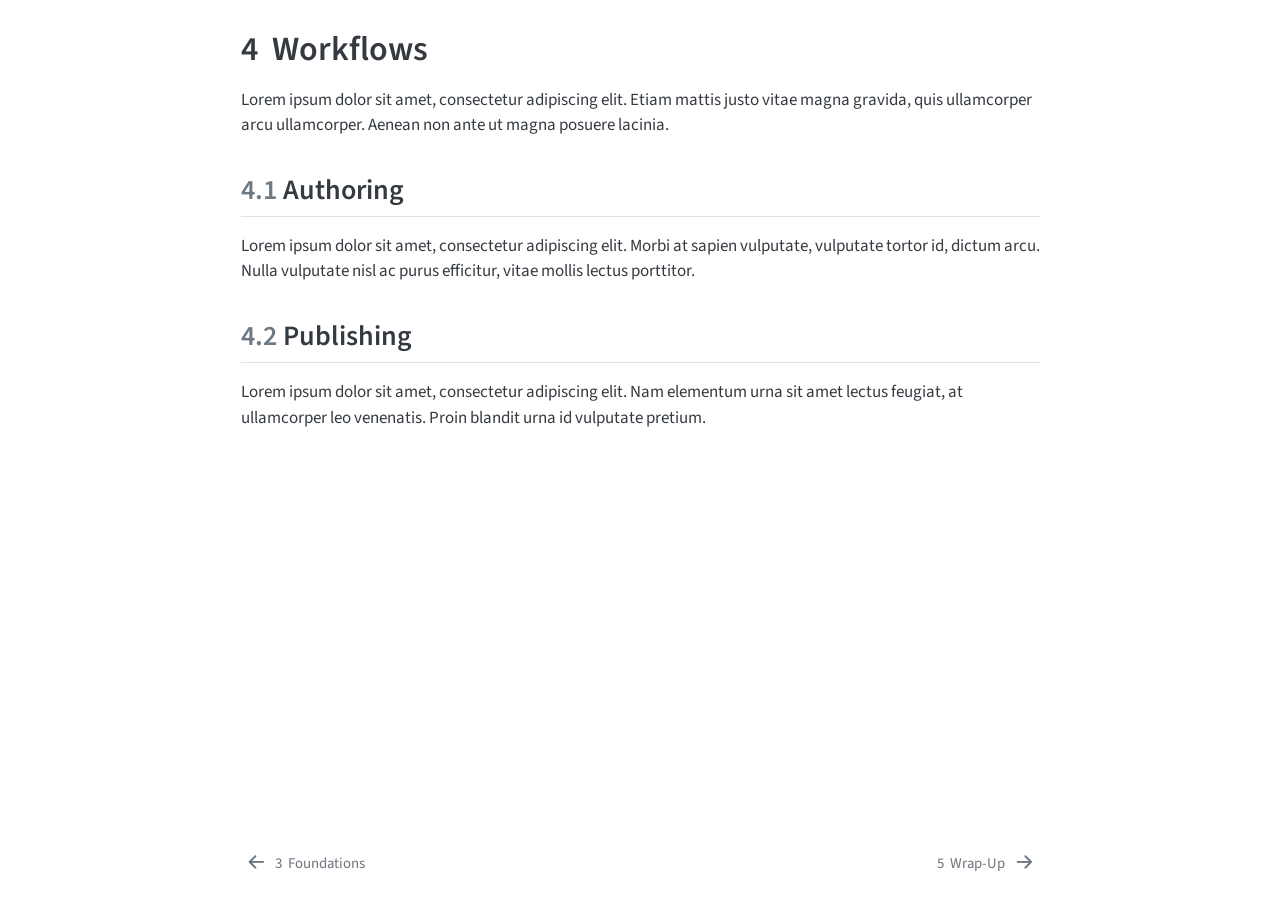
<file: docs/no_toc/workflows.html>
<!DOCTYPE html>
<html xmlns="http://www.w3.org/1999/xhtml" lang="en" xml:lang="en"><head>

<meta charset="utf-8">
<meta name="generator" content="quarto-1.8.26">

<meta name="viewport" content="width=device-width, initial-scale=1.0, user-scalable=yes">


<title>4&nbsp; Workflows – Cool Quarto Course</title>
<style>
code{white-space: pre-wrap;}
span.smallcaps{font-variant: small-caps;}
div.columns{display: flex; gap: min(4vw, 1.5em);}
div.column{flex: auto; overflow-x: auto;}
div.hanging-indent{margin-left: 1.5em; text-indent: -1.5em;}
ul.task-list{list-style: none;}
ul.task-list li input[type="checkbox"] {
  width: 0.8em;
  margin: 0 0.8em 0.2em -1em; /* quarto-specific, see https://github.com/quarto-dev/quarto-cli/issues/4556 */ 
  vertical-align: middle;
}
</style>


<script src="site_libs/quarto-nav/quarto-nav.js"></script>
<script src="site_libs/quarto-nav/headroom.min.js"></script>
<script src="site_libs/clipboard/clipboard.min.js"></script>
<script src="site_libs/quarto-search/autocomplete.umd.js"></script>
<script src="site_libs/quarto-search/fuse.min.js"></script>
<script src="site_libs/quarto-search/quarto-search.js"></script>
<meta name="quarto:offset" content="./">
<link href="./wrap-up.html" rel="next">
<link href="./foundations.html" rel="prev">
<script src="site_libs/quarto-html/quarto.js" type="module"></script>
<script src="site_libs/quarto-html/tabsets/tabsets.js" type="module"></script>
<script src="site_libs/quarto-html/axe/axe-check.js" type="module"></script>
<script src="site_libs/quarto-html/popper.min.js"></script>
<script src="site_libs/quarto-html/tippy.umd.min.js"></script>
<script src="site_libs/quarto-html/anchor.min.js"></script>
<link href="site_libs/quarto-html/tippy.css" rel="stylesheet">
<link href="site_libs/quarto-html/quarto-syntax-highlighting-587c61ba64f3a5504c4d52d930310e48.css" rel="stylesheet" id="quarto-text-highlighting-styles">
<script src="site_libs/bootstrap/bootstrap.min.js"></script>
<link href="site_libs/bootstrap/bootstrap-icons.css" rel="stylesheet">
<link href="site_libs/bootstrap/bootstrap-23aac436fb4e878f9b8f2f0c7834cb3e.min.css" rel="stylesheet" append-hash="true" id="quarto-bootstrap" data-mode="light">
<script id="quarto-search-options" type="application/json">{
  "location": "sidebar",
  "copy-button": false,
  "collapse-after": 3,
  "panel-placement": "start",
  "type": "textbox",
  "limit": 50,
  "keyboard-shortcut": [
    "f",
    "/",
    "s"
  ],
  "show-item-context": false,
  "language": {
    "search-no-results-text": "No results",
    "search-matching-documents-text": "matching documents",
    "search-copy-link-title": "Copy link to search",
    "search-hide-matches-text": "Hide additional matches",
    "search-more-match-text": "more match in this document",
    "search-more-matches-text": "more matches in this document",
    "search-clear-button-title": "Clear",
    "search-text-placeholder": "",
    "search-detached-cancel-button-title": "Cancel",
    "search-submit-button-title": "Submit",
    "search-label": "Search"
  }
}</script>


</head>

<body class="fullcontent quarto-light">

<div id="quarto-search-results"></div>
<!-- content -->
<div id="quarto-content" class="quarto-container page-columns page-rows-contents page-layout-article">
<!-- sidebar -->
<!-- margin-sidebar -->
    
<!-- main -->
<main class="content" id="quarto-document-content">

<header id="title-block-header" class="quarto-title-block default">
<div class="quarto-title">
<h1 class="title"><span class="chapter-number">4</span>&nbsp; <span class="chapter-title">Workflows</span></h1>
</div>



<div class="quarto-title-meta">

    
  
    
  </div>
  


</header>


<p>Lorem ipsum dolor sit amet, consectetur adipiscing elit. Etiam mattis justo vitae magna gravida, quis ullamcorper arcu ullamcorper. Aenean non ante ut magna posuere lacinia.</p>
<section id="authoring" class="level2" data-number="4.1">
<h2 data-number="4.1" class="anchored" data-anchor-id="authoring"><span class="header-section-number">4.1</span> Authoring</h2>
<p>Lorem ipsum dolor sit amet, consectetur adipiscing elit. Morbi at sapien vulputate, vulputate tortor id, dictum arcu. Nulla vulputate nisl ac purus efficitur, vitae mollis lectus porttitor.</p>
</section>
<section id="publishing" class="level2" data-number="4.2">
<h2 data-number="4.2" class="anchored" data-anchor-id="publishing"><span class="header-section-number">4.2</span> Publishing</h2>
<p>Lorem ipsum dolor sit amet, consectetur adipiscing elit. Nam elementum urna sit amet lectus feugiat, at ullamcorper leo venenatis. Proin blandit urna id vulputate pretium.</p>


</section>

</main> <!-- /main -->
<script id="quarto-html-after-body" type="application/javascript">
  window.document.addEventListener("DOMContentLoaded", function (event) {
    const icon = "";
    const anchorJS = new window.AnchorJS();
    anchorJS.options = {
      placement: 'right',
      icon: icon
    };
    anchorJS.add('.anchored');
    const isCodeAnnotation = (el) => {
      for (const clz of el.classList) {
        if (clz.startsWith('code-annotation-')) {                     
          return true;
        }
      }
      return false;
    }
    const onCopySuccess = function(e) {
      // button target
      const button = e.trigger;
      // don't keep focus
      button.blur();
      // flash "checked"
      button.classList.add('code-copy-button-checked');
      var currentTitle = button.getAttribute("title");
      button.setAttribute("title", "Copied!");
      let tooltip;
      if (window.bootstrap) {
        button.setAttribute("data-bs-toggle", "tooltip");
        button.setAttribute("data-bs-placement", "left");
        button.setAttribute("data-bs-title", "Copied!");
        tooltip = new bootstrap.Tooltip(button, 
          { trigger: "manual", 
            customClass: "code-copy-button-tooltip",
            offset: [0, -8]});
        tooltip.show();    
      }
      setTimeout(function() {
        if (tooltip) {
          tooltip.hide();
          button.removeAttribute("data-bs-title");
          button.removeAttribute("data-bs-toggle");
          button.removeAttribute("data-bs-placement");
        }
        button.setAttribute("title", currentTitle);
        button.classList.remove('code-copy-button-checked');
      }, 1000);
      // clear code selection
      e.clearSelection();
    }
    const getTextToCopy = function(trigger) {
      const outerScaffold = trigger.parentElement.cloneNode(true);
      const codeEl = outerScaffold.querySelector('code');
      for (const childEl of codeEl.children) {
        if (isCodeAnnotation(childEl)) {
          childEl.remove();
        }
      }
      return codeEl.innerText;
    }
    const clipboard = new window.ClipboardJS('.code-copy-button:not([data-in-quarto-modal])', {
      text: getTextToCopy
    });
    clipboard.on('success', onCopySuccess);
    if (window.document.getElementById('quarto-embedded-source-code-modal')) {
      const clipboardModal = new window.ClipboardJS('.code-copy-button[data-in-quarto-modal]', {
        text: getTextToCopy,
        container: window.document.getElementById('quarto-embedded-source-code-modal')
      });
      clipboardModal.on('success', onCopySuccess);
    }
      var localhostRegex = new RegExp(/^(?:http|https):\/\/localhost\:?[0-9]*\//);
      var mailtoRegex = new RegExp(/^mailto:/);
        var filterRegex = new RegExp('/' + window.location.host + '/');
      var isInternal = (href) => {
          return filterRegex.test(href) || localhostRegex.test(href) || mailtoRegex.test(href);
      }
      // Inspect non-navigation links and adorn them if external
     var links = window.document.querySelectorAll('a[href]:not(.nav-link):not(.navbar-brand):not(.toc-action):not(.sidebar-link):not(.sidebar-item-toggle):not(.pagination-link):not(.no-external):not([aria-hidden]):not(.dropdown-item):not(.quarto-navigation-tool):not(.about-link)');
      for (var i=0; i<links.length; i++) {
        const link = links[i];
        if (!isInternal(link.href)) {
          // undo the damage that might have been done by quarto-nav.js in the case of
          // links that we want to consider external
          if (link.dataset.originalHref !== undefined) {
            link.href = link.dataset.originalHref;
          }
        }
      }
    function tippyHover(el, contentFn, onTriggerFn, onUntriggerFn) {
      const config = {
        allowHTML: true,
        maxWidth: 500,
        delay: 100,
        arrow: false,
        appendTo: function(el) {
            return el.parentElement;
        },
        interactive: true,
        interactiveBorder: 10,
        theme: 'quarto',
        placement: 'bottom-start',
      };
      if (contentFn) {
        config.content = contentFn;
      }
      if (onTriggerFn) {
        config.onTrigger = onTriggerFn;
      }
      if (onUntriggerFn) {
        config.onUntrigger = onUntriggerFn;
      }
      window.tippy(el, config); 
    }
    const noterefs = window.document.querySelectorAll('a[role="doc-noteref"]');
    for (var i=0; i<noterefs.length; i++) {
      const ref = noterefs[i];
      tippyHover(ref, function() {
        // use id or data attribute instead here
        let href = ref.getAttribute('data-footnote-href') || ref.getAttribute('href');
        try { href = new URL(href).hash; } catch {}
        const id = href.replace(/^#\/?/, "");
        const note = window.document.getElementById(id);
        if (note) {
          return note.innerHTML;
        } else {
          return "";
        }
      });
    }
    const xrefs = window.document.querySelectorAll('a.quarto-xref');
    const processXRef = (id, note) => {
      // Strip column container classes
      const stripColumnClz = (el) => {
        el.classList.remove("page-full", "page-columns");
        if (el.children) {
          for (const child of el.children) {
            stripColumnClz(child);
          }
        }
      }
      stripColumnClz(note)
      if (id === null || id.startsWith('sec-')) {
        // Special case sections, only their first couple elements
        const container = document.createElement("div");
        if (note.children && note.children.length > 2) {
          container.appendChild(note.children[0].cloneNode(true));
          for (let i = 1; i < note.children.length; i++) {
            const child = note.children[i];
            if (child.tagName === "P" && child.innerText === "") {
              continue;
            } else {
              container.appendChild(child.cloneNode(true));
              break;
            }
          }
          if (window.Quarto?.typesetMath) {
            window.Quarto.typesetMath(container);
          }
          return container.innerHTML
        } else {
          if (window.Quarto?.typesetMath) {
            window.Quarto.typesetMath(note);
          }
          return note.innerHTML;
        }
      } else {
        // Remove any anchor links if they are present
        const anchorLink = note.querySelector('a.anchorjs-link');
        if (anchorLink) {
          anchorLink.remove();
        }
        if (window.Quarto?.typesetMath) {
          window.Quarto.typesetMath(note);
        }
        if (note.classList.contains("callout")) {
          return note.outerHTML;
        } else {
          return note.innerHTML;
        }
      }
    }
    for (var i=0; i<xrefs.length; i++) {
      const xref = xrefs[i];
      tippyHover(xref, undefined, function(instance) {
        instance.disable();
        let url = xref.getAttribute('href');
        let hash = undefined; 
        if (url.startsWith('#')) {
          hash = url;
        } else {
          try { hash = new URL(url).hash; } catch {}
        }
        if (hash) {
          const id = hash.replace(/^#\/?/, "");
          const note = window.document.getElementById(id);
          if (note !== null) {
            try {
              const html = processXRef(id, note.cloneNode(true));
              instance.setContent(html);
            } finally {
              instance.enable();
              instance.show();
            }
          } else {
            // See if we can fetch this
            fetch(url.split('#')[0])
            .then(res => res.text())
            .then(html => {
              const parser = new DOMParser();
              const htmlDoc = parser.parseFromString(html, "text/html");
              const note = htmlDoc.getElementById(id);
              if (note !== null) {
                const html = processXRef(id, note);
                instance.setContent(html);
              } 
            }).finally(() => {
              instance.enable();
              instance.show();
            });
          }
        } else {
          // See if we can fetch a full url (with no hash to target)
          // This is a special case and we should probably do some content thinning / targeting
          fetch(url)
          .then(res => res.text())
          .then(html => {
            const parser = new DOMParser();
            const htmlDoc = parser.parseFromString(html, "text/html");
            const note = htmlDoc.querySelector('main.content');
            if (note !== null) {
              // This should only happen for chapter cross references
              // (since there is no id in the URL)
              // remove the first header
              if (note.children.length > 0 && note.children[0].tagName === "HEADER") {
                note.children[0].remove();
              }
              const html = processXRef(null, note);
              instance.setContent(html);
            } 
          }).finally(() => {
            instance.enable();
            instance.show();
          });
        }
      }, function(instance) {
      });
    }
        let selectedAnnoteEl;
        const selectorForAnnotation = ( cell, annotation) => {
          let cellAttr = 'data-code-cell="' + cell + '"';
          let lineAttr = 'data-code-annotation="' +  annotation + '"';
          const selector = 'span[' + cellAttr + '][' + lineAttr + ']';
          return selector;
        }
        const selectCodeLines = (annoteEl) => {
          const doc = window.document;
          const targetCell = annoteEl.getAttribute("data-target-cell");
          const targetAnnotation = annoteEl.getAttribute("data-target-annotation");
          const annoteSpan = window.document.querySelector(selectorForAnnotation(targetCell, targetAnnotation));
          const lines = annoteSpan.getAttribute("data-code-lines").split(",");
          const lineIds = lines.map((line) => {
            return targetCell + "-" + line;
          })
          let top = null;
          let height = null;
          let parent = null;
          if (lineIds.length > 0) {
              //compute the position of the single el (top and bottom and make a div)
              const el = window.document.getElementById(lineIds[0]);
              top = el.offsetTop;
              height = el.offsetHeight;
              parent = el.parentElement.parentElement;
            if (lineIds.length > 1) {
              const lastEl = window.document.getElementById(lineIds[lineIds.length - 1]);
              const bottom = lastEl.offsetTop + lastEl.offsetHeight;
              height = bottom - top;
            }
            if (top !== null && height !== null && parent !== null) {
              // cook up a div (if necessary) and position it 
              let div = window.document.getElementById("code-annotation-line-highlight");
              if (div === null) {
                div = window.document.createElement("div");
                div.setAttribute("id", "code-annotation-line-highlight");
                div.style.position = 'absolute';
                parent.appendChild(div);
              }
              div.style.top = top - 2 + "px";
              div.style.height = height + 4 + "px";
              div.style.left = 0;
              let gutterDiv = window.document.getElementById("code-annotation-line-highlight-gutter");
              if (gutterDiv === null) {
                gutterDiv = window.document.createElement("div");
                gutterDiv.setAttribute("id", "code-annotation-line-highlight-gutter");
                gutterDiv.style.position = 'absolute';
                const codeCell = window.document.getElementById(targetCell);
                const gutter = codeCell.querySelector('.code-annotation-gutter');
                gutter.appendChild(gutterDiv);
              }
              gutterDiv.style.top = top - 2 + "px";
              gutterDiv.style.height = height + 4 + "px";
            }
            selectedAnnoteEl = annoteEl;
          }
        };
        const unselectCodeLines = () => {
          const elementsIds = ["code-annotation-line-highlight", "code-annotation-line-highlight-gutter"];
          elementsIds.forEach((elId) => {
            const div = window.document.getElementById(elId);
            if (div) {
              div.remove();
            }
          });
          selectedAnnoteEl = undefined;
        };
          // Handle positioning of the toggle
      window.addEventListener(
        "resize",
        throttle(() => {
          elRect = undefined;
          if (selectedAnnoteEl) {
            selectCodeLines(selectedAnnoteEl);
          }
        }, 10)
      );
      function throttle(fn, ms) {
      let throttle = false;
      let timer;
        return (...args) => {
          if(!throttle) { // first call gets through
              fn.apply(this, args);
              throttle = true;
          } else { // all the others get throttled
              if(timer) clearTimeout(timer); // cancel #2
              timer = setTimeout(() => {
                fn.apply(this, args);
                timer = throttle = false;
              }, ms);
          }
        };
      }
        // Attach click handler to the DT
        const annoteDls = window.document.querySelectorAll('dt[data-target-cell]');
        for (const annoteDlNode of annoteDls) {
          annoteDlNode.addEventListener('click', (event) => {
            const clickedEl = event.target;
            if (clickedEl !== selectedAnnoteEl) {
              unselectCodeLines();
              const activeEl = window.document.querySelector('dt[data-target-cell].code-annotation-active');
              if (activeEl) {
                activeEl.classList.remove('code-annotation-active');
              }
              selectCodeLines(clickedEl);
              clickedEl.classList.add('code-annotation-active');
            } else {
              // Unselect the line
              unselectCodeLines();
              clickedEl.classList.remove('code-annotation-active');
            }
          });
        }
    const findCites = (el) => {
      const parentEl = el.parentElement;
      if (parentEl) {
        const cites = parentEl.dataset.cites;
        if (cites) {
          return {
            el,
            cites: cites.split(' ')
          };
        } else {
          return findCites(el.parentElement)
        }
      } else {
        return undefined;
      }
    };
    var bibliorefs = window.document.querySelectorAll('a[role="doc-biblioref"]');
    for (var i=0; i<bibliorefs.length; i++) {
      const ref = bibliorefs[i];
      const citeInfo = findCites(ref);
      if (citeInfo) {
        tippyHover(citeInfo.el, function() {
          var popup = window.document.createElement('div');
          citeInfo.cites.forEach(function(cite) {
            var citeDiv = window.document.createElement('div');
            citeDiv.classList.add('hanging-indent');
            citeDiv.classList.add('csl-entry');
            var biblioDiv = window.document.getElementById('ref-' + cite);
            if (biblioDiv) {
              citeDiv.innerHTML = biblioDiv.innerHTML;
            }
            popup.appendChild(citeDiv);
          });
          return popup.innerHTML;
        });
      }
    }
  });
  </script>
<nav class="page-navigation">
  <div class="nav-page nav-page-previous">
      <a href="./foundations.html" class="pagination-link" aria-label="Foundations">
        <i class="bi bi-arrow-left-short"></i> <span class="nav-page-text"><span class="chapter-number">3</span>&nbsp; <span class="chapter-title">Foundations</span></span>
      </a>          
  </div>
  <div class="nav-page nav-page-next">
      <a href="./wrap-up.html" class="pagination-link" aria-label="Wrap-Up">
        <span class="nav-page-text"><span class="chapter-number">5</span>&nbsp; <span class="chapter-title">Wrap-Up</span></span> <i class="bi bi-arrow-right-short"></i>
      </a>
  </div>
</nav>
</div> <!-- /content -->




</body></html>
</file>
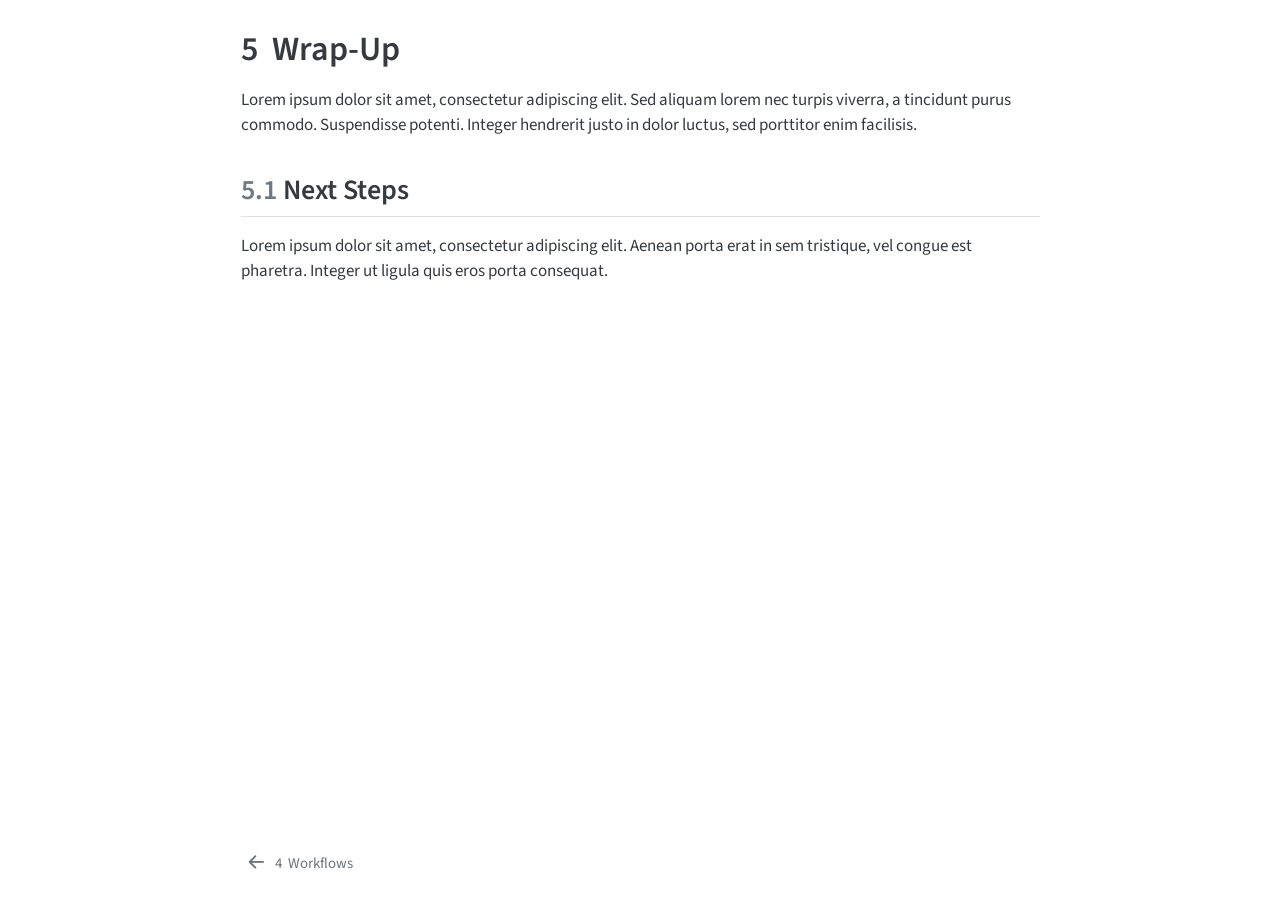
<file: docs/no_toc/wrap-up.html>
<!DOCTYPE html>
<html xmlns="http://www.w3.org/1999/xhtml" lang="en" xml:lang="en"><head>

<meta charset="utf-8">
<meta name="generator" content="quarto-1.8.26">

<meta name="viewport" content="width=device-width, initial-scale=1.0, user-scalable=yes">


<title>5&nbsp; Wrap-Up – Cool Quarto Course</title>
<style>
code{white-space: pre-wrap;}
span.smallcaps{font-variant: small-caps;}
div.columns{display: flex; gap: min(4vw, 1.5em);}
div.column{flex: auto; overflow-x: auto;}
div.hanging-indent{margin-left: 1.5em; text-indent: -1.5em;}
ul.task-list{list-style: none;}
ul.task-list li input[type="checkbox"] {
  width: 0.8em;
  margin: 0 0.8em 0.2em -1em; /* quarto-specific, see https://github.com/quarto-dev/quarto-cli/issues/4556 */ 
  vertical-align: middle;
}
</style>


<script src="site_libs/quarto-nav/quarto-nav.js"></script>
<script src="site_libs/quarto-nav/headroom.min.js"></script>
<script src="site_libs/clipboard/clipboard.min.js"></script>
<script src="site_libs/quarto-search/autocomplete.umd.js"></script>
<script src="site_libs/quarto-search/fuse.min.js"></script>
<script src="site_libs/quarto-search/quarto-search.js"></script>
<meta name="quarto:offset" content="./">
<link href="./workflows.html" rel="prev">
<script src="site_libs/quarto-html/quarto.js" type="module"></script>
<script src="site_libs/quarto-html/tabsets/tabsets.js" type="module"></script>
<script src="site_libs/quarto-html/axe/axe-check.js" type="module"></script>
<script src="site_libs/quarto-html/popper.min.js"></script>
<script src="site_libs/quarto-html/tippy.umd.min.js"></script>
<script src="site_libs/quarto-html/anchor.min.js"></script>
<link href="site_libs/quarto-html/tippy.css" rel="stylesheet">
<link href="site_libs/quarto-html/quarto-syntax-highlighting-587c61ba64f3a5504c4d52d930310e48.css" rel="stylesheet" id="quarto-text-highlighting-styles">
<script src="site_libs/bootstrap/bootstrap.min.js"></script>
<link href="site_libs/bootstrap/bootstrap-icons.css" rel="stylesheet">
<link href="site_libs/bootstrap/bootstrap-23aac436fb4e878f9b8f2f0c7834cb3e.min.css" rel="stylesheet" append-hash="true" id="quarto-bootstrap" data-mode="light">
<script id="quarto-search-options" type="application/json">{
  "location": "sidebar",
  "copy-button": false,
  "collapse-after": 3,
  "panel-placement": "start",
  "type": "textbox",
  "limit": 50,
  "keyboard-shortcut": [
    "f",
    "/",
    "s"
  ],
  "show-item-context": false,
  "language": {
    "search-no-results-text": "No results",
    "search-matching-documents-text": "matching documents",
    "search-copy-link-title": "Copy link to search",
    "search-hide-matches-text": "Hide additional matches",
    "search-more-match-text": "more match in this document",
    "search-more-matches-text": "more matches in this document",
    "search-clear-button-title": "Clear",
    "search-text-placeholder": "",
    "search-detached-cancel-button-title": "Cancel",
    "search-submit-button-title": "Submit",
    "search-label": "Search"
  }
}</script>


</head>

<body class="fullcontent quarto-light">

<div id="quarto-search-results"></div>
<!-- content -->
<div id="quarto-content" class="quarto-container page-columns page-rows-contents page-layout-article">
<!-- sidebar -->
<!-- margin-sidebar -->
    
<!-- main -->
<main class="content" id="quarto-document-content">

<header id="title-block-header" class="quarto-title-block default">
<div class="quarto-title">
<h1 class="title"><span class="chapter-number">5</span>&nbsp; <span class="chapter-title">Wrap-Up</span></h1>
</div>



<div class="quarto-title-meta">

    
  
    
  </div>
  


</header>


<p>Lorem ipsum dolor sit amet, consectetur adipiscing elit. Sed aliquam lorem nec turpis viverra, a tincidunt purus commodo. Suspendisse potenti. Integer hendrerit justo in dolor luctus, sed porttitor enim facilisis.</p>
<section id="next-steps" class="level2" data-number="5.1">
<h2 data-number="5.1" class="anchored" data-anchor-id="next-steps"><span class="header-section-number">5.1</span> Next Steps</h2>
<p>Lorem ipsum dolor sit amet, consectetur adipiscing elit. Aenean porta erat in sem tristique, vel congue est pharetra. Integer ut ligula quis eros porta consequat.</p>


</section>

</main> <!-- /main -->
<script id="quarto-html-after-body" type="application/javascript">
  window.document.addEventListener("DOMContentLoaded", function (event) {
    const icon = "";
    const anchorJS = new window.AnchorJS();
    anchorJS.options = {
      placement: 'right',
      icon: icon
    };
    anchorJS.add('.anchored');
    const isCodeAnnotation = (el) => {
      for (const clz of el.classList) {
        if (clz.startsWith('code-annotation-')) {                     
          return true;
        }
      }
      return false;
    }
    const onCopySuccess = function(e) {
      // button target
      const button = e.trigger;
      // don't keep focus
      button.blur();
      // flash "checked"
      button.classList.add('code-copy-button-checked');
      var currentTitle = button.getAttribute("title");
      button.setAttribute("title", "Copied!");
      let tooltip;
      if (window.bootstrap) {
        button.setAttribute("data-bs-toggle", "tooltip");
        button.setAttribute("data-bs-placement", "left");
        button.setAttribute("data-bs-title", "Copied!");
        tooltip = new bootstrap.Tooltip(button, 
          { trigger: "manual", 
            customClass: "code-copy-button-tooltip",
            offset: [0, -8]});
        tooltip.show();    
      }
      setTimeout(function() {
        if (tooltip) {
          tooltip.hide();
          button.removeAttribute("data-bs-title");
          button.removeAttribute("data-bs-toggle");
          button.removeAttribute("data-bs-placement");
        }
        button.setAttribute("title", currentTitle);
        button.classList.remove('code-copy-button-checked');
      }, 1000);
      // clear code selection
      e.clearSelection();
    }
    const getTextToCopy = function(trigger) {
      const outerScaffold = trigger.parentElement.cloneNode(true);
      const codeEl = outerScaffold.querySelector('code');
      for (const childEl of codeEl.children) {
        if (isCodeAnnotation(childEl)) {
          childEl.remove();
        }
      }
      return codeEl.innerText;
    }
    const clipboard = new window.ClipboardJS('.code-copy-button:not([data-in-quarto-modal])', {
      text: getTextToCopy
    });
    clipboard.on('success', onCopySuccess);
    if (window.document.getElementById('quarto-embedded-source-code-modal')) {
      const clipboardModal = new window.ClipboardJS('.code-copy-button[data-in-quarto-modal]', {
        text: getTextToCopy,
        container: window.document.getElementById('quarto-embedded-source-code-modal')
      });
      clipboardModal.on('success', onCopySuccess);
    }
      var localhostRegex = new RegExp(/^(?:http|https):\/\/localhost\:?[0-9]*\//);
      var mailtoRegex = new RegExp(/^mailto:/);
        var filterRegex = new RegExp('/' + window.location.host + '/');
      var isInternal = (href) => {
          return filterRegex.test(href) || localhostRegex.test(href) || mailtoRegex.test(href);
      }
      // Inspect non-navigation links and adorn them if external
     var links = window.document.querySelectorAll('a[href]:not(.nav-link):not(.navbar-brand):not(.toc-action):not(.sidebar-link):not(.sidebar-item-toggle):not(.pagination-link):not(.no-external):not([aria-hidden]):not(.dropdown-item):not(.quarto-navigation-tool):not(.about-link)');
      for (var i=0; i<links.length; i++) {
        const link = links[i];
        if (!isInternal(link.href)) {
          // undo the damage that might have been done by quarto-nav.js in the case of
          // links that we want to consider external
          if (link.dataset.originalHref !== undefined) {
            link.href = link.dataset.originalHref;
          }
        }
      }
    function tippyHover(el, contentFn, onTriggerFn, onUntriggerFn) {
      const config = {
        allowHTML: true,
        maxWidth: 500,
        delay: 100,
        arrow: false,
        appendTo: function(el) {
            return el.parentElement;
        },
        interactive: true,
        interactiveBorder: 10,
        theme: 'quarto',
        placement: 'bottom-start',
      };
      if (contentFn) {
        config.content = contentFn;
      }
      if (onTriggerFn) {
        config.onTrigger = onTriggerFn;
      }
      if (onUntriggerFn) {
        config.onUntrigger = onUntriggerFn;
      }
      window.tippy(el, config); 
    }
    const noterefs = window.document.querySelectorAll('a[role="doc-noteref"]');
    for (var i=0; i<noterefs.length; i++) {
      const ref = noterefs[i];
      tippyHover(ref, function() {
        // use id or data attribute instead here
        let href = ref.getAttribute('data-footnote-href') || ref.getAttribute('href');
        try { href = new URL(href).hash; } catch {}
        const id = href.replace(/^#\/?/, "");
        const note = window.document.getElementById(id);
        if (note) {
          return note.innerHTML;
        } else {
          return "";
        }
      });
    }
    const xrefs = window.document.querySelectorAll('a.quarto-xref');
    const processXRef = (id, note) => {
      // Strip column container classes
      const stripColumnClz = (el) => {
        el.classList.remove("page-full", "page-columns");
        if (el.children) {
          for (const child of el.children) {
            stripColumnClz(child);
          }
        }
      }
      stripColumnClz(note)
      if (id === null || id.startsWith('sec-')) {
        // Special case sections, only their first couple elements
        const container = document.createElement("div");
        if (note.children && note.children.length > 2) {
          container.appendChild(note.children[0].cloneNode(true));
          for (let i = 1; i < note.children.length; i++) {
            const child = note.children[i];
            if (child.tagName === "P" && child.innerText === "") {
              continue;
            } else {
              container.appendChild(child.cloneNode(true));
              break;
            }
          }
          if (window.Quarto?.typesetMath) {
            window.Quarto.typesetMath(container);
          }
          return container.innerHTML
        } else {
          if (window.Quarto?.typesetMath) {
            window.Quarto.typesetMath(note);
          }
          return note.innerHTML;
        }
      } else {
        // Remove any anchor links if they are present
        const anchorLink = note.querySelector('a.anchorjs-link');
        if (anchorLink) {
          anchorLink.remove();
        }
        if (window.Quarto?.typesetMath) {
          window.Quarto.typesetMath(note);
        }
        if (note.classList.contains("callout")) {
          return note.outerHTML;
        } else {
          return note.innerHTML;
        }
      }
    }
    for (var i=0; i<xrefs.length; i++) {
      const xref = xrefs[i];
      tippyHover(xref, undefined, function(instance) {
        instance.disable();
        let url = xref.getAttribute('href');
        let hash = undefined; 
        if (url.startsWith('#')) {
          hash = url;
        } else {
          try { hash = new URL(url).hash; } catch {}
        }
        if (hash) {
          const id = hash.replace(/^#\/?/, "");
          const note = window.document.getElementById(id);
          if (note !== null) {
            try {
              const html = processXRef(id, note.cloneNode(true));
              instance.setContent(html);
            } finally {
              instance.enable();
              instance.show();
            }
          } else {
            // See if we can fetch this
            fetch(url.split('#')[0])
            .then(res => res.text())
            .then(html => {
              const parser = new DOMParser();
              const htmlDoc = parser.parseFromString(html, "text/html");
              const note = htmlDoc.getElementById(id);
              if (note !== null) {
                const html = processXRef(id, note);
                instance.setContent(html);
              } 
            }).finally(() => {
              instance.enable();
              instance.show();
            });
          }
        } else {
          // See if we can fetch a full url (with no hash to target)
          // This is a special case and we should probably do some content thinning / targeting
          fetch(url)
          .then(res => res.text())
          .then(html => {
            const parser = new DOMParser();
            const htmlDoc = parser.parseFromString(html, "text/html");
            const note = htmlDoc.querySelector('main.content');
            if (note !== null) {
              // This should only happen for chapter cross references
              // (since there is no id in the URL)
              // remove the first header
              if (note.children.length > 0 && note.children[0].tagName === "HEADER") {
                note.children[0].remove();
              }
              const html = processXRef(null, note);
              instance.setContent(html);
            } 
          }).finally(() => {
            instance.enable();
            instance.show();
          });
        }
      }, function(instance) {
      });
    }
        let selectedAnnoteEl;
        const selectorForAnnotation = ( cell, annotation) => {
          let cellAttr = 'data-code-cell="' + cell + '"';
          let lineAttr = 'data-code-annotation="' +  annotation + '"';
          const selector = 'span[' + cellAttr + '][' + lineAttr + ']';
          return selector;
        }
        const selectCodeLines = (annoteEl) => {
          const doc = window.document;
          const targetCell = annoteEl.getAttribute("data-target-cell");
          const targetAnnotation = annoteEl.getAttribute("data-target-annotation");
          const annoteSpan = window.document.querySelector(selectorForAnnotation(targetCell, targetAnnotation));
          const lines = annoteSpan.getAttribute("data-code-lines").split(",");
          const lineIds = lines.map((line) => {
            return targetCell + "-" + line;
          })
          let top = null;
          let height = null;
          let parent = null;
          if (lineIds.length > 0) {
              //compute the position of the single el (top and bottom and make a div)
              const el = window.document.getElementById(lineIds[0]);
              top = el.offsetTop;
              height = el.offsetHeight;
              parent = el.parentElement.parentElement;
            if (lineIds.length > 1) {
              const lastEl = window.document.getElementById(lineIds[lineIds.length - 1]);
              const bottom = lastEl.offsetTop + lastEl.offsetHeight;
              height = bottom - top;
            }
            if (top !== null && height !== null && parent !== null) {
              // cook up a div (if necessary) and position it 
              let div = window.document.getElementById("code-annotation-line-highlight");
              if (div === null) {
                div = window.document.createElement("div");
                div.setAttribute("id", "code-annotation-line-highlight");
                div.style.position = 'absolute';
                parent.appendChild(div);
              }
              div.style.top = top - 2 + "px";
              div.style.height = height + 4 + "px";
              div.style.left = 0;
              let gutterDiv = window.document.getElementById("code-annotation-line-highlight-gutter");
              if (gutterDiv === null) {
                gutterDiv = window.document.createElement("div");
                gutterDiv.setAttribute("id", "code-annotation-line-highlight-gutter");
                gutterDiv.style.position = 'absolute';
                const codeCell = window.document.getElementById(targetCell);
                const gutter = codeCell.querySelector('.code-annotation-gutter');
                gutter.appendChild(gutterDiv);
              }
              gutterDiv.style.top = top - 2 + "px";
              gutterDiv.style.height = height + 4 + "px";
            }
            selectedAnnoteEl = annoteEl;
          }
        };
        const unselectCodeLines = () => {
          const elementsIds = ["code-annotation-line-highlight", "code-annotation-line-highlight-gutter"];
          elementsIds.forEach((elId) => {
            const div = window.document.getElementById(elId);
            if (div) {
              div.remove();
            }
          });
          selectedAnnoteEl = undefined;
        };
          // Handle positioning of the toggle
      window.addEventListener(
        "resize",
        throttle(() => {
          elRect = undefined;
          if (selectedAnnoteEl) {
            selectCodeLines(selectedAnnoteEl);
          }
        }, 10)
      );
      function throttle(fn, ms) {
      let throttle = false;
      let timer;
        return (...args) => {
          if(!throttle) { // first call gets through
              fn.apply(this, args);
              throttle = true;
          } else { // all the others get throttled
              if(timer) clearTimeout(timer); // cancel #2
              timer = setTimeout(() => {
                fn.apply(this, args);
                timer = throttle = false;
              }, ms);
          }
        };
      }
        // Attach click handler to the DT
        const annoteDls = window.document.querySelectorAll('dt[data-target-cell]');
        for (const annoteDlNode of annoteDls) {
          annoteDlNode.addEventListener('click', (event) => {
            const clickedEl = event.target;
            if (clickedEl !== selectedAnnoteEl) {
              unselectCodeLines();
              const activeEl = window.document.querySelector('dt[data-target-cell].code-annotation-active');
              if (activeEl) {
                activeEl.classList.remove('code-annotation-active');
              }
              selectCodeLines(clickedEl);
              clickedEl.classList.add('code-annotation-active');
            } else {
              // Unselect the line
              unselectCodeLines();
              clickedEl.classList.remove('code-annotation-active');
            }
          });
        }
    const findCites = (el) => {
      const parentEl = el.parentElement;
      if (parentEl) {
        const cites = parentEl.dataset.cites;
        if (cites) {
          return {
            el,
            cites: cites.split(' ')
          };
        } else {
          return findCites(el.parentElement)
        }
      } else {
        return undefined;
      }
    };
    var bibliorefs = window.document.querySelectorAll('a[role="doc-biblioref"]');
    for (var i=0; i<bibliorefs.length; i++) {
      const ref = bibliorefs[i];
      const citeInfo = findCites(ref);
      if (citeInfo) {
        tippyHover(citeInfo.el, function() {
          var popup = window.document.createElement('div');
          citeInfo.cites.forEach(function(cite) {
            var citeDiv = window.document.createElement('div');
            citeDiv.classList.add('hanging-indent');
            citeDiv.classList.add('csl-entry');
            var biblioDiv = window.document.getElementById('ref-' + cite);
            if (biblioDiv) {
              citeDiv.innerHTML = biblioDiv.innerHTML;
            }
            popup.appendChild(citeDiv);
          });
          return popup.innerHTML;
        });
      }
    }
  });
  </script>
<nav class="page-navigation">
  <div class="nav-page nav-page-previous">
      <a href="./workflows.html" class="pagination-link" aria-label="Workflows">
        <i class="bi bi-arrow-left-short"></i> <span class="nav-page-text"><span class="chapter-number">4</span>&nbsp; <span class="chapter-title">Workflows</span></span>
      </a>          
  </div>
  <div class="nav-page nav-page-next">
  </div>
</nav>
</div> <!-- /content -->




</body></html>
</file>
<file: docs/site_libs/quarto-html/tippy.css>
.tippy-box[data-animation=fade][data-state=hidden]{opacity:0}[data-tippy-root]{max-width:calc(100vw - 10px)}.tippy-box{position:relative;background-color:#333;color:#fff;border-radius:4px;font-size:14px;line-height:1.4;white-space:normal;outline:0;transition-property:transform,visibility,opacity}.tippy-box[data-placement^=top]>.tippy-arrow{bottom:0}.tippy-box[data-placement^=top]>.tippy-arrow:before{bottom:-7px;left:0;border-width:8px 8px 0;border-top-color:initial;transform-origin:center top}.tippy-box[data-placement^=bottom]>.tippy-arrow{top:0}.tippy-box[data-placement^=bottom]>.tippy-arrow:before{top:-7px;left:0;border-width:0 8px 8px;border-bottom-color:initial;transform-origin:center bottom}.tippy-box[data-placement^=left]>.tippy-arrow{right:0}.tippy-box[data-placement^=left]>.tippy-arrow:before{border-width:8px 0 8px 8px;border-left-color:initial;right:-7px;transform-origin:center left}.tippy-box[data-placement^=right]>.tippy-arrow{left:0}.tippy-box[data-placement^=right]>.tippy-arrow:before{left:-7px;border-width:8px 8px 8px 0;border-right-color:initial;transform-origin:center right}.tippy-box[data-inertia][data-state=visible]{transition-timing-function:cubic-bezier(.54,1.5,.38,1.11)}.tippy-arrow{width:16px;height:16px;color:#333}.tippy-arrow:before{content:"";position:absolute;border-color:transparent;border-style:solid}.tippy-content{position:relative;padding:5px 9px;z-index:1}
</file>
<file: docs/site_libs/quarto-html/quarto-syntax-highlighting-587c61ba64f3a5504c4d52d930310e48.css>
/* quarto syntax highlight colors */
:root {
  --quarto-hl-ot-color: #003B4F;
  --quarto-hl-at-color: #657422;
  --quarto-hl-ss-color: #20794D;
  --quarto-hl-an-color: #5E5E5E;
  --quarto-hl-fu-color: #4758AB;
  --quarto-hl-st-color: #20794D;
  --quarto-hl-cf-color: #003B4F;
  --quarto-hl-op-color: #5E5E5E;
  --quarto-hl-er-color: #AD0000;
  --quarto-hl-bn-color: #AD0000;
  --quarto-hl-al-color: #AD0000;
  --quarto-hl-va-color: #111111;
  --quarto-hl-bu-color: inherit;
  --quarto-hl-ex-color: inherit;
  --quarto-hl-pp-color: #AD0000;
  --quarto-hl-in-color: #5E5E5E;
  --quarto-hl-vs-color: #20794D;
  --quarto-hl-wa-color: #5E5E5E;
  --quarto-hl-do-color: #5E5E5E;
  --quarto-hl-im-color: #00769E;
  --quarto-hl-ch-color: #20794D;
  --quarto-hl-dt-color: #AD0000;
  --quarto-hl-fl-color: #AD0000;
  --quarto-hl-co-color: #5E5E5E;
  --quarto-hl-cv-color: #5E5E5E;
  --quarto-hl-cn-color: #8f5902;
  --quarto-hl-sc-color: #5E5E5E;
  --quarto-hl-dv-color: #AD0000;
  --quarto-hl-kw-color: #003B4F;
}

/* other quarto variables */
:root {
  --quarto-font-monospace: SFMono-Regular, Menlo, Monaco, Consolas, "Liberation Mono", "Courier New", monospace;
}

/* syntax highlight based on Pandoc's rules */
pre > code.sourceCode > span {
  color: #003B4F;
}

code.sourceCode > span {
  color: #003B4F;
}

div.sourceCode,
div.sourceCode pre.sourceCode {
  color: #003B4F;
}

/* Normal */
code span {
  color: #003B4F;
}

/* Alert */
code span.al {
  color: #AD0000;
  font-style: inherit;
}

/* Annotation */
code span.an {
  color: #5E5E5E;
  font-style: inherit;
}

/* Attribute */
code span.at {
  color: #657422;
  font-style: inherit;
}

/* BaseN */
code span.bn {
  color: #AD0000;
  font-style: inherit;
}

/* BuiltIn */
code span.bu {
  font-style: inherit;
}

/* ControlFlow */
code span.cf {
  color: #003B4F;
  font-weight: bold;
  font-style: inherit;
}

/* Char */
code span.ch {
  color: #20794D;
  font-style: inherit;
}

/* Constant */
code span.cn {
  color: #8f5902;
  font-style: inherit;
}

/* Comment */
code span.co {
  color: #5E5E5E;
  font-style: inherit;
}

/* CommentVar */
code span.cv {
  color: #5E5E5E;
  font-style: italic;
}

/* Documentation */
code span.do {
  color: #5E5E5E;
  font-style: italic;
}

/* DataType */
code span.dt {
  color: #AD0000;
  font-style: inherit;
}

/* DecVal */
code span.dv {
  color: #AD0000;
  font-style: inherit;
}

/* Error */
code span.er {
  color: #AD0000;
  font-style: inherit;
}

/* Extension */
code span.ex {
  font-style: inherit;
}

/* Float */
code span.fl {
  color: #AD0000;
  font-style: inherit;
}

/* Function */
code span.fu {
  color: #4758AB;
  font-style: inherit;
}

/* Import */
code span.im {
  color: #00769E;
  font-style: inherit;
}

/* Information */
code span.in {
  color: #5E5E5E;
  font-style: inherit;
}

/* Keyword */
code span.kw {
  color: #003B4F;
  font-weight: bold;
  font-style: inherit;
}

/* Operator */
code span.op {
  color: #5E5E5E;
  font-style: inherit;
}

/* Other */
code span.ot {
  color: #003B4F;
  font-style: inherit;
}

/* Preprocessor */
code span.pp {
  color: #AD0000;
  font-style: inherit;
}

/* SpecialChar */
code span.sc {
  color: #5E5E5E;
  font-style: inherit;
}

/* SpecialString */
code span.ss {
  color: #20794D;
  font-style: inherit;
}

/* String */
code span.st {
  color: #20794D;
  font-style: inherit;
}

/* Variable */
code span.va {
  color: #111111;
  font-style: inherit;
}

/* VerbatimString */
code span.vs {
  color: #20794D;
  font-style: inherit;
}

/* Warning */
code span.wa {
  color: #5E5E5E;
  font-style: italic;
}

.prevent-inlining {
  content: "</";
}

/*# sourceMappingURL=2dce1cc6c82594539e1579de68416b47.css.map */
</file>
<file: docs/no_toc/site_libs/quarto-html/tippy.css>
.tippy-box[data-animation=fade][data-state=hidden]{opacity:0}[data-tippy-root]{max-width:calc(100vw - 10px)}.tippy-box{position:relative;background-color:#333;color:#fff;border-radius:4px;font-size:14px;line-height:1.4;white-space:normal;outline:0;transition-property:transform,visibility,opacity}.tippy-box[data-placement^=top]>.tippy-arrow{bottom:0}.tippy-box[data-placement^=top]>.tippy-arrow:before{bottom:-7px;left:0;border-width:8px 8px 0;border-top-color:initial;transform-origin:center top}.tippy-box[data-placement^=bottom]>.tippy-arrow{top:0}.tippy-box[data-placement^=bottom]>.tippy-arrow:before{top:-7px;left:0;border-width:0 8px 8px;border-bottom-color:initial;transform-origin:center bottom}.tippy-box[data-placement^=left]>.tippy-arrow{right:0}.tippy-box[data-placement^=left]>.tippy-arrow:before{border-width:8px 0 8px 8px;border-left-color:initial;right:-7px;transform-origin:center left}.tippy-box[data-placement^=right]>.tippy-arrow{left:0}.tippy-box[data-placement^=right]>.tippy-arrow:before{left:-7px;border-width:8px 8px 8px 0;border-right-color:initial;transform-origin:center right}.tippy-box[data-inertia][data-state=visible]{transition-timing-function:cubic-bezier(.54,1.5,.38,1.11)}.tippy-arrow{width:16px;height:16px;color:#333}.tippy-arrow:before{content:"";position:absolute;border-color:transparent;border-style:solid}.tippy-content{position:relative;padding:5px 9px;z-index:1}
</file>
<file: docs/no_toc/site_libs/quarto-html/quarto-syntax-highlighting-587c61ba64f3a5504c4d52d930310e48.css>
/* quarto syntax highlight colors */
:root {
  --quarto-hl-ot-color: #003B4F;
  --quarto-hl-at-color: #657422;
  --quarto-hl-ss-color: #20794D;
  --quarto-hl-an-color: #5E5E5E;
  --quarto-hl-fu-color: #4758AB;
  --quarto-hl-st-color: #20794D;
  --quarto-hl-cf-color: #003B4F;
  --quarto-hl-op-color: #5E5E5E;
  --quarto-hl-er-color: #AD0000;
  --quarto-hl-bn-color: #AD0000;
  --quarto-hl-al-color: #AD0000;
  --quarto-hl-va-color: #111111;
  --quarto-hl-bu-color: inherit;
  --quarto-hl-ex-color: inherit;
  --quarto-hl-pp-color: #AD0000;
  --quarto-hl-in-color: #5E5E5E;
  --quarto-hl-vs-color: #20794D;
  --quarto-hl-wa-color: #5E5E5E;
  --quarto-hl-do-color: #5E5E5E;
  --quarto-hl-im-color: #00769E;
  --quarto-hl-ch-color: #20794D;
  --quarto-hl-dt-color: #AD0000;
  --quarto-hl-fl-color: #AD0000;
  --quarto-hl-co-color: #5E5E5E;
  --quarto-hl-cv-color: #5E5E5E;
  --quarto-hl-cn-color: #8f5902;
  --quarto-hl-sc-color: #5E5E5E;
  --quarto-hl-dv-color: #AD0000;
  --quarto-hl-kw-color: #003B4F;
}

/* other quarto variables */
:root {
  --quarto-font-monospace: SFMono-Regular, Menlo, Monaco, Consolas, "Liberation Mono", "Courier New", monospace;
}

/* syntax highlight based on Pandoc's rules */
pre > code.sourceCode > span {
  color: #003B4F;
}

code.sourceCode > span {
  color: #003B4F;
}

div.sourceCode,
div.sourceCode pre.sourceCode {
  color: #003B4F;
}

/* Normal */
code span {
  color: #003B4F;
}

/* Alert */
code span.al {
  color: #AD0000;
  font-style: inherit;
}

/* Annotation */
code span.an {
  color: #5E5E5E;
  font-style: inherit;
}

/* Attribute */
code span.at {
  color: #657422;
  font-style: inherit;
}

/* BaseN */
code span.bn {
  color: #AD0000;
  font-style: inherit;
}

/* BuiltIn */
code span.bu {
  font-style: inherit;
}

/* ControlFlow */
code span.cf {
  color: #003B4F;
  font-weight: bold;
  font-style: inherit;
}

/* Char */
code span.ch {
  color: #20794D;
  font-style: inherit;
}

/* Constant */
code span.cn {
  color: #8f5902;
  font-style: inherit;
}

/* Comment */
code span.co {
  color: #5E5E5E;
  font-style: inherit;
}

/* CommentVar */
code span.cv {
  color: #5E5E5E;
  font-style: italic;
}

/* Documentation */
code span.do {
  color: #5E5E5E;
  font-style: italic;
}

/* DataType */
code span.dt {
  color: #AD0000;
  font-style: inherit;
}

/* DecVal */
code span.dv {
  color: #AD0000;
  font-style: inherit;
}

/* Error */
code span.er {
  color: #AD0000;
  font-style: inherit;
}

/* Extension */
code span.ex {
  font-style: inherit;
}

/* Float */
code span.fl {
  color: #AD0000;
  font-style: inherit;
}

/* Function */
code span.fu {
  color: #4758AB;
  font-style: inherit;
}

/* Import */
code span.im {
  color: #00769E;
  font-style: inherit;
}

/* Information */
code span.in {
  color: #5E5E5E;
  font-style: inherit;
}

/* Keyword */
code span.kw {
  color: #003B4F;
  font-weight: bold;
  font-style: inherit;
}

/* Operator */
code span.op {
  color: #5E5E5E;
  font-style: inherit;
}

/* Other */
code span.ot {
  color: #003B4F;
  font-style: inherit;
}

/* Preprocessor */
code span.pp {
  color: #AD0000;
  font-style: inherit;
}

/* SpecialChar */
code span.sc {
  color: #5E5E5E;
  font-style: inherit;
}

/* SpecialString */
code span.ss {
  color: #20794D;
  font-style: inherit;
}

/* String */
code span.st {
  color: #20794D;
  font-style: inherit;
}

/* Variable */
code span.va {
  color: #111111;
  font-style: inherit;
}

/* VerbatimString */
code span.vs {
  color: #20794D;
  font-style: inherit;
}

/* Warning */
code span.wa {
  color: #5E5E5E;
  font-style: italic;
}

.prevent-inlining {
  content: "</";
}

/*# sourceMappingURL=2dce1cc6c82594539e1579de68416b47.css.map */
</file>
